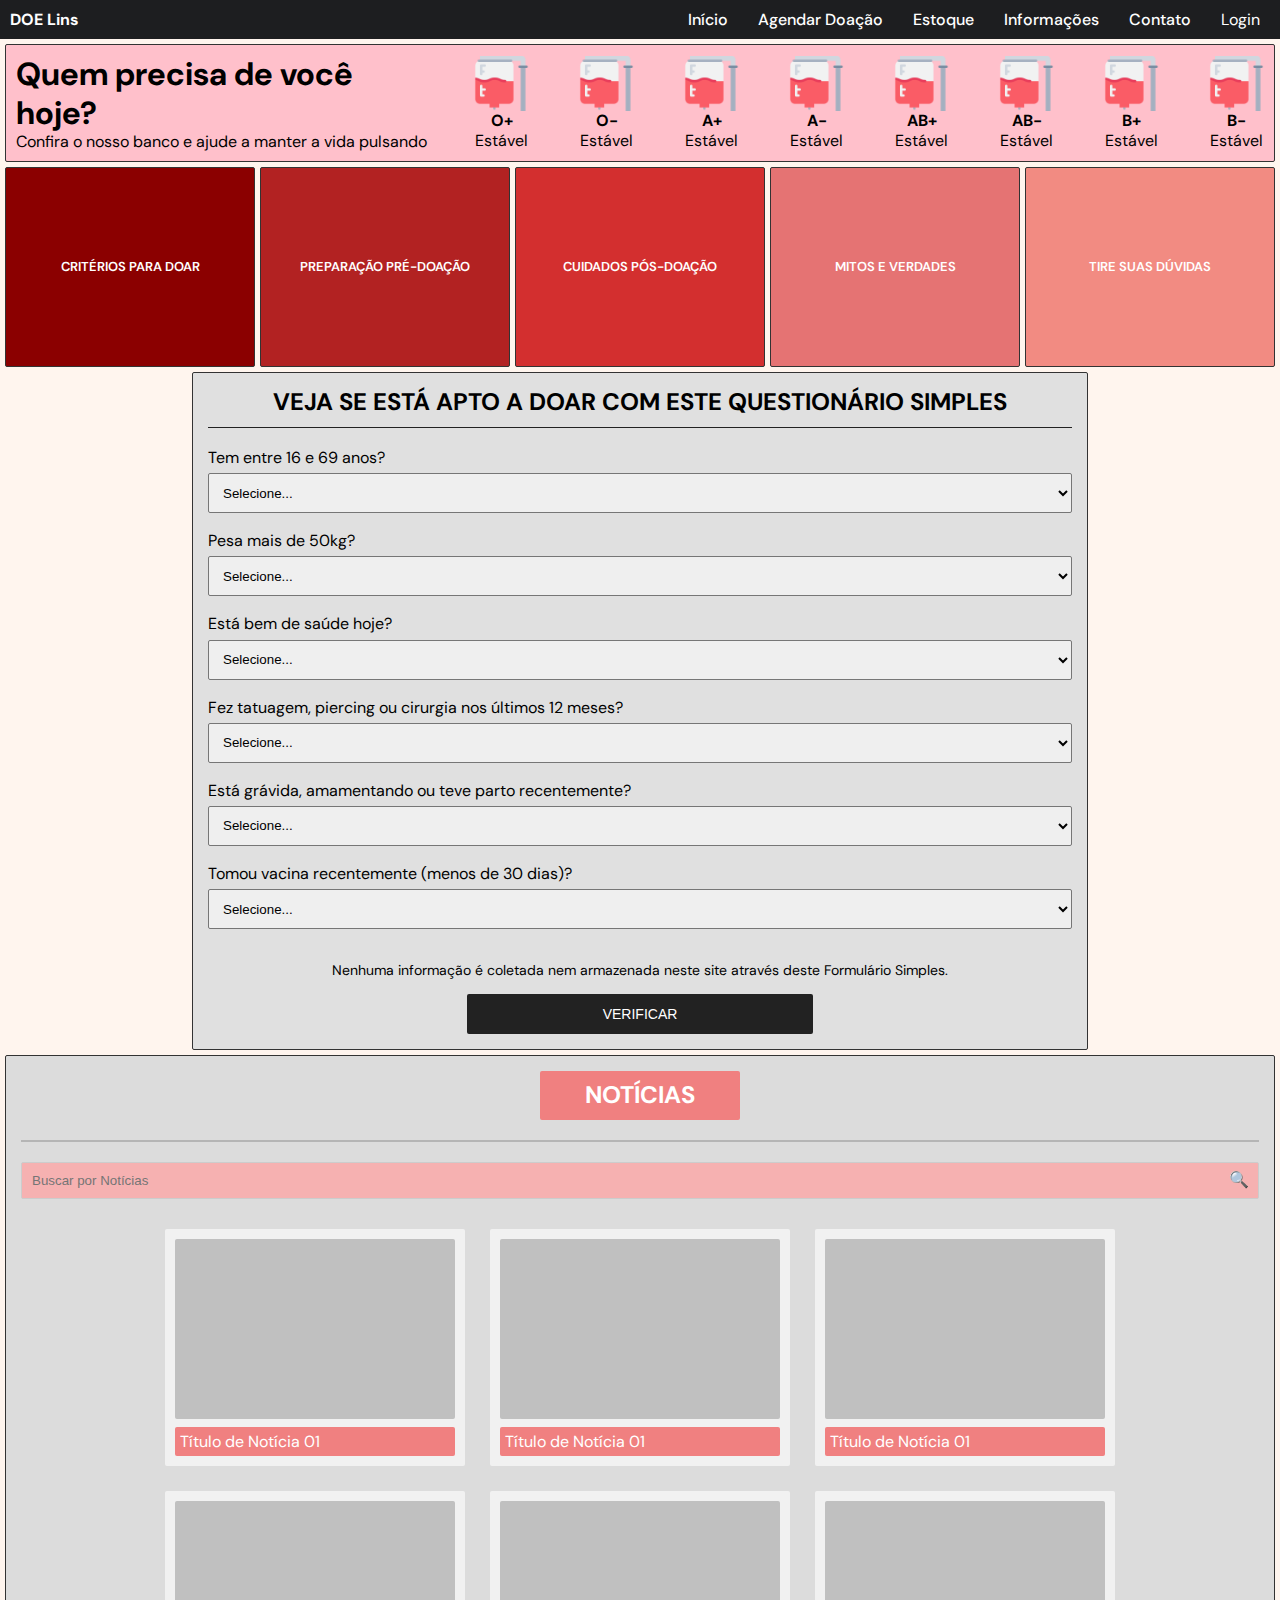
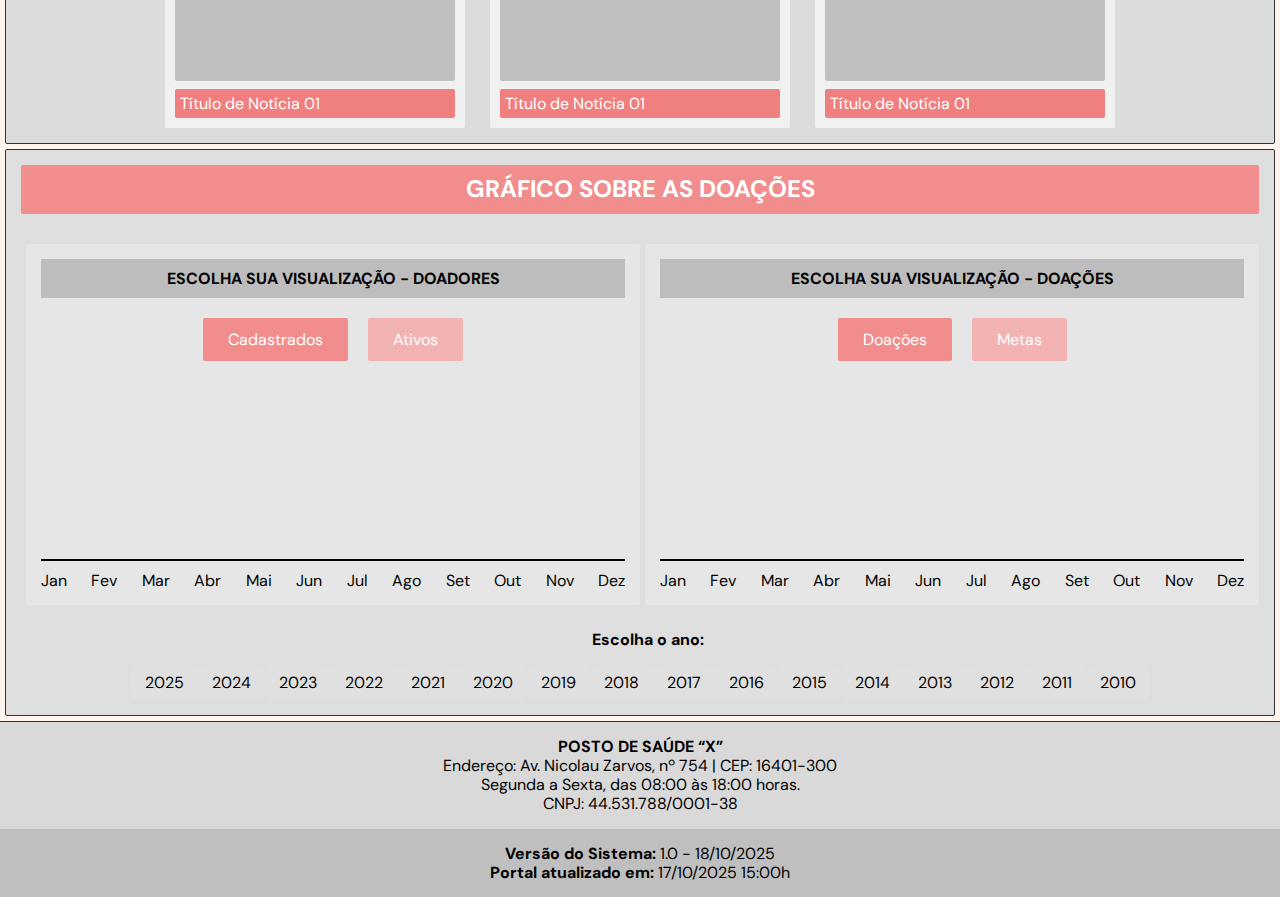
<file: index.html>
<!DOCTYPE html>
<html lang="pt-br">
<head>
    <meta charset="UTF-8">
    <meta name="viewport" content="width=device-width, initial-scale=1.0">
    <title>DOE Lins</title>
    <link rel="stylesheet" href="style.css"/>
    <link rel="preconnect" href="https://fonts.googleapis.com">
    <link rel="preconnect" href="https://fonts.gstatic.com" crossorigin>
    <link href="https://fonts.googleapis.com/css2?family=DM+Sans:ital,opsz,wght@0,9..40,100..1000;1,9..40,100..1000&display=swap" rel="stylesheet">
</head>
<body>
   <header class="header">

    <a href="index.html" class="logo">DOE Lins</a>

    <!-- botão hamburguer -->
    <input type="checkbox" id="menu-toggle" class="menu-toggle">
    <label for="menu-toggle" class="hamburguer">
        <span></span>
        <span></span>
        <span></span>
    </label>

    <nav class="nav">
        <ul class="menu">
            <li><a href="index.html">Início</a></li>
            <li><a href="agendar.html">Agendar Doação</a></li>
            <li><a href="estoque.html">Estoque</a></li>
            <li><a href="informacoes.html">Informações</a></li>
            <li><a href="contato.html">Contato</a></li>

            <!-- Botão de login -->
            <li><label for="login-modal" class="login-btn">Login</label></li>
        </ul>
    </nav>

</header>

<!-- Checkbox que abre modal -->
<input type="checkbox" id="login-modal" class="modal-toggle">

<!-- Checkbox para modo "esqueci a senha" -->
<input type="checkbox" id="recuperar-modal" class="recuperar-toggle">

<div class="modal-login">
    <div class="modal-content">

        <!-- BOTÃO FECHAR -->
        <label for="login-modal" class="fechar-modal">X</label>

        <!-- ================= LOGIN NORMAL ================== -->
        <div class="tela-login">

            <h2>Login</h2>

            <form>

                <label for="tipo-login">Tipo de Acesso:</label>
                <select id="tipo-login" name="tipo-login" class="select-login">
                    <option value="doador">🩸 Doador</option>
                    <option value="recepcionista">🧑‍💼 Recepcionista</option>
                    <option value="enfermeiro">👩‍⚕️ Enfermeiro</option>
                    <option value="admin">🔐 Administrador</option>
                </select>

                <label>Email:</label>
                <input type="email" placeholder="Digite seu email">

                <label>Senha:</label>
                <input type="password" placeholder="Digite sua senha">

            </form>
            <button type="button" class="btn-entrar">
                <a href="doador.html">Entrar</a>
            </button>


            <div class="acoes-extra">
                <label for="recuperar-modal" class="esqueceu">Esqueci minha senha</label>
                <a href="#" class="cadastro">Fazer cadastro</a>
            </div>

        </div>


        <!-- ================= RECUPERAR SENHA ================= -->
        <div class="tela-recuperar">
            <h2>Recuperar Senha</h2>

            <form>
                <label>Digite seu email:</label>
                <input type="email" placeholder="email@exemplo.com">

                <button class="btn-entrar">Enviar código</button>
            </form>

            <label for="recuperar-modal" class="voltar-login">← Voltar ao login</label>
        </div>

    </div>
</div>

<!-- ===== SUB MENU ===== -->

    <div class="sub-menu">
        <div class="area-texto-estoque">
            <h1>Quem precisa de você hoje?</h1>
            <span>Confira o nosso banco e ajude a manter a vida pulsando</span>
        </div>
        <div class="area-icones-estoque-home">
            <div class="icone-estoque">
                <img src="imgs/blood-icon-stock-var1.png" alt="Ícone bolsa de sangue">
                <p>O+</p>
                <span>Estável</span>
            </div>
            <div class="icone-estoque">
                <img src="imgs/blood-icon-stock-var1.png" alt="Ícone bolsa de sangue">
                <p>O-</p>
                <span>Estável</span>
            </div>
            <div class="icone-estoque">
                <img src="imgs/blood-icon-stock-var1.png" alt="Ícone bolsa de sangue">
                <p>A+</p>
                <span>Estável</span>
            </div>
            <div class="icone-estoque">
                <img src="imgs/blood-icon-stock-var1.png" alt="Ícone bolsa de sangue">
                <p>A-</p>
                <span>Estável</span>
            </div>
            <div class="icone-estoque">
                <img src="imgs/blood-icon-stock-var1.png" alt="Ícone bolsa de sangue">
                <p>AB+</p>
                <span>Estável</span>
            </div>
            <div class="icone-estoque">
                <img src="imgs/blood-icon-stock-var1.png" alt="Ícone bolsa de sangue">
                <p>AB-</p>
                <span>Estável</span>
            </div>
            <div class="icone-estoque">
                <img src="imgs/blood-icon-stock-var1.png" alt="Ícone bolsa de sangue">
                <p>B+</p>
                <span>Estável</span>
            </div>
            <div class="icone-estoque">
                <img src="imgs/blood-icon-stock-var1.png" alt="Ícone bolsa de sangue">
                <p>B-</p>
                <span>Estável</span>
            </div>
        </div>
    </div>

    <!-- <br> -->

    <div class="blocos-informativos">

    <a href="criterios.html" class="bloco">CRITÉRIOS PARA DOAR</a>

    <a href="preparacao.html" class="bloco">PREPARAÇÃO PRÉ-DOAÇÃO</a>

    <a href="pos_doacao.html" class="bloco">CUIDADOS PÓS-DOAÇÃO</a>

    <a href="mitos_verdades.html" class="bloco">MITOS E VERDADES</a>

    <a href="tire_duvidas.html" class="bloco">TIRE SUAS DÚVIDAS</a>

</div>


    <!-- <br> -->

<div class="container-simple-form">    
    <div class="formulario-simples">
        <form class="simple-form" action="#" method="post">

            <h2>VEJA SE ESTÁ APTO A DOAR COM ESTE QUESTIONÁRIO SIMPLES</h2>
            <hr>

            <div class="campo">
                <label for="q1">Tem entre 16 e 69 anos?</label>
                <select id="q1" name="q1">
                    <option value="">Selecione...</option>
                    <option value="Sim">Sim</option>
                    <option value="Não">Não</option>
                </select>
            </div>

            <div class="campo">
                <label for="q2">Pesa mais de 50kg?</label>
                <select id="q2" name="q2">
                    <option value="">Selecione...</option>
                    <option value="Sim">Sim</option>
                    <option value="Não">Não</option>
                </select>
            </div>

            <div class="campo">
                <label for="q3">Está bem de saúde hoje?</label>
                <select id="q3" name="q3">
                    <option value="">Selecione...</option>
                    <option value="Sim">Sim</option>
                    <option value="Não">Não</option>
                </select>
            </div>

            <div class="campo">
                <label for="q4">Fez tatuagem, piercing ou cirurgia nos últimos 12 meses?</label>
                <select id="q4" name="q4">
                    <option value="">Selecione...</option>
                    <option value="Sim">Sim</option>
                    <option value="Não">Não</option>
                </select>
            </div>

            <div class="campo">
                <label for="q5">Está grávida, amamentando ou teve parto recentemente?</label>
                <select id="q5" name="q5">
                    <option value="">Selecione...</option>
                    <option value="Sim">Sim</option>
                    <option value="Não">Não</option>
                </select>
            </div>

            <div class="campo">
                <label for="q6">Tomou vacina recentemente (menos de 30 dias)?</label>
                <select id="q6" name="q6">
                    <option value="">Selecione...</option>
                    <option value="Sim">Sim</option>
                    <option value="Não">Não</option>
                </select>
            </div>

            <p class="aviso">Nenhuma informação é coletada nem armazenada neste site através deste Formulário Simples.</p>

            <button type="submit" class="botao-verificar">VERIFICAR</button>

        </form>
    </div>
</div>

<!-- <br> -->

<div class="noticias-container">
    
    <h2 class="titulo-noticias">NOTÍCIAS</h2>
    <hr class="linha-topo">

    <div class="barra-busca">
        <input type="text" placeholder="Buscar por Notícias">
        <span class="icone-busca">🔍</span>
    </div>

    <div class="grid-noticias">

        <div class="card">
            <div class="imagem-fake"></div>
            <div class="titulo-card">Título de Notícia 01</div>
        </div>

        <div class="card">
            <div class="imagem-fake"></div>
            <div class="titulo-card">Título de Notícia 01</div>
        </div>

        <div class="card">
            <div class="imagem-fake"></div>
            <div class="titulo-card">Título de Notícia 01</div>
        </div>

        <div class="card">
            <div class="imagem-fake"></div>
            <div class="titulo-card">Título de Notícia 01</div>
        </div>

        <div class="card">
            <div class="imagem-fake"></div>
            <div class="titulo-card">Título de Notícia 01</div>
        </div>

        <div class="card">
            <div class="imagem-fake"></div>
            <div class="titulo-card">Título de Notícia 01</div>
        </div>

    </div>

</div>

<!-- <br> -->

<div class="grafico-wrapper">

    <!-- Título -->
    <h2 class="titulo-secao">GRÁFICO SOBRE AS DOAÇÕES</h2>
    <hr class="linha-divisoria">

    <!-- BLOCO 1 -->
    <div class="bloco-grafico" id="bloco-grafico1">

        <div class="cabecalho-bloco">ESCOLHA SUA VISUALIZAÇÃO - DOADORES</div>

        <div class="abas">
            <div class="aba ativa">Cadastrados</div>
            <div class="aba">Ativos</div>
        </div>

        <div class="grafico-barras">
            <div class="barra h-75"></div>
            <div class="barra h-45"></div>
            <div class="barra h-65"></div>
            <div class="barra h-20"></div>
            <div class="barra h-40"></div>
            <div class="barra h-55"></div>
            <div class="barra h-70"></div>
            <div class="barra h-80"></div>
            <div class="barra h-60"></div>
            <div class="barra h-72"></div>
        </div>

        <div class="meses">
            <span>Jan</span><span>Fev</span><span>Mar</span><span>Abr</span>
            <span>Mai</span><span>Jun</span><span>Jul</span><span>Ago</span>
            <span>Set</span><span>Out</span><span>Nov</span><span>Dez</span>
        </div>

    </div>

    <!-- BLOCO 2 -->
    <div class="bloco-grafico" id="bloco-grafico2">

        <div class="cabecalho-bloco">ESCOLHA SUA VISUALIZAÇÃO - DOAÇÕES</div>

        <div class="abas">
            <div class="aba ativa">Doações</div>
            <div class="aba">Metas</div>
        </div>

        <div class="grafico-barras">
            <div class="barra h-75"></div>
            <div class="barra h-45"></div>
            <div class="barra h-65"></div>
            <div class="barra h-20"></div>
            <div class="barra h-40"></div>
            <div class="barra h-55"></div>
            <div class="barra h-70"></div>
            <div class="barra h-80"></div>
            <div class="barra h-60"></div>
            <div class="barra h-72"></div>
        </div>

        <div class="meses">
            <span>Jan</span><span>Fev</span><span>Mar</span><span>Abr</span>
            <span>Mai</span><span>Jun</span><span>Jul</span><span>Ago</span>
            <span>Set</span><span>Out</span><span>Nov</span><span>Dez</span>
        </div>

    </div>

    <!-- SELEÇÃO DE ANO -->
    <div class="anos-label">Escolha o ano:</div>

    <div class="anos">
        <span class="ano ativo">2025</span>
        <span class="ano">2024</span>
        <span class="ano">2023</span>
        <span class="ano">2022</span>
        <span class="ano">2021</span>
        <span class="ano">2020</span>
        <span class="ano">2019</span>
        <span class="ano">2018</span>
        <span class="ano">2017</span>
        <span class="ano">2016</span>
        <span class="ano">2015</span>
        <span class="ano">2014</span>
        <span class="ano">2013</span>
        <span class="ano">2012</span>
        <span class="ano">2011</span>
        <span class="ano">2010</span>
    </div>

</div>

<!-- <br> -->

<footer class="rodape">
    <div class="info-posto">
        <strong>POSTO DE SAÚDE “X”</strong><br>
        Endereço: Av. Nicolau Zarvos, nº 754 | CEP: 16401-300<br>
        Segunda a Sexta, das 08:00 às 18:00 horas.<br>
        CNPJ: 44.531.788/0001-38
    </div>

    <div class="info-sistema">
        <strong>Versão do Sistema:</strong> 1.0 - 18/10/2025<br>
        <strong>Portal atualizado em:</strong> 17/10/2025 15:00h
    </div>
</footer>

</body>
</html>
</file>
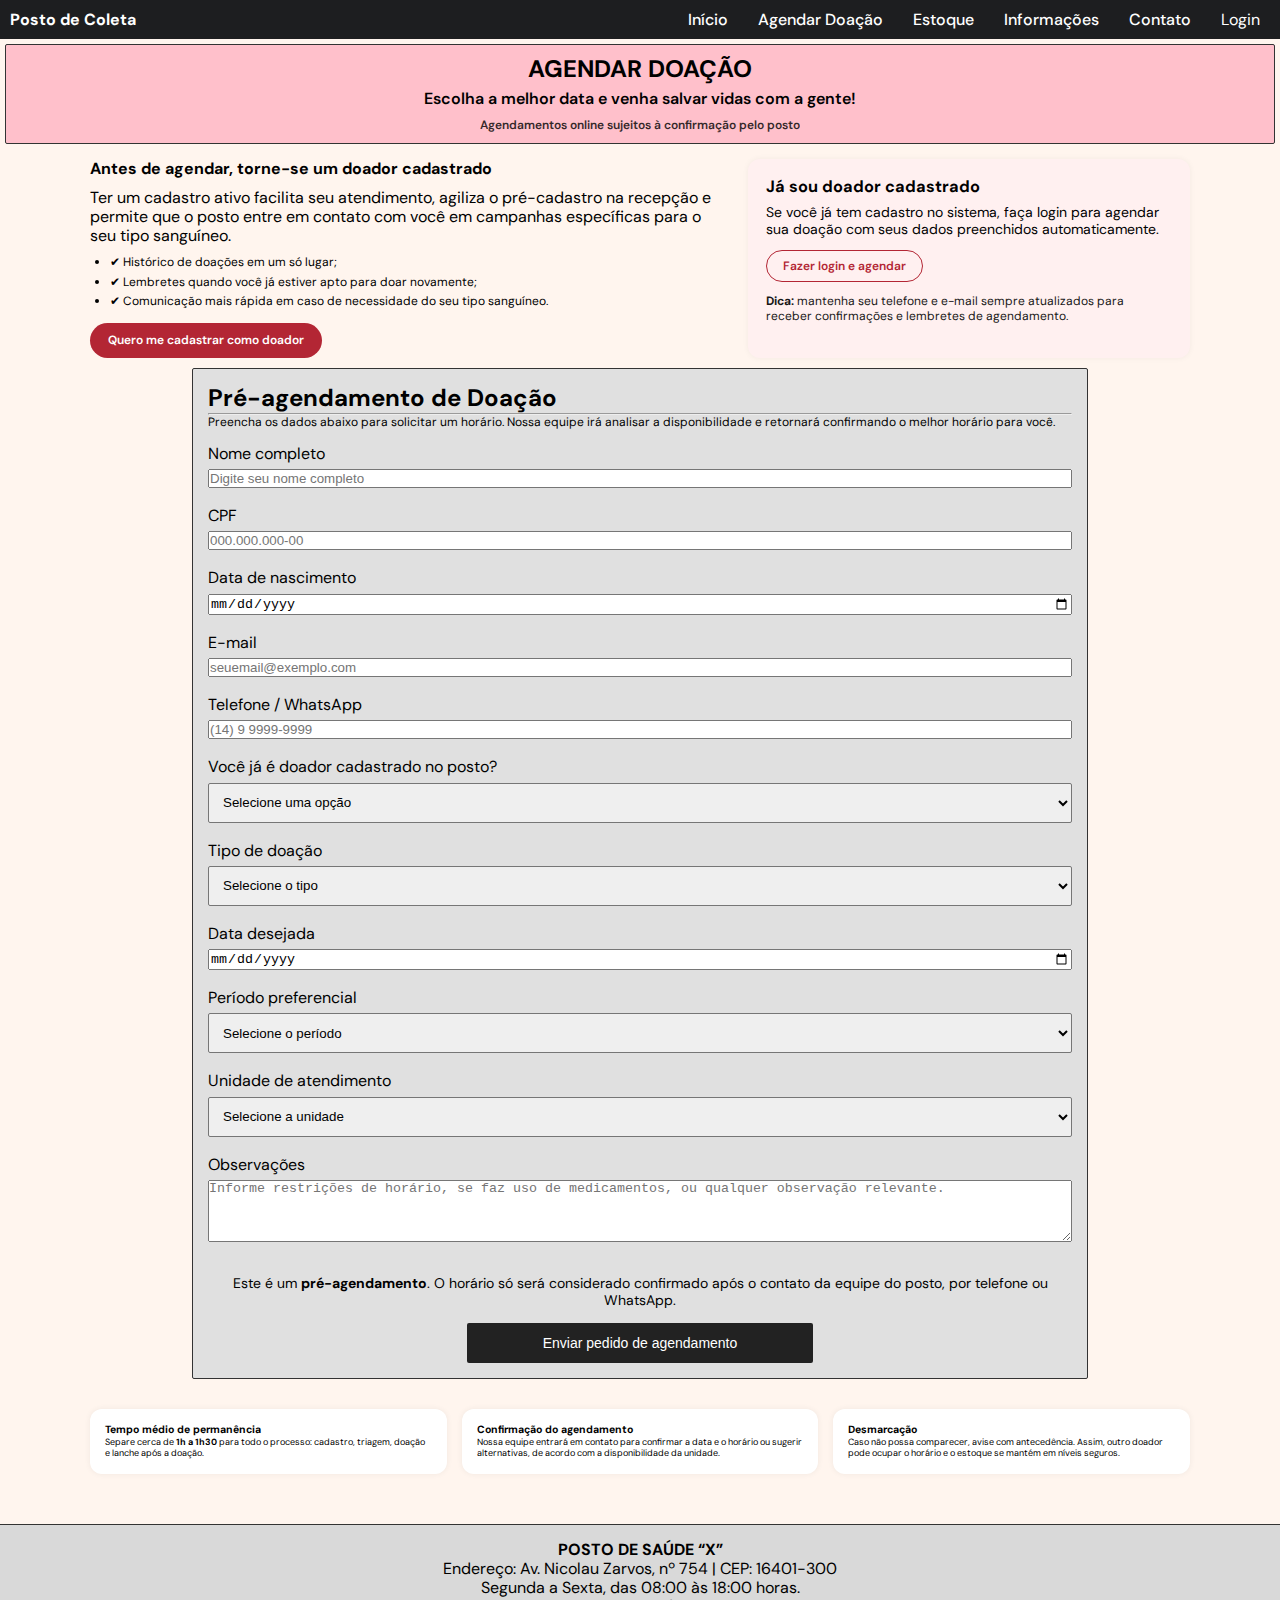
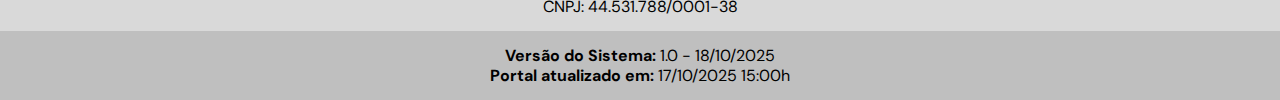
<file: agendar.html>
<!DOCTYPE html>
<html lang="pt-br">
<head>
    <meta charset="UTF-8">
    <meta name="viewport" content="width=device-width, initial-scale=1.0">
    <title>Agendar Doação - DOE Lins</title>

    <link rel="stylesheet" href="style.css"/>
    <link rel="preconnect" href="https://fonts.googleapis.com">
    <link rel="preconnect" href="https://fonts.gstatic.com" crossorigin>
    <link href="https://fonts.googleapis.com/css2?family=DM+Sans:ital,opsz,wght@0,9..40,100..1000;1,9..40,100..1000&display=swap" rel="stylesheet">
</head>
<body>

<!-- CHECKBOXES DO MODAL (LOGIN) -->
<input type="checkbox" id="login-modal" class="modal-toggle">
<input type="checkbox" id="recuperar-modal" class="recuperar-toggle">

<!-- HEADER -->
<header class="header">

    <a href="index.html" class="logo">Posto de Coleta</a>

    <!-- botão hamburguer -->
    <input type="checkbox" id="menu-toggle" class="menu-toggle">
    <label for="menu-toggle" class="hamburguer">
        <span></span>
        <span></span>
        <span></span>
    </label>

    <nav class="nav">
        <ul class="menu">
            <li><a href="index.html">Início</a></li>
            <li><a href="agendar.html" class="ativo">Agendar Doação</a></li>
            <li><a href="estoque.html">Estoque</a></li>
            <li><a href="informacoes.html">Informações</a></li>
            <li><a href="contato.html">Contato</a></li>
            <li><label for="login-modal" class="login-btn">Login</label></li>
        </ul>
    </nav>

</header>

<!-- MODAL LOGIN -->
<div class="modal-login">
    <div class="modal-content">

        <!-- FECHAR -->
        <label for="login-modal" class="fechar-modal">&times;</label>

        <!-- TELA DE LOGIN -->
        <div class="tela-login">
            <h2>Área do Doador</h2>

            <form>
                <label for="tipo-login">Tipo de Acesso:</label>
                <select id="tipo-login" name="tipo-login" class="select-login">
                    <option value="doador">🩸 Doador</option>
                    <option value="recepcionista">🧑‍💼 Recepcionista</option>
                    <option value="enfermeiro">👩‍⚕️ Enfermeiro</option>
                    <option value="admin">🔐 Administrador</option>
                </select>

                <label for="email-login">E-mail:</label>
                <input id="email-login" type="email" placeholder="Digite seu e-mail">

                <label for="senha-login">Senha:</label>
                <input id="senha-login" type="password" placeholder="Digite sua senha">

                <button type="button" class="btn-entrar">Entrar</button>
            </form>

            <div class="acoes-extra">
                <label for="recuperar-modal" class="esqueceu">Esqueci minha senha</label>
                <a href="cadastro.html" class="cadastro">Ainda não tenho cadastro</a>
            </div>
        </div>

        <!-- TELA DE RECUPERAR -->
        <div class="tela-recuperar">
            <h2>Recuperar Senha</h2>
            <form>
                <label for="email-recuperar">Digite seu e-mail cadastrado:</label>
                <input id="email-recuperar" type="email" placeholder="email@exemplo.com">
                <button type="button" class="btn-entrar">Enviar link de recuperação</button>
            </form>

            <label for="recuperar-modal" class="voltar-login">← Voltar ao login</label>
        </div>

    </div>
</div>

<!-- FAIXA SUPERIOR -->
<section class="sub-menu-"> 
    <div class="area-texto-agendar"> <!-- Criei uma nova classe porque estava aplicando o "none" na área-texto-estoque no mobile -->
        <h2>AGENDAR DOAÇÃO</h2> <!--mudei de h1 para h2-->
        <span>Escolha a melhor data e venha salvar vidas com a gente!</span>
        <p class="ultima-atualizacao"> 
            Agendamentos online sujeitos à confirmação pelo posto <!--reduzi o texto para caber melhor no layout mobile-->
        </p>
    </div>
</section>

<main>

    <!-- BLOCO 1 - CHAMADA PARA CADASTRO -->
    <section class="agendar-intro">

        <div class="agendar-texto">
            <h2>Antes de agendar, torne-se um doador cadastrado</h2>
            <p>
                Ter um cadastro ativo facilita seu atendimento, agiliza o pré-cadastro na recepção
                e permite que o posto entre em contato com você em campanhas específicas para o seu tipo sanguíneo.
            </p>

            <ul class="lista-beneficios-cadastro">
                <li>✔ Histórico de doações em um só lugar;</li>
                <li>✔ Lembretes quando você já estiver apto para doar novamente;</li>
                <li>✔ Comunicação mais rápida em caso de necessidade do seu tipo sanguíneo.</li>
            </ul>

            <a href="cadastro.html" class="botao-destaque">
                Quero me cadastrar como doador
            </a>
        </div>

        <div class="agendar-card-login">
            <h3>Já sou doador cadastrado</h3>
            <p>
                Se você já tem cadastro no sistema, faça login para agendar sua doação com seus dados
                preenchidos automaticamente.
            </p>
            <label for="login-modal" class="botao-secundario">
                Fazer login e agendar
            </label>

            <div class="agendar-informacao-extra">
                <strong>Dica:</strong> mantenha seu telefone e e-mail sempre atualizados para receber
                confirmações e lembretes de agendamento.
            </div>
        </div>

    </section>

    <!-- BLOCO 2 - FORMULÁRIO DE PRÉ-AGENDAMENTO -->
    <section class="container-simple-form agendar-form-wrapper">

        <div class="formulario-simples">
            <h2>Pré-agendamento de Doação</h2>
            <hr>

            <p class="texto-explicativo-agendar">
                Preencha os dados abaixo para solicitar um horário. Nossa equipe irá analisar a disponibilidade
                e retornará confirmando o melhor horário para você.
            </p>

            <form class="simple-form">

                <div class="campo">
                    <label for="nome">Nome completo</label>
                    <input type="text" id="nome" name="nome" placeholder="Digite seu nome completo">
                </div>

                <div class="campo">
                    <label for="cpf">CPF</label>
                    <input type="text" id="cpf" name="cpf" placeholder="000.000.000-00">
                </div>

                <div class="campo">
                    <label for="nascimento">Data de nascimento</label>
                    <input type="date" id="nascimento" name="nascimento">
                </div>

                <div class="campo">
                    <label for="email">E-mail</label>
                    <input type="email" id="email" name="email" placeholder="seuemail@exemplo.com">
                </div>

                <div class="campo">
                    <label for="telefone">Telefone / WhatsApp</label>
                    <input type="tel" id="telefone" name="telefone" placeholder="(14) 9 9999-9999">
                </div>

                <div class="campo">
                    <label for="ja-cadastrado">Você já é doador cadastrado no posto?</label>
                    <select id="ja-cadastrado" name="ja-cadastrado">
                        <option value="">Selecione uma opção</option>
                        <option value="sim">Sim, já sou cadastrado</option>
                        <option value="nao">Ainda não, será meu primeiro cadastro</option>
                    </select>
                </div>

                <div class="campo">
                    <label for="tipo-doacao">Tipo de doação</label>
                    <select id="tipo-doacao" name="tipo-doacao">
                        <option value="">Selecione o tipo</option>
                        <option value="sangue-total">Sangue total</option>
                        <option value="plaquetas">Plaquetas</option>
                        <option value="plasma">Plasma</option>
                    </select>
                </div>

                <div class="campo">
                    <label for="data-desejada">Data desejada</label>
                    <input type="date" id="data-desejada" name="data-desejada">
                </div>

                <div class="campo">
                    <label for="periodo">Período preferencial</label>
                    <select id="periodo" name="periodo">
                        <option value="">Selecione o período</option>
                        <option value="manha">Manhã</option>
                        <option value="tarde">Tarde</option>
                    </select>
                </div>

                <div class="campo">
                    <label for="unidade">Unidade de atendimento</label>
                    <select id="unidade" name="unidade">
                        <option value="">Selecione a unidade</option>
                        <option value="central">Posto Central</option>
                        <option value="zona-norte">Unidade Zona Norte</option>
                        <option value="zona-sul">Unidade Zona Sul</option>
                    </select>
                </div>

                <div class="campo">
                    <label for="observacoes">Observações</label>
                    <textarea id="observacoes" name="observacoes" rows="4"
                              placeholder="Informe restrições de horário, se faz uso de medicamentos, ou qualquer observação relevante."></textarea>
                </div>

                <p class="aviso">
                    Este é um <strong>pré-agendamento</strong>. O horário só será considerado confirmado após o contato da equipe
                    do posto, por telefone ou WhatsApp.
                </p>

                <button type="submit" class="botao-verificar">
                    Enviar pedido de agendamento
                </button>

            </form>
        </div>

    </section>

    <!-- BLOCO 3 - INFORMAÇÕES RÁPIDAS -->
    <section class="agendar-info-extra">

        <div class="agendar-card pequeno">
            <h3>Tempo médio de permanência</h3>
            <p>
                Separe cerca de <strong>1h a 1h30</strong> para todo o processo: cadastro, triagem, doação
                e lanche após a doação.
            </p>
        </div>

        <div class="agendar-card pequeno">
            <h3>Confirmação do agendamento</h3>
            <p>
                Nossa equipe entrará em contato para confirmar a data e o horário ou sugerir alternativas,
                de acordo com a disponibilidade da unidade.
            </p>
        </div>

        <div class="agendar-card pequeno">
            <h3>Desmarcação</h3>
            <p>
                Caso não possa comparecer, avise com antecedência. Assim, outro doador pode ocupar o horário
                e o estoque se mantém em níveis seguros.
            </p>
        </div>

    </section>

</main>

<!-- RODAPÉ -->
<footer class="rodape">
    <div class="info-posto">
        <strong>POSTO DE SAÚDE “X”</strong><br>
        Endereço: Av. Nicolau Zarvos, nº 754 | CEP: 16401-300<br>
        Segunda a Sexta, das 08:00 às 18:00 horas.<br>
        CNPJ: 44.531.788/0001-38
    </div>

    <div class="info-sistema">
        <strong>Versão do Sistema:</strong> 1.0 - 18/10/2025<br>
        <strong>Portal atualizado em:</strong> 17/10/2025 15:00h
    </div>
</footer>

</body>
</html>
</file>
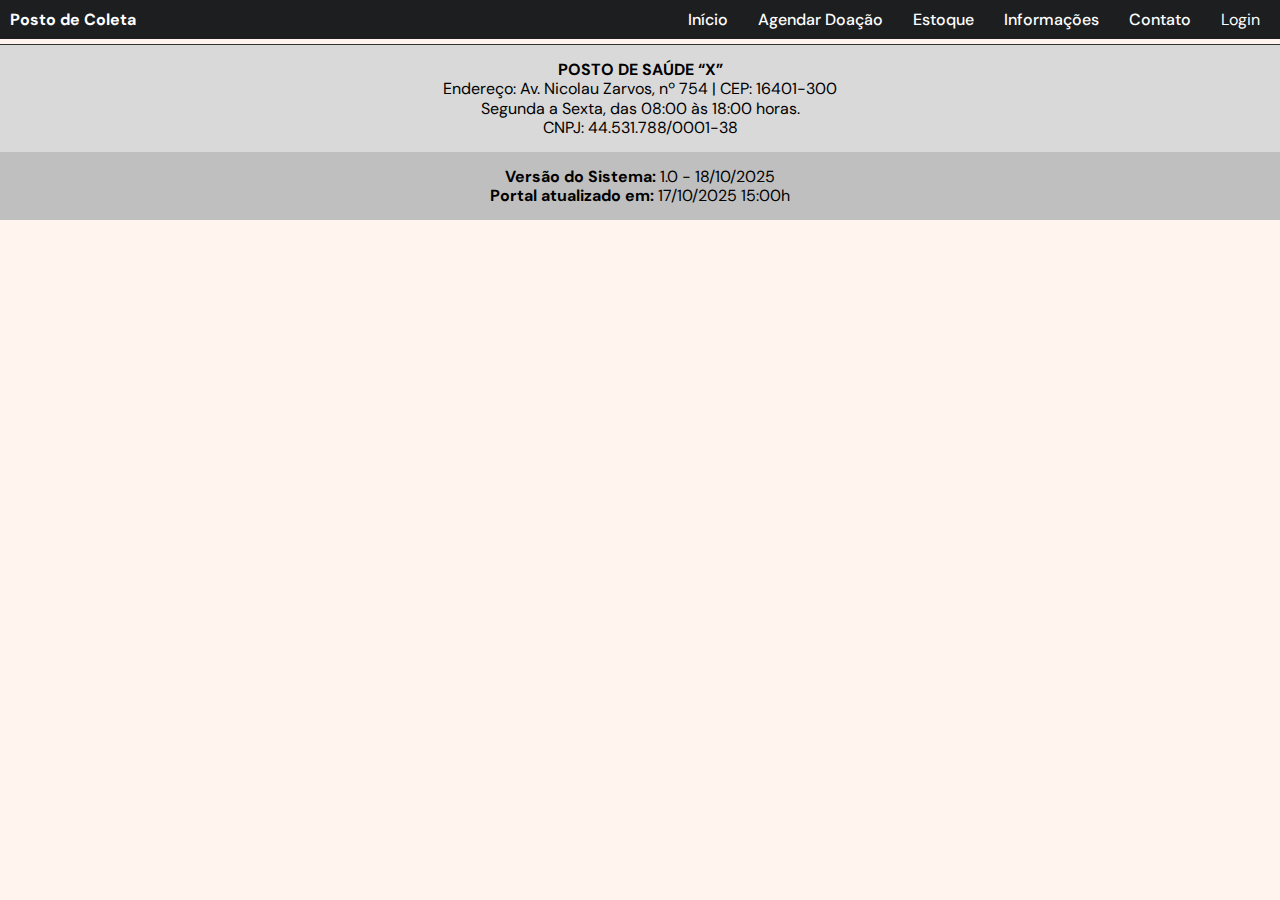
<file: base.html>
<!DOCTYPE html>
<html lang="pt-br">
<head>
    <meta charset="UTF-8">
    <meta name="viewport" content="width=device-width, initial-scale=1.0">
    <title>Document</title>
    <link rel="stylesheet" href="style.css"/>
    <link rel="preconnect" href="https://fonts.googleapis.com">
    <link rel="preconnect" href="https://fonts.gstatic.com" crossorigin>
    <link href="https://fonts.googleapis.com/css2?family=DM+Sans:ital,opsz,wght@0,9..40,100..1000;1,9..40,100..1000&display=swap" rel="stylesheet">
</head>
<body>
   <header class="header">

    <a href="/" class="logo">Posto de Coleta</a>

    <!-- botão hamburguer -->
    <input type="checkbox" id="menu-toggle" class="menu-toggle">
    <label for="menu-toggle" class="hamburguer">
        <span></span>
        <span></span>
        <span></span>
    </label>

    <nav class="nav">
        <ul class="menu">
            <li><a href="/">Início</a></li>
            <li><a href="/">Agendar Doação</a></li>
            <li><a href="/">Estoque</a></li>
            <li><a href="/">Informações</a></li>
            <li><a href="/">Contato</a></li>

            <!-- Botão de login -->
            <li><label for="login-modal" class="login-btn">Login</label></li>
        </ul>
    </nav>

</header>

<!-- Checkbox que abre modal -->
<input type="checkbox" id="login-modal" class="modal-toggle">

<!-- Checkbox para modo "esqueci a senha" -->
<input type="checkbox" id="recuperar-modal" class="recuperar-toggle">

<div class="modal-login">
    <div class="modal-content">

        <!-- BOTÃO FECHAR -->
        <label for="login-modal" class="fechar-modal">X</label>

        <!-- ================= LOGIN NORMAL ================== -->
        <div class="tela-login">

            <h2>Login</h2>

            <form>

                <label for="tipo-login">Tipo de Acesso:</label>
                <select id="tipo-login" name="tipo-login" class="select-login">
                    <option value="doador">🩸 Doador</option>
                    <option value="recepcionista">🧑‍💼 Recepcionista</option>
                    <option value="enfermeiro">👩‍⚕️ Enfermeiro</option>
                    <option value="admin">🔐 Administrador</option>
                </select>

                <label>Email:</label>
                <input type="email" placeholder="Digite seu email">

                <label>Senha:</label>
                <input type="password" placeholder="Digite sua senha">

                <button class="btn-entrar">Entrar</button>
            </form>

            <div class="acoes-extra">
                <label for="recuperar-modal" class="esqueceu">Esqueci minha senha</label>
                <a href="#" class="cadastro">Fazer cadastro</a>
            </div>

        </div>


        <!-- ================= RECUPERAR SENHA ================= -->
        <div class="tela-recuperar">
            <h2>Recuperar Senha</h2>

            <form>
                <label>Digite seu email:</label>
                <input type="email" placeholder="email@exemplo.com">

                <button class="btn-entrar">Enviar código</button>
            </form>

            <label for="recuperar-modal" class="voltar-login">← Voltar ao login</label>
        </div>

    </div>
</div>


    

<footer class="rodape">
    <div class="info-posto">
        <strong>POSTO DE SAÚDE “X”</strong><br>
        Endereço: Av. Nicolau Zarvos, nº 754 | CEP: 16401-300<br>
        Segunda a Sexta, das 08:00 às 18:00 horas.<br>
        CNPJ: 44.531.788/0001-38
    </div>

    <div class="info-sistema">
        <strong>Versão do Sistema:</strong> 1.0 - 18/10/2025<br>
        <strong>Portal atualizado em:</strong> 17/10/2025 15:00h
    </div>
</footer>

</body>
</html>
</file>
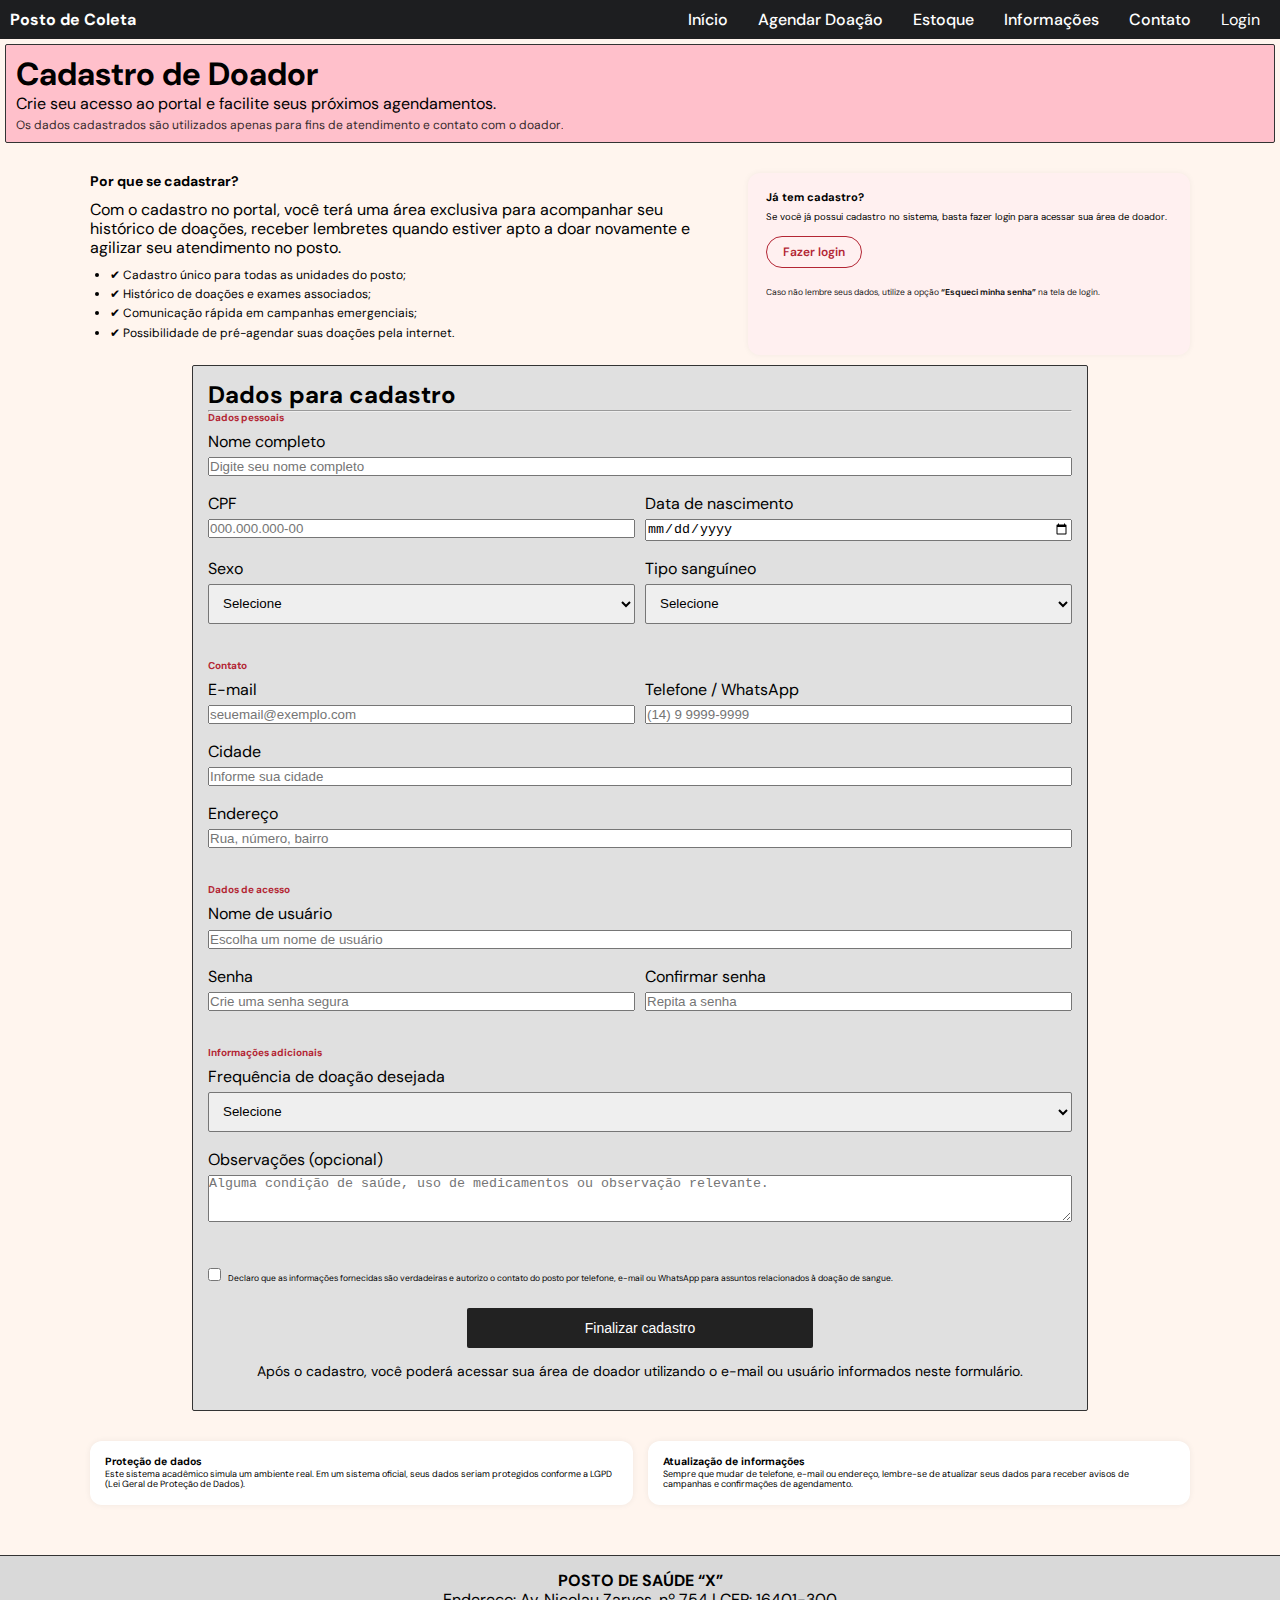
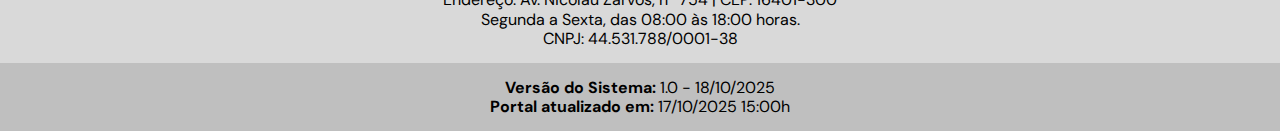
<file: cadastro.html>
<!DOCTYPE html>
<html lang="pt-br">
<head>
    <meta charset="UTF-8">
    <meta name="viewport" content="width=device-width, initial-scale=1.0">
    <title>Cadastro de Doador - DOE Lins</title>

    <link rel="stylesheet" href="style.css"/>
    <link rel="preconnect" href="https://fonts.googleapis.com">
    <link rel="preconnect" href="https://fonts.gstatic.com" crossorigin>
    <link href="https://fonts.googleapis.com/css2?family=DM+Sans:ital,opsz,wght@0,9..40,100..1000;1,9..40,100..1000&display=swap" rel="stylesheet">
</head>
<body>

<!-- CHECKBOXES DO MODAL (LOGIN) -->
<input type="checkbox" id="login-modal" class="modal-toggle">
<input type="checkbox" id="recuperar-modal" class="recuperar-toggle">

<!-- HEADER -->
<header class="header">

    <a href="index.html" class="logo">Posto de Coleta</a>

    <!-- botão hamburguer -->
    <input type="checkbox" id="menu-toggle" class="menu-toggle">
    <label for="menu-toggle" class="hamburguer">
        <span></span>
        <span></span>
        <span></span>
    </label>

    <nav class="nav">
        <ul class="menu">
            <li><a href="index.html">Início</a></li>
            <li><a href="agendar.html">Agendar Doação</a></li>
            <li><a href="estoque.html">Estoque</a></li>
            <li><a href="informacoes.html">Informações</a></li>
            <li><a href="contato.html">Contato</a></li>
            <li><label for="login-modal" class="login-btn">Login</label></li>
        </ul>
    </nav>

</header>

<!-- MODAL LOGIN -->
<div class="modal-login">
    <div class="modal-content">

        <!-- FECHAR -->
        <label for="login-modal" class="fechar-modal">&times;</label>

        <!-- TELA DE LOGIN -->
        <div class="tela-login">
            <h2>Área do Doador</h2>

            <form>
                <label for="tipo-login">Tipo de Acesso:</label>
                <select id="tipo-login" name="tipo-login" class="select-login">
                    <option value="doador">🩸 Doador</option>
                    <option value="recepcionista">🧑‍💼 Recepcionista</option>
                    <option value="enfermeiro">👩‍⚕️ Enfermeiro</option>
                    <option value="admin">🔐 Administrador</option>
                </select>

                <label for="email-login">E-mail:</label>
                <input id="email-login" type="email" placeholder="Digite seu e-mail">

                <label for="senha-login">Senha:</label>
                <input id="senha-login" type="password" placeholder="Digite sua senha">

                <button type="button" class="btn-entrar">Entrar</button>
            </form>

            <div class="acoes-extra">
                <label for="recuperar-modal" class="esqueceu">Esqueci minha senha</label>
                <a href="cadastro.html" class="cadastro">Ainda não tenho cadastro</a>
            </div>
        </div>

        <!-- TELA DE RECUPERAR -->
        <div class="tela-recuperar">
            <h2>Recuperar Senha</h2>
            <form>
                <label for="email-recuperar">Digite seu e-mail cadastrado:</label>
                <input id="email-recuperar" type="email" placeholder="email@exemplo.com">
                <button type="button" class="btn-entrar">Enviar link de recuperação</button>
            </form>

            <label for="recuperar-modal" class="voltar-login">← Voltar ao login</label>
        </div>

    </div>
</div>

<!-- FAIXA SUPERIOR -->
<section class="sub-menu">
    <div class="area-texto-estoque">
        <h1>Cadastro de Doador</h1>
        <span>Crie seu acesso ao portal e facilite seus próximos agendamentos.</span>
        <p class="ultima-atualizacao">
            Os dados cadastrados são utilizados apenas para fins de atendimento e contato com o doador.
        </p>
    </div>
</section>

<main>

    <!-- BLOCO 1 – TEXTO INTRODUÇÃO + VANTAGENS -->
    <section class="cadastro-intro">

        <div class="cadastro-texto">
            <h2>Por que se cadastrar?</h2>
            <p>
                Com o cadastro no portal, você terá uma área exclusiva para acompanhar seu histórico de doações,
                receber lembretes quando estiver apto a doar novamente e agilizar seu atendimento no posto.
            </p>

            <ul class="lista-beneficios-cadastro">
                <li>✔ Cadastro único para todas as unidades do posto;</li>
                <li>✔ Histórico de doações e exames associados;</li>
                <li>✔ Comunicação rápida em campanhas emergenciais;</li>
                <li>✔ Possibilidade de pré-agendar suas doações pela internet.</li>
            </ul>
        </div>

        <div class="cadastro-card-info">
            <h3>Já tem cadastro?</h3>
            <p>
                Se você já possui cadastro no sistema, basta fazer login para acessar sua área de doador.
            </p>
            <label for="login-modal" class="botao-secundario">
                Fazer login
            </label>
            <p class="cadastro-aviso-pequeno">
                Caso não lembre seus dados, utilize a opção
                <strong>“Esqueci minha senha”</strong> na tela de login.
            </p>
        </div>

    </section>

    <!-- BLOCO 2 – FORMULÁRIO DE CADASTRO -->
    <section class="container-simple-form cadastro-form-wrapper">

        <div class="formulario-simples">
            <h2>Dados para cadastro</h2>
            <hr>

            <form class="simple-form">

                <!-- Dados pessoais -->
                <div class="grupo-campos">
                    <h3>Dados pessoais</h3>

                    <div class="campo">
                        <label for="nome-completo">Nome completo</label>
                        <input type="text" id="nome-completo" name="nome-completo" placeholder="Digite seu nome completo">
                    </div>

                    <div class="campo-duplo">
                        <div class="campo">
                            <label for="cpf">CPF</label>
                            <input type="text" id="cpf" name="cpf" placeholder="000.000.000-00">
                        </div>
                        <div class="campo">
                            <label for="nascimento">Data de nascimento</label>
                            <input type="date" id="nascimento" name="nascimento">
                        </div>
                    </div>

                    <div class="campo-duplo">
                        <div class="campo">
                            <label for="sexo">Sexo</label>
                            <select id="sexo" name="sexo">
                                <option value="">Selecione</option>
                                <option value="feminino">Feminino</option>
                                <option value="masculino">Masculino</option>
                                <option value="outro">Outro / Prefiro não informar</option>
                            </select>
                        </div>
                        <div class="campo">
                            <label for="tipo-sanguineo">Tipo sanguíneo</label>
                            <select id="tipo-sanguineo" name="tipo-sanguineo">
                                <option value="">Selecione</option>
                                <option value="O+">O+</option>
                                <option value="O-">O-</option>
                                <option value="A+">A+</option>
                                <option value="A-">A-</option>
                                <option value="B+">B+</option>
                                <option value="B-">B-</option>
                                <option value="AB+">AB+</option>
                                <option value="AB-">AB-</option>
                                <option value="nao-sei">Não sei</option>
                            </select>
                        </div>
                    </div>
                </div>

                <!-- Contato -->
                <div class="grupo-campos">
                    <h3>Contato</h3>

                    <div class="campo-duplo">
                        <div class="campo">
                            <label for="email">E-mail</label>
                            <input type="email" id="email" name="email" placeholder="seuemail@exemplo.com">
                        </div>
                        <div class="campo">
                            <label for="telefone">Telefone / WhatsApp</label>
                            <input type="tel" id="telefone" name="telefone" placeholder="(14) 9 9999-9999">
                        </div>
                    </div>

                    <div class="campo">
                        <label for="cidade">Cidade</label>
                        <input type="text" id="cidade" name="cidade" placeholder="Informe sua cidade">
                    </div>

                    <div class="campo">
                        <label for="endereco">Endereço</label>
                        <input type="text" id="endereco" name="endereco" placeholder="Rua, número, bairro">
                    </div>
                </div>

                <!-- Acesso ao sistema -->
                <div class="grupo-campos">
                    <h3>Dados de acesso</h3>

                    <div class="campo">
                        <label for="usuario">Nome de usuário</label>
                        <input type="text" id="usuario" name="usuario" placeholder="Escolha um nome de usuário">
                    </div>

                    <div class="campo-duplo">
                        <div class="campo">
                            <label for="senha">Senha</label>
                            <input type="password" id="senha" name="senha" placeholder="Crie uma senha segura">
                        </div>
                        <div class="campo">
                            <label for="senha-confirmar">Confirmar senha</label>
                            <input type="password" id="senha-confirmar" name="senha-confirmar" placeholder="Repita a senha">
                        </div>
                    </div>
                </div>

                <!-- Informações adicionais -->
                <div class="grupo-campos">
                    <h3>Informações adicionais</h3>

                    <div class="campo">
                        <label for="frequencia">Frequência de doação desejada</label>
                        <select id="frequencia" name="frequencia">
                            <option value="">Selecione</option>
                            <option value="sempre-que-possivel">Sempre que possível</option>
                            <option value="a-cada-3-meses">A cada 3 meses</option>
                            <option value="campanhas-especiais">Somente em campanhas especiais</option>
                        </select>
                    </div>

                    <div class="campo">
                        <label for="observacoes">Observações (opcional)</label>
                        <textarea id="observacoes" name="observacoes" rows="3"
                                  placeholder="Alguma condição de saúde, uso de medicamentos ou observação relevante."></textarea>
                    </div>
                </div>

                <!-- Termos -->
                <div class="campo termo-uso">
                    <label>
                        <input type="checkbox" name="aceite-termos">
                        Declaro que as informações fornecidas são verdadeiras e autorizo o contato do posto por
                        telefone, e-mail ou WhatsApp para assuntos relacionados à doação de sangue.
                    </label>
                </div>

                <button type="submit" class="botao-verificar">
                    Finalizar cadastro
                </button>

                <p class="aviso">
                    Após o cadastro, você poderá acessar sua área de doador utilizando o e-mail ou usuário
                    informados neste formulário.
                </p>

            </form>
        </div>

    </section>

    <!-- BLOCO 3 – DICAS RÁPIDAS -->
    <section class="cadastro-info-extra">
        <div class="cadastro-card pequeno">
            <h3>Proteção de dados</h3>
            <p>
                Este sistema acadêmico simula um ambiente real. Em um sistema oficial, seus dados
                seriam protegidos conforme a LGPD (Lei Geral de Proteção de Dados).
            </p>
        </div>

        <div class="cadastro-card pequeno">
            <h3>Atualização de informações</h3>
            <p>
                Sempre que mudar de telefone, e-mail ou endereço, lembre-se de atualizar seus dados
                para receber avisos de campanhas e confirmações de agendamento.
            </p>
        </div>
    </section>

</main>

<!-- RODAPÉ -->
<footer class="rodape">
    <div class="info-posto">
        <strong>POSTO DE SAÚDE “X”</strong><br>
        Endereço: Av. Nicolau Zarvos, nº 754 | CEP: 16401-300<br>
        Segunda a Sexta, das 08:00 às 18:00 horas.<br>
        CNPJ: 44.531.788/0001-38
    </div>

    <div class="info-sistema">
        <strong>Versão do Sistema:</strong> 1.0 - 18/10/2025<br>
        <strong>Portal atualizado em:</strong> 17/10/2025 15:00h
    </div>
</footer>

</body>
</html>
</file>
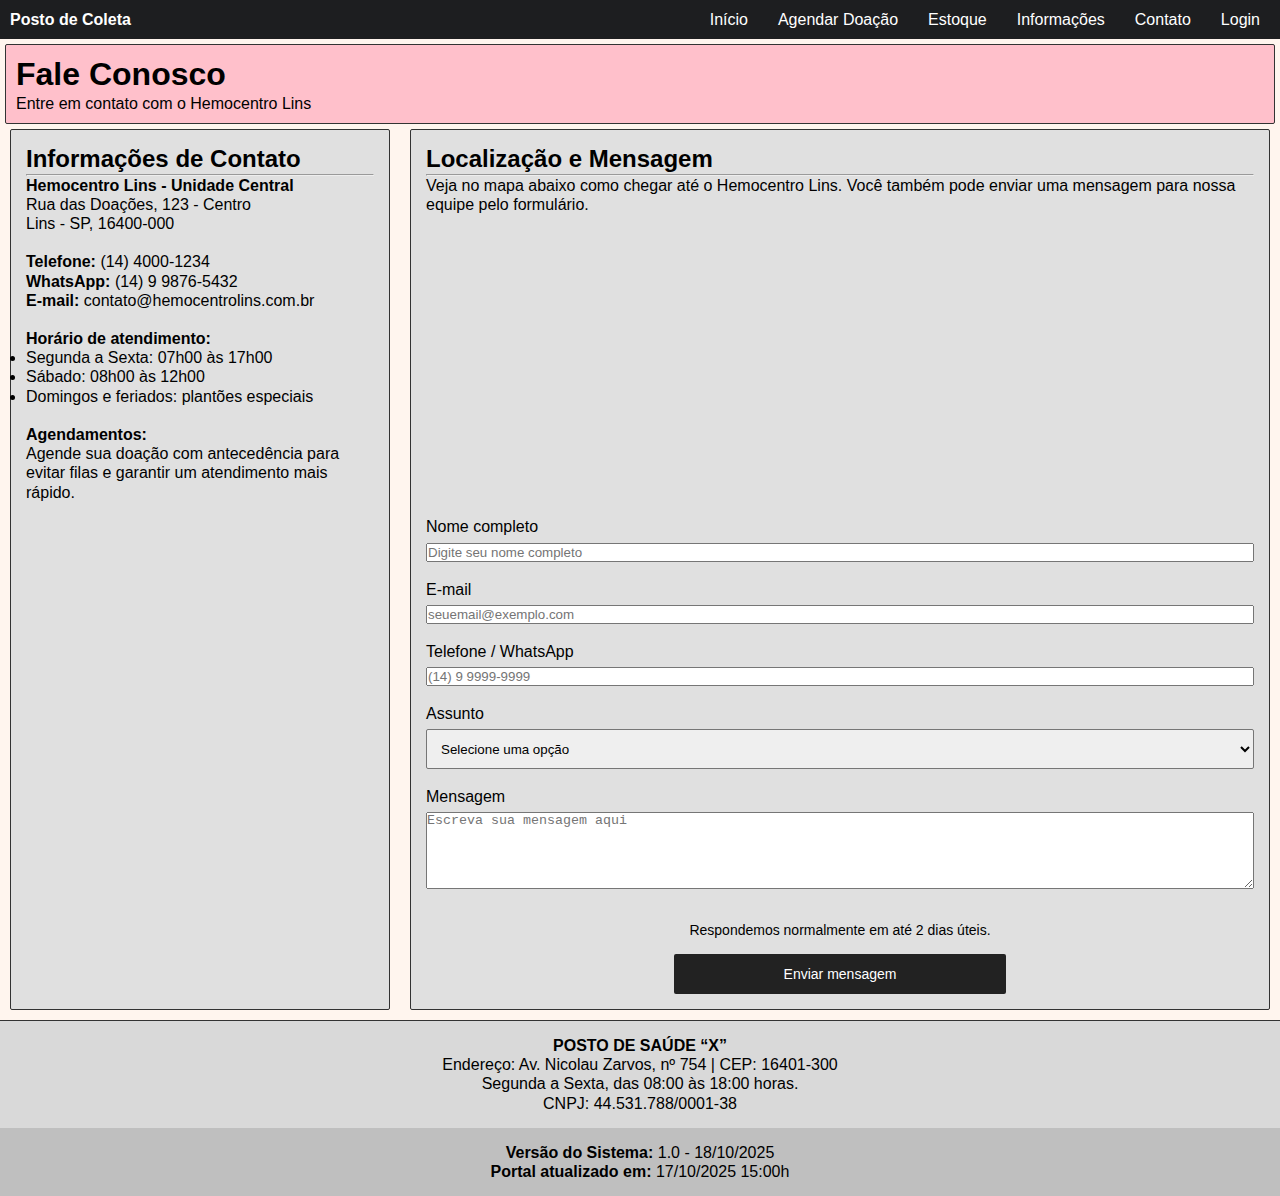
<file: contato.html>
<!DOCTYPE html>
<html lang="pt-BR">
<head>
    <meta charset="UTF-8">
    <title>Contato - Sistema de Doação de Sangue</title>
    <meta name="viewport" content="width=device-width, initial-scale=1.0">
    <!-- mesmo CSS do index -->
    <link rel="stylesheet" href="style.css">
</head>
<body>

<!-- Inputs do modal (precisam ficar antes da .modal-login por causa do CSS) -->
<input type="checkbox" id="modal-toggle" class="modal-toggle">
<input type="checkbox" id="recuperar-toggle" class="recuperar-toggle">

<!-- HEADER -->
<header class="header">

    <a href="index.html" class="logo">Posto de Coleta</a>

    <!-- botão hamburguer -->
    <input type="checkbox" id="menu-toggle" class="menu-toggle">
    <label for="menu-toggle" class="hamburguer">
        <span></span>
        <span></span>
        <span></span>
    </label>

    <nav class="nav">
        <ul class="menu">
            <li><a href="index.html">Início</a></li>
            <li><a href="/">Agendar Doação</a></li>
            <li><a href="/">Estoque</a></li>
            <li><a href="/">Informações</a></li>
            <li><a href="contato.html">Contato</a></li>

            <!-- Botão de login -->
            <li><label for="login-modal" class="login-btn">Login</label></li>
        </ul>
    </nav>

</header>

<!-- Faixa simples no topo da página de contato (reaproveitando a ideia de sub-menu) -->
<section class="sub-menu">
    <div class="area-texto-estoque">
        <h1>Fale Conosco</h1>
        <span>Entre em contato com o Hemocentro Lins</span>
    </div>
</section>

<main>

    <!-- Bloco principal de contato: informações + mapa + formulário -->
    <section class="container-simple-form contato-wrapper">

        <!-- LADO ESQUERDO: Informações de contato -->
        <div class="formulario-simples contato-info">
            <h2>Informações de Contato</h2>
            <hr>

            <p><strong>Hemocentro Lins - Unidade Central</strong></p>
            <p>Rua das Doações, 123 - Centro</p>
            <p>Lins - SP, 16400-000</p>

            <br>

            <p><strong>Telefone:</strong> (14) 4000-1234</p>
            <p><strong>WhatsApp:</strong> (14) 9 9876-5432</p>
            <p><strong>E-mail:</strong> contato@hemocentrolins.com.br</p>

            <br>

            <p><strong>Horário de atendimento:</strong></p>
            <ul>
                <li>Segunda a Sexta: 07h00 às 17h00</li>
                <li>Sábado: 08h00 às 12h00</li>
                <li>Domingos e feriados: plantões especiais</li>
            </ul>

            <br>

            <p><strong>Agendamentos:</strong></p>
            <p>Agende sua doação com antecedência para evitar filas e garantir um atendimento mais rápido.</p>
        </div>

        <!-- LADO DIREITO: mapa + formulário -->
        <div class="formulario-simples contato-mapa">
            <h2>Localização e Mensagem</h2>
            <hr>

            <p>Veja no mapa abaixo como chegar até o Hemocentro Lins. Você também pode enviar uma mensagem para nossa equipe pelo formulário.</p>

            <div class="mapa-embed">
                <!-- Exemplo de iframe de mapa (substitua depois pelo seu) -->
                <!-- Você pode pegar o iframe direto do Google Maps em "Compartilhar" > "Incorporar um mapa" -->
                <iframe
                        src="https://www.google.com/maps/embed?pb=!1m18!1m12!1m3!1d3658.665020212948!2d-46.67529422373696!3d-23.509745759752504!2m3!1f0!2f0!3f0!3m2!1i1024!2i768!4f13.1!3m3!1m2!1s0x94cef80c4e3f2f09%3A0x3a31098af0d9da0!2sHospital%20(Exemplo)!5e0!3m2!1spt-BR!2sbr!4v1700000000000"
                        width="100%"
                        height="280"
                        style="border:0;"
                        allowfullscreen=""
                        loading="lazy"
                        referrerpolicy="no-referrer-when-downgrade">
                </iframe>
            </div>

            <br>

            <!-- Formulário de contato (reaproveitando classes do formulário simples) -->
            <form class="simple-form">
                <div class="campo">
                    <label for="nome">Nome completo</label>
                    <input type="text" id="nome" name="nome" placeholder="Digite seu nome completo">
                </div>

                <div class="campo">
                    <label for="email">E-mail</label>
                    <input type="email" id="email" name="email" placeholder="seuemail@exemplo.com">
                </div>

                <div class="campo">
                    <label for="telefone">Telefone / WhatsApp</label>
                    <input type="tel" id="telefone" name="telefone" placeholder="(14) 9 9999-9999">
                </div>

                <div class="campo">
                    <label for="assunto">Assunto</label>
                    <select id="assunto" name="assunto">
                        <option value="">Selecione uma opção</option>
                        <option value="duvidas">Dúvidas sobre doação</option>
                        <option value="agendamento">Agendamento de doação</option>
                        <option value="parceria">Parcerias e campanhas</option>
                        <option value="reclamacao">Reclamações / Sugestões</option>
                    </select>
                </div>

                <div class="campo">
                    <label for="mensagem">Mensagem</label>
                    <textarea id="mensagem" name="mensagem" rows="5" placeholder="Escreva sua mensagem aqui"></textarea>
                </div>

                <p class="aviso">
                    Respondemos normalmente em até 2 dias úteis.
                </p>

                <button type="submit" class="botao-verificar">
                    Enviar mensagem
                </button>
            </form>

        </div>

    </section>

</main>

<!-- MODAL DE LOGIN (mesma estrutura do index) -->
<div class="modal-login">
    <div class="modal-content">

        <!-- Tela de login -->
        <div class="tela-login">
            <h2>Área Restrita</h2>

            <input type="text" placeholder="Usuário">
            <input type="password" placeholder="Senha">

            <select class="select-login">
                <option value="">Selecione o perfil</option>
                <option value="administrador">Administrador</option>
                <option value="colaborador">Colaborador</option>
                <option value="medico">Médico</option>
            </select>

            <button class="btn-entrar">Entrar</button>

            <div class="acoes-extra">
                <span class="cadastro">Cadastrar</span>
                <label for="recuperar-toggle" class="esqueceu">Esqueci a senha</label>
            </div>
        </div>

        <!-- Tela de recuperação -->
        <div class="tela-recuperar">
            <h2>Recuperar senha</h2>
            <input type="email" placeholder="Digite seu e-mail cadastrado">
            <button class="btn-entrar">Enviar link de recuperação</button>

            <label for="recuperar-toggle" class="voltar-login">Voltar para o login</label>
        </div>

        <!-- Fechar modal -->
        <label for="modal-toggle" class="fechar-modal">&times;</label>
    </div>
</div>

<!-- RODAPÉ -->
<footer class="rodape">
    <div class="info-posto">
        <strong>POSTO DE SAÚDE “X”</strong><br>
        Endereço: Av. Nicolau Zarvos, nº 754 | CEP: 16401-300<br>
        Segunda a Sexta, das 08:00 às 18:00 horas.<br>
        CNPJ: 44.531.788/0001-38
    </div>

    <div class="info-sistema">
        <strong>Versão do Sistema:</strong> 1.0 - 18/10/2025<br>
        <strong>Portal atualizado em:</strong> 17/10/2025 15:00h
    </div>
</footer>

</body>
</html>
</file>
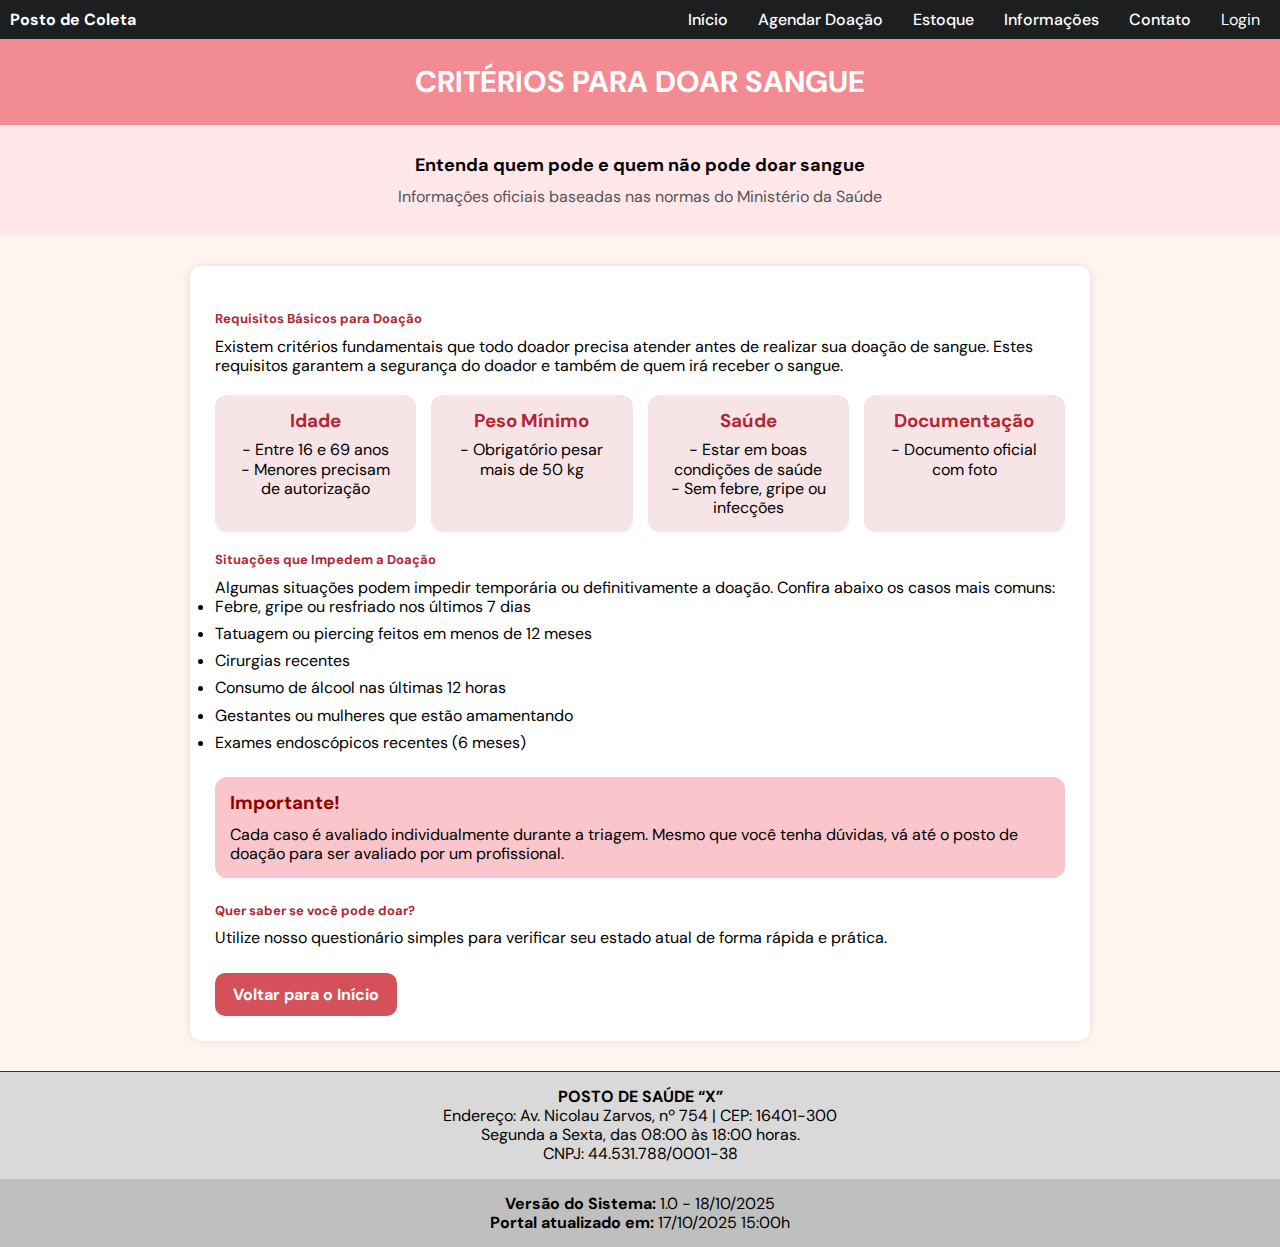
<file: criterios.html>
<!DOCTYPE html>
<html lang="pt-br">
<head>
    <meta charset="UTF-8">
    <meta name="viewport" content="width=device-width, initial-scale=1.0">
    <title>Document</title>
    <link rel="stylesheet" href="style.css"/>
    <link rel="stylesheet" href="blog-unificado.css">
    <link rel="preconnect" href="https://fonts.googleapis.com">
    <link rel="preconnect" href="https://fonts.gstatic.com" crossorigin>
    <link href="https://fonts.googleapis.com/css2?family=DM+Sans:ital,opsz,wght@0,9..40,100..1000;1,9..40,100..1000&display=swap" rel="stylesheet">
</head>
<body>
   <header class="header">

    <a href="index.html" class="logo">Posto de Coleta</a>

    <!-- botão hamburguer -->
    <input type="checkbox" id="menu-toggle" class="menu-toggle">
    <label for="menu-toggle" class="hamburguer">
        <span></span>
        <span></span>
        <span></span>
    </label>

    <nav class="nav">
        <ul class="menu">
            <li><a href="index.html">Início</a></li>
            <li><a href="/">Agendar Doação</a></li>
            <li><a href="/">Estoque</a></li>
            <li><a href="/">Informações</a></li>
            <li><a href="/">Contato</a></li>

            <!-- Botão de login -->
            <li><label for="login-modal" class="login-btn">Login</label></li>
        </ul>
    </nav>

</header>

<!-- Checkbox que abre modal -->
<input type="checkbox" id="login-modal" class="modal-toggle">

<!-- Checkbox para modo "esqueci a senha" -->
<input type="checkbox" id="recuperar-modal" class="recuperar-toggle">

<div class="modal-login">
    <div class="modal-content">

        <!-- BOTÃO FECHAR -->
        <label for="login-modal" class="fechar-modal">X</label>

        <!-- ================= LOGIN NORMAL ================== -->
        <div class="tela-login">

            <h2>Login</h2>

            <form>

                <label for="tipo-login">Tipo de Acesso:</label>
                <select id="tipo-login" name="tipo-login" class="select-login">
                    <option value="doador">🩸 Doador</option>
                    <option value="recepcionista">🧑‍💼 Recepcionista</option>
                    <option value="enfermeiro">👩‍⚕️ Enfermeiro</option>
                    <option value="admin">🔐 Administrador</option>
                </select>

                <label>Email:</label>
                <input type="email" placeholder="Digite seu email">

                <label>Senha:</label>
                <input type="password" placeholder="Digite sua senha">

                <button class="btn-entrar">Entrar</button>
            </form>

            <div class="acoes-extra">
                <label for="recuperar-modal" class="esqueceu">Esqueci minha senha</label>
                <a href="#" class="cadastro">Fazer cadastro</a>
            </div>

        </div>


        <!-- ================= RECUPERAR SENHA ================= -->
        <div class="tela-recuperar">
            <h2>Recuperar Senha</h2>

            <form>
                <label>Digite seu email:</label>
                <input type="email" placeholder="email@exemplo.com">

                <button class="btn-entrar">Enviar código</button>
            </form>

            <label for="recuperar-modal" class="voltar-login">← Voltar ao login</label>
        </div>

    </div>
</div>

<header class="header-criterios">
    <h1>CRITÉRIOS PARA DOAR SANGUE</h1>
</header>

<!-- Banner estilo blog -->
<section class="banner-blog">
    <h2>Entenda quem pode e quem não pode doar sangue</h2>
    <p>Informações oficiais baseadas nas normas do Ministério da Saúde</p>
</section>

<!-- Corpo do conteúdo -->
<main class="conteudo-blog">

    <article class="artigo">

        <h2 class="titulo-artigo">Requisitos Básicos para Doação</h2>
        <p>
            Existem critérios fundamentais que todo doador precisa atender
            antes de realizar sua doação de sangue. Estes requisitos garantem
            a segurança do doador e também de quem irá receber o sangue.
        </p>

        <!-- Cards de critérios -->
        <div class="cards-criterios">

            <div class="card">
                <h3>Idade</h3>
                <p>- Entre 16 e 69 anos<br>
                   - Menores precisam de autorização</p>
            </div>

            <div class="card">
                <h3>Peso Mínimo</h3>
                <p>- Obrigatório pesar mais de 50 kg</p>
            </div>

            <div class="card">
                <h3>Saúde</h3>
                <p>- Estar em boas condições de saúde<br>
                   - Sem febre, gripe ou infecções</p>
            </div>

            <div class="card">
                <h3>Documentação</h3>
                <p>- Documento oficial com foto</p>
            </div>

        </div>

        <!-- Seção explicativa -->
        <h2 class="titulo-artigo">Situações que Impedem a Doação</h2>
        <p>
            Algumas situações podem impedir temporária ou definitivamente
            a doação. Confira abaixo os casos mais comuns:
        </p>

        <ul class="lista-impedimentos">
            <li>Febre, gripe ou resfriado nos últimos 7 dias</li>
            <li>Tatuagem ou piercing feitos em menos de 12 meses</li>
            <li>Cirurgias recentes</li>
            <li>Consumo de álcool nas últimas 12 horas</li>
            <li>Gestantes ou mulheres que estão amamentando</li>
            <li>Exames endoscópicos recentes (6 meses)</li>
        </ul>

        <!-- Box de destaque -->
        <div class="box-destaque">
            <h3>Importante!</h3>
            <p>
                Cada caso é avaliado individualmente durante a triagem.
                Mesmo que você tenha dúvidas, vá até o posto de doação
                para ser avaliado por um profissional.
            </p>
        </div>

        <!-- Conclusão -->
        <h2 class="titulo-artigo">Quer saber se você pode doar?</h2>
        <p>
            Utilize nosso questionário simples para verificar seu
            estado atual de forma rápida e prática.
        </p>

        <a href="index.html" class="btn-voltar">Voltar para o Início</a>
    </article>
</main>
    

<footer class="rodape">
    <div class="info-posto">
        <strong>POSTO DE SAÚDE “X”</strong><br>
        Endereço: Av. Nicolau Zarvos, nº 754 | CEP: 16401-300<br>
        Segunda a Sexta, das 08:00 às 18:00 horas.<br>
        CNPJ: 44.531.788/0001-38
    </div>

    <div class="info-sistema">
        <strong>Versão do Sistema:</strong> 1.0 - 18/10/2025<br>
        <strong>Portal atualizado em:</strong> 17/10/2025 15:00h
    </div>
</footer>

</body>
</html>
</file>
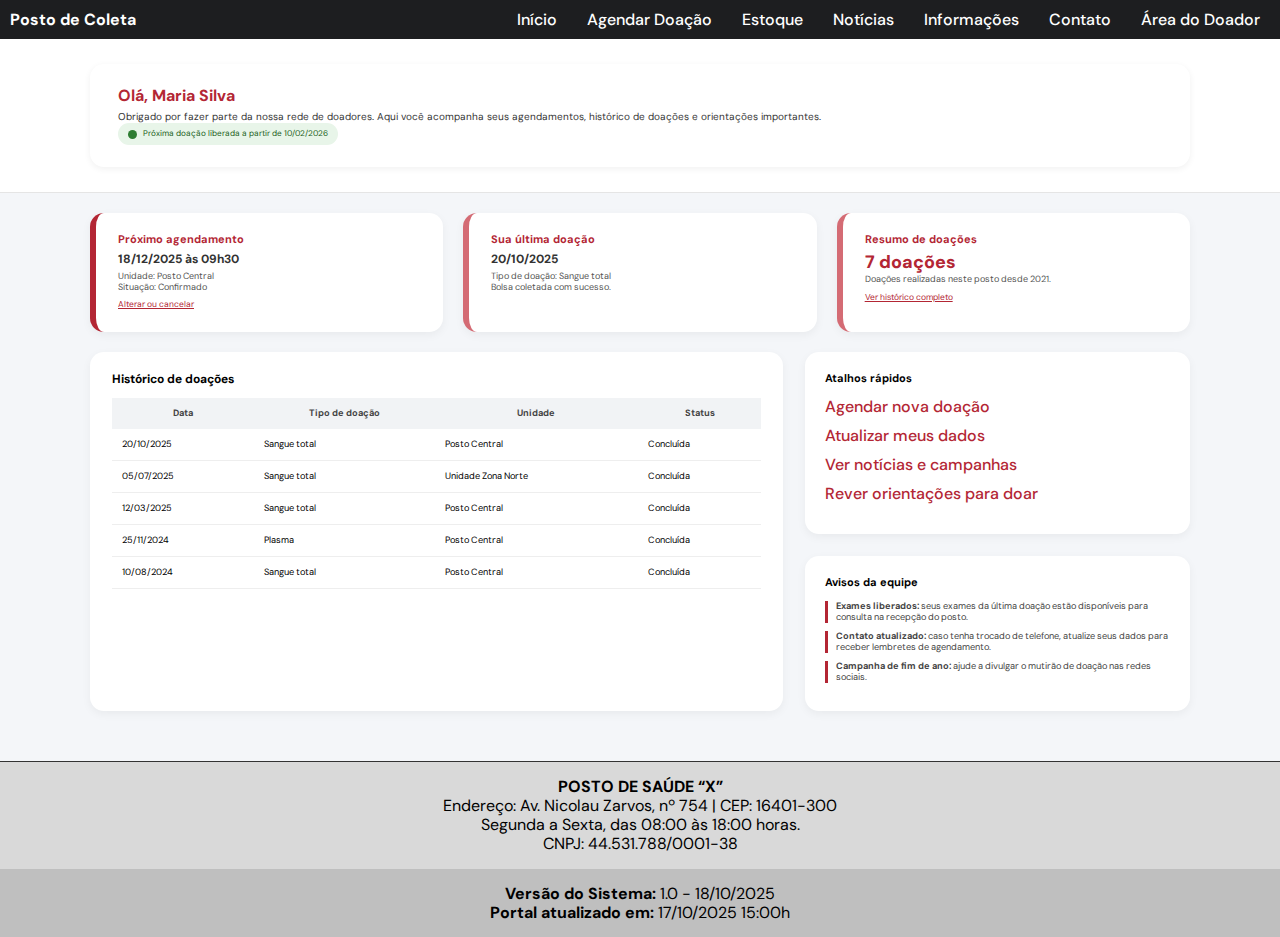
<file: doador.html>
<!DOCTYPE html>
<html lang="pt-br">
<head>
    <meta charset="UTF-8">
    <meta name="viewport" content="width=device-width, initial-scale=1.0">
    <title>Área do Doador - DOE Lins</title>

    <!-- CSS GERAL DO SITE -->
    <link rel="stylesheet" href="style.css">

    <!-- CSS ESPECÍFICO DA ÁREA DO DOADOR -->
    <link rel="stylesheet" href="doador.css">

    <link rel="preconnect" href="https://fonts.googleapis.com">
    <link rel="preconnect" href="https://fonts.gstatic.com" crossorigin>
    <link href="https://fonts.googleapis.com/css2?family=DM+Sans:ital,opsz,wght@0,9..40,100..1000;1,9..40,100..1000&display=swap" rel="stylesheet">
</head>

<body class="area-doador">

<!-- CHECKBOXES DO MODAL -->
<input type="checkbox" id="login-modal" class="modal-toggle">
<input type="checkbox" id="recuperar-modal" class="recuperar-toggle">

<!-- HEADER -->
<header class="header">
    <a href="index.html" class="logo">Posto de Coleta</a>

    <input type="checkbox" id="menu-toggle" class="menu-toggle">
    <label for="menu-toggle" class="hamburguer">
        <span></span><span></span><span></span>
    </label>

    <nav class="nav">
        <ul class="menu">
            <li><a href="index.html">Início</a></li>
            <li><a href="agendar.html">Agendar Doação</a></li>
            <li><a href="estoque.html">Estoque</a></li>
            <li><a href="noticias.html">Notícias</a></li>
            <li><a href="informacoes.html">Informações</a></li>
            <li><a href="contato.html">Contato</a></li>
            <li><a href="doador.html" class="ativo">Área do Doador</a></li>
        </ul>
    </nav>
</header>

<!-- MODAL LOGIN (caso queira reaproveitar mesmo padrão) -->
<div class="modal-login">
    <div class="modal-content">

        <label for="login-modal" class="fechar-modal">&times;</label>

        <div class="tela-login">
            <h2>Área do Doador</h2>

            <input type="email" placeholder="E-mail">
            <input type="password" placeholder="Senha">
            <button class="btn-entrar">Entrar</button>

            <div class="acoes-extra">
                <label for="recuperar-modal" class="esqueceu">Esqueci minha senha</label>
                <a href="cadastro.html" class="cadastro">Ainda não tenho cadastro</a>
            </div>
        </div>

        <div class="tela-recuperar">
            <h2>Recuperar Senha</h2>
            <input type="email" placeholder="Digite seu e-mail cadastrado">
            <button class="btn-entrar">Enviar link de recuperação</button>
            <label for="recuperar-modal" class="voltar-login">← Voltar ao login</label>
        </div>
    </div>
</div>

<!-- BANNER / CABEÇALHO DA ÁREA DO DOADOR -->
<section class="banner-doador">
    <div class="banner-doador-conteudo">
        <h1>Olá, Maria Silva</h1>
        <p>
            Obrigado por fazer parte da nossa rede de doadores. Aqui você acompanha seus agendamentos,
            histórico de doações e orientações importantes.
        </p>
        <div class="badge-status">
            <span class="pontinho"></span>
            <span>Próxima doação liberada a partir de 10/02/2026</span>
        </div>
    </div>
</section>

<main>

    <!-- DASHBOARD – CARDS PRINCIPAIS -->
    <section class="dashboard-doador">
        <div class="dashboard-cards">

            <div class="card-doador destaque">
                <h2>Próximo agendamento</h2>
                <p class="data-hora">18/12/2025 às 09h30</p>
                <p class="info-extra">Unidade: Posto Central</p>
                <p class="info-extra">Situação: Confirmado</p>
                <a href="agendar.html" class="link-acao">Alterar ou cancelar</a>
            </div>

            <div class="card-doador">
                <h2>Sua última doação</h2>
                <p class="data-hora">20/10/2025</p>
                <p class="info-extra">Tipo de doação: Sangue total</p>
                <p class="info-extra">Bolsa coletada com sucesso.</p>
            </div>

            <div class="card-doador">
                <h2>Resumo de doações</h2>
                <p class="numero-destaque">7 doações</p>
                <p class="info-extra">Doações realizadas neste posto desde 2021.</p>
                <a href="#historico" class="link-acao">Ver histórico completo</a>
            </div>

        </div>
    </section>

    <!-- HISTÓRICO + ATALHOS / AVISOS -->
    <section class="doador-grid-secundario">

        <!-- HISTÓRICO -->
        <div class="historico-doador-wrapper" id="historico">
            <h2>Histórico de doações</h2>

            <div class="tabela-scroll">
                <table class="tabela-historico-doador">
                    <thead>
                    <tr>
                        <th>Data</th>
                        <th>Tipo de doação</th>
                        <th>Unidade</th>
                        <th>Status</th>
                    </tr>
                    </thead>
                    <tbody>
                    <tr>
                        <td>20/10/2025</td>
                        <td>Sangue total</td>
                        <td>Posto Central</td>
                        <td>Concluída</td>
                    </tr>
                    <tr>
                        <td>05/07/2025</td>
                        <td>Sangue total</td>
                        <td>Unidade Zona Norte</td>
                        <td>Concluída</td>
                    </tr>
                    <tr>
                        <td>12/03/2025</td>
                        <td>Sangue total</td>
                        <td>Posto Central</td>
                        <td>Concluída</td>
                    </tr>
                    <tr>
                        <td>25/11/2024</td>
                        <td>Plasma</td>
                        <td>Posto Central</td>
                        <td>Concluída</td>
                    </tr>
                    <tr>
                        <td>10/08/2024</td>
                        <td>Sangue total</td>
                        <td>Posto Central</td>
                        <td>Concluída</td>
                    </tr>
                    </tbody>
                </table>
            </div>
        </div>

        <!-- LADO DIREITO: ATALHOS E AVISOS -->
        <div class="painel-lateral-doador">

            <div class="atalhos-doador">
                <h2>Atalhos rápidos</h2>
                <ul>
                    <li><a href="agendar.html">Agendar nova doação</a></li>
                    <li><a href="cadastro.html">Atualizar meus dados</a></li>
                    <li><a href="noticias.html">Ver notícias e campanhas</a></li>
                    <li><a href="informacoes.html">Rever orientações para doar</a></li>
                </ul>
            </div>

            <div class="avisos-doador">
                <h2>Avisos da equipe</h2>
                <ul>
                    <li>
                        <strong>Exames liberados:</strong> seus exames da última doação estão disponíveis
                        para consulta na recepção do posto.
                    </li>
                    <li>
                        <strong>Contato atualizado:</strong> caso tenha trocado de telefone, atualize seus dados
                        para receber lembretes de agendamento.
                    </li>
                    <li>
                        <strong>Campanha de fim de ano:</strong> ajude a divulgar o mutirão de doação nas redes sociais.
                    </li>
                </ul>
            </div>

        </div>

    </section>

</main>

<!-- RODAPÉ -->
<footer class="rodape">
    <div class="info-posto">
        <strong>POSTO DE SAÚDE “X”</strong><br>
        Endereço: Av. Nicolau Zarvos, nº 754 | CEP: 16401-300<br>
        Segunda a Sexta, das 08:00 às 18:00 horas.<br>
        CNPJ: 44.531.788/0001-38
    </div>

    <div class="info-sistema">
        <strong>Versão do Sistema:</strong> 1.0 - 18/10/2025<br>
        <strong>Portal atualizado em:</strong> 17/10/2025 15:00h
    </div>
</footer>

</body>
</html>
</file>
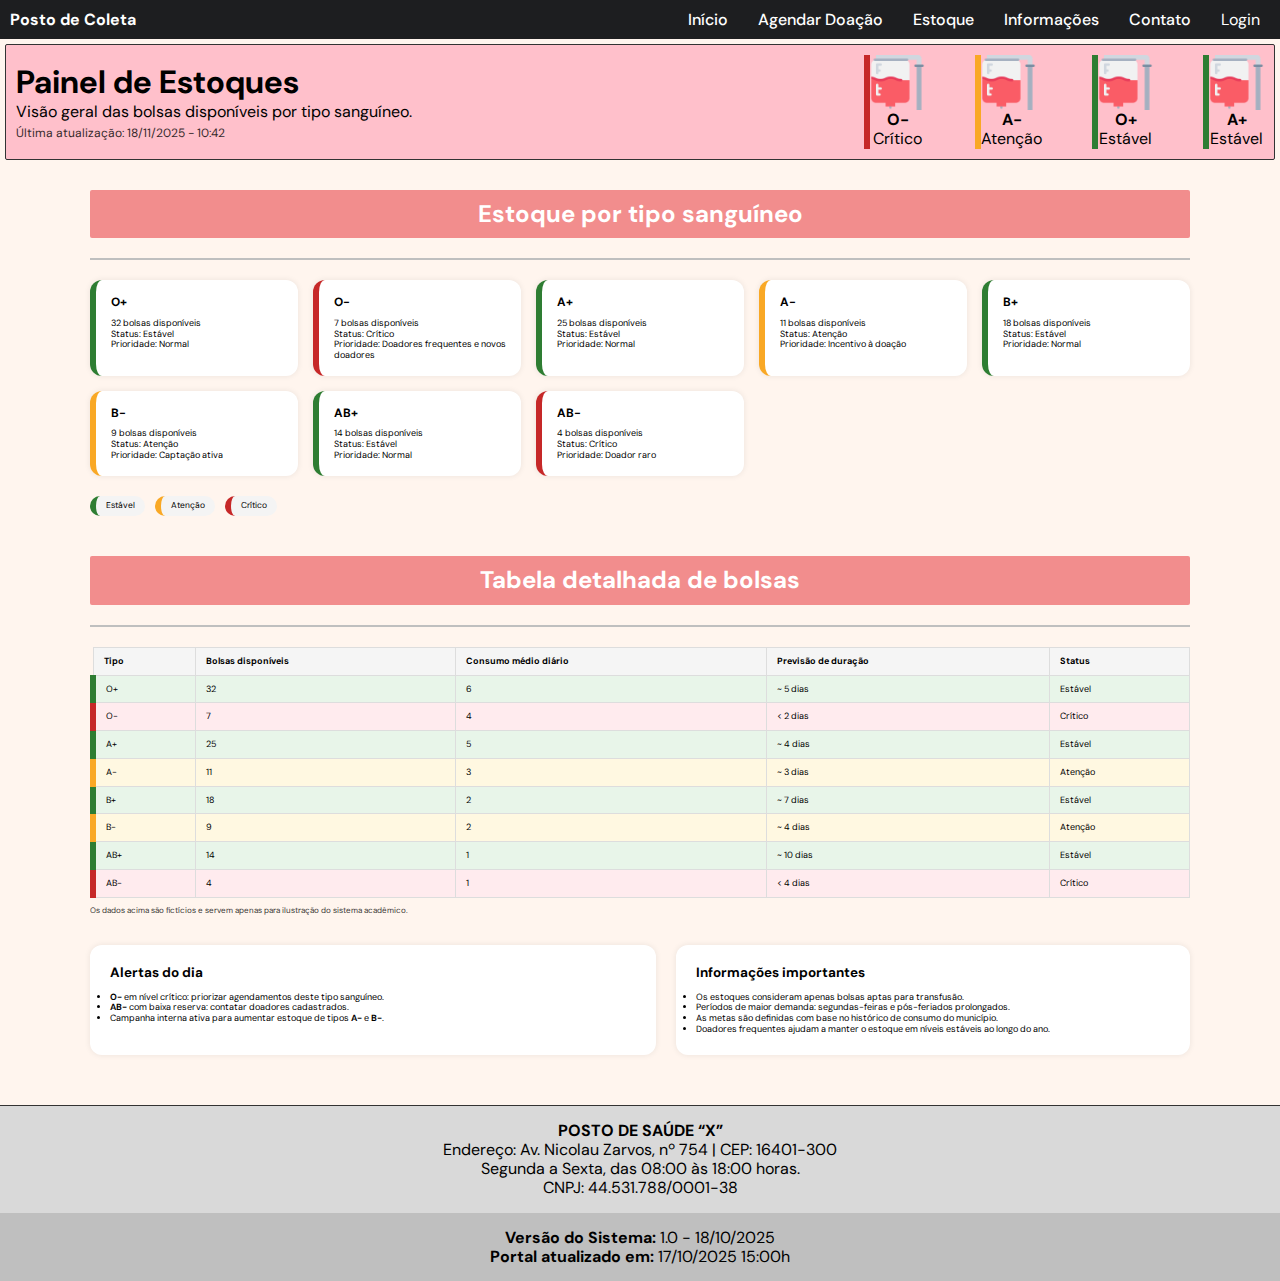
<file: estoque.html>
<!DOCTYPE html>
<html lang="pt-br">
<head>
    <meta charset="UTF-8">
    <meta name="viewport" content="width=device-width, initial-scale=1.0">
    <title>Estoque de Sangue - DOE Lins</title>
    <link rel="stylesheet" href="style.css"/>
    <link rel="preconnect" href="https://fonts.googleapis.com">
    <link rel="preconnect" href="https://fonts.gstatic.com" crossorigin>
    <link href="https://fonts.googleapis.com/css2?family=DM+Sans:ital,opsz,wght@0,9..40,100..1000;1,9..40,100..1000&display=swap" rel="stylesheet">
</head>
<body>

<!-- HEADER igual ao index -->
<header class="header">

    <a href="index.html" class="logo">Posto de Coleta</a>

    <!-- botão hamburguer -->
    <input type="checkbox" id="menu-toggle" class="menu-toggle">
    <label for="menu-toggle" class="hamburguer">
        <span></span>
        <span></span>
        <span></span>
    </label>

    <nav class="nav">
        <ul class="menu">
            <li><a href="index.html">Início</a></li>
            <li><a href="#">Agendar Doação</a></li>
            <li><a href="estoque.html" class="ativo">Estoque</a></li>
            <li><a href="#">Informações</a></li>
            <li><a href="contato.html">Contato</a></li>

            <!-- Botão de login abre o modal -->
            <li><label for="login-modal" class="login-btn">Login</label></li>
        </ul>
    </nav>

</header>

<!-- Checkbox que abre modal -->
<input type="checkbox" id="login-modal" class="modal-toggle">

<!-- Checkbox para modo "esqueci a senha" -->
<input type="checkbox" id="recuperar-modal" class="recuperar-toggle">

<!-- MODAL LOGIN (mesma estrutura do index) -->
<div class="modal-login">
    <div class="modal-content">

        <!-- BOTÃO FECHAR -->
        <label for="login-modal" class="fechar-modal">X</label>

        <!-- LOGIN -->
        <div class="tela-login">

            <h2>Login</h2>

            <form>

                <label for="tipo-login">Tipo de Acesso:</label>
                <select id="tipo-login" name="tipo-login" class="select-login">
                    <option value="doador">🩸 Doador</option>
                    <option value="recepcionista">🧑‍💼 Recepcionista</option>
                    <option value="enfermeiro">👩‍⚕️ Enfermeiro</option>
                    <option value="admin">🔐 Administrador</option>
                </select>

                <label>Email:</label>
                <input type="email" placeholder="Digite seu email">

                <label>Senha:</label>
                <input type="password" placeholder="Digite sua senha">

                <button class="btn-entrar">Entrar</button>
            </form>

            <div class="acoes-extra">
                <label for="recuperar-modal" class="esqueceu">Esqueci minha senha</label>
                <a href="#" class="cadastro">Fazer cadastro</a>
            </div>

        </div>

        <!-- RECUPERAR SENHA -->
        <div class="tela-recuperar">
            <h2>Recuperar Senha</h2>

            <form>
                <label>Digite seu email:</label>
                <input type="email" placeholder="email@exemplo.com">

                <button class="btn-entrar">Enviar código</button>
            </form>

            <label for="recuperar-modal" class="voltar-login">← Voltar ao login</label>
        </div>

    </div>
</div>

<!-- FAIXA SUPERIOR (aproveitando a ideia da sub-menu do index) -->
<section class="sub-menu">
    <div class="area-texto-estoque">
        <h1>Painel de Estoques</h1>
        <span>Visão geral das bolsas disponíveis por tipo sanguíneo.</span>
        <p class="ultima-atualizacao">Última atualização: 18/11/2025 - 10:42</p>
    </div>

    <div class="area-icones-estoque-home">
        <!-- Resumo rápido dos tipos mais críticos/estáveis -->
        <div class="icone-estoque critico">
            <img src="imgs/blood-icon-stock-var1.png" alt="Ícone bolsa de sangue">
            <p>O-</p>
            <span>Crítico</span>
        </div>
        <div class="icone-estoque atencao">
            <img src="imgs/blood-icon-stock-var1.png" alt="Ícone bolsa de sangue">
            <p>A-</p>
            <span>Atenção</span>
        </div>
        <div class="icone-estoque estavel">
            <img src="imgs/blood-icon-stock-var1.png" alt="Ícone bolsa de sangue">
            <p>O+</p>
            <span>Estável</span>
        </div>
        <div class="icone-estoque estavel">
            <img src="imgs/blood-icon-stock-var1.png" alt="Ícone bolsa de sangue">
            <p>A+</p>
            <span>Estável</span>
        </div>
    </div>
</section>

<main>

    <!-- BLOCO 1 – Cards de estoque por tipo -->
    <section class="painel-estoque">

        <h2 class="titulo-secao">Estoque por tipo sanguíneo</h2>
        <hr class="linha-divisoria">

        <div class="grid-estoque-tipos">

            <!-- O+ -->
            <div class="card-estoque estavel">
                <h3>O+</h3>
                <p class="qtd-bolsas">32 bolsas disponíveis</p>
                <p class="status">Status: Estável</p>
                <p class="prioridade">Prioridade: Normal</p>
            </div>

            <!-- O- -->
            <div class="card-estoque critico">
                <h3>O-</h3>
                <p class="qtd-bolsas">7 bolsas disponíveis</p>
                <p class="status">Status: Crítico</p>
                <p class="prioridade">Prioridade: Doadores frequentes e novos doadores</p>
            </div>

            <!-- A+ -->
            <div class="card-estoque estavel">
                <h3>A+</h3>
                <p class="qtd-bolsas">25 bolsas disponíveis</p>
                <p class="status">Status: Estável</p>
                <p class="prioridade">Prioridade: Normal</p>
            </div>

            <!-- A- -->
            <div class="card-estoque atencao">
                <h3>A-</h3>
                <p class="qtd-bolsas">11 bolsas disponíveis</p>
                <p class="status">Status: Atenção</p>
                <p class="prioridade">Prioridade: Incentivo à doação</p>
            </div>

            <!-- B+ -->
            <div class="card-estoque estavel">
                <h3>B+</h3>
                <p class="qtd-bolsas">18 bolsas disponíveis</p>
                <p class="status">Status: Estável</p>
                <p class="prioridade">Prioridade: Normal</p>
            </div>

            <!-- B- -->
            <div class="card-estoque atencao">
                <h3>B-</h3>
                <p class="qtd-bolsas">9 bolsas disponíveis</p>
                <p class="status">Status: Atenção</p>
                <p class="prioridade">Prioridade: Captação ativa</p>
            </div>

            <!-- AB+ -->
            <div class="card-estoque estavel">
                <h3>AB+</h3>
                <p class="qtd-bolsas">14 bolsas disponíveis</p>
                <p class="status">Status: Estável</p>
                <p class="prioridade">Prioridade: Normal</p>
            </div>

            <!-- AB- -->
            <div class="card-estoque critico">
                <h3>AB-</h3>
                <p class="qtd-bolsas">4 bolsas disponíveis</p>
                <p class="status">Status: Crítico</p>
                <p class="prioridade">Prioridade: Doador raro</p>
            </div>

        </div>

        <!-- Legenda de status -->
        <div class="legenda-estoque">
            <span class="legenda-item estavel">Estável</span>
            <span class="legenda-item atencao">Atenção</span>
            <span class="legenda-item critico">Crítico</span>
        </div>
    </section>

    <!-- BLOCO 2 – Tabela detalhada -->
    <section class="tabela-estoque-wrapper">

        <h2 class="titulo-secao">Tabela detalhada de bolsas</h2>
        <hr class="linha-divisoria">

        <div class="tabela-scroll">
            <table class="tabela-estoque">
                <thead>
                <tr>
                    <th>Tipo</th>
                    <th>Bolsas disponíveis</th>
                    <th>Consumo médio diário</th>
                    <th>Previsão de duração</th>
                    <th>Status</th>
                </tr>
                </thead>
                <tbody>
                <tr class="estavel">
                    <td>O+</td>
                    <td>32</td>
                    <td>6</td>
                    <td>~ 5 dias</td>
                    <td>Estável</td>
                </tr>
                <tr class="critico">
                    <td>O-</td>
                    <td>7</td>
                    <td>4</td>
                    <td>&lt; 2 dias</td>
                    <td>Crítico</td>
                </tr>
                <tr class="estavel">
                    <td>A+</td>
                    <td>25</td>
                    <td>5</td>
                    <td>~ 4 dias</td>
                    <td>Estável</td>
                </tr>
                <tr class="atencao">
                    <td>A-</td>
                    <td>11</td>
                    <td>3</td>
                    <td>~ 3 dias</td>
                    <td>Atenção</td>
                </tr>
                <tr class="estavel">
                    <td>B+</td>
                    <td>18</td>
                    <td>2</td>
                    <td>~ 7 dias</td>
                    <td>Estável</td>
                </tr>
                <tr class="atencao">
                    <td>B-</td>
                    <td>9</td>
                    <td>2</td>
                    <td>~ 4 dias</td>
                    <td>Atenção</td>
                </tr>
                <tr class="estavel">
                    <td>AB+</td>
                    <td>14</td>
                    <td>1</td>
                    <td>~ 10 dias</td>
                    <td>Estável</td>
                </tr>
                <tr class="critico">
                    <td>AB-</td>
                    <td>4</td>
                    <td>1</td>
                    <td>&lt; 4 dias</td>
                    <td>Crítico</td>
                </tr>
                </tbody>
            </table>
        </div>

        <p class="aviso-tabela">
            Os dados acima são fictícios e servem apenas para ilustração do sistema acadêmico.
        </p>

    </section>

    <!-- BLOCO 3 – Alertas e informações adicionais -->
    <section class="alertas-estoque-wrapper">

        <div class="alertas-estoque">
            <h2>Alertas do dia</h2>
            <ul>
                <li><strong>O-</strong> em nível crítico: priorizar agendamentos deste tipo sanguíneo.</li>
                <li><strong>AB-</strong> com baixa reserva: contatar doadores cadastrados.</li>
                <li>Campanha interna ativa para aumentar estoque de tipos <strong>A-</strong> e <strong>B-</strong>.</li>
            </ul>
        </div>

        <div class="info-estoque-extra">
            <h2>Informações importantes</h2>
            <ul>
                <li>Os estoques consideram apenas bolsas aptas para transfusão.</li>
                <li>Períodos de maior demanda: segundas-feiras e pós-feriados prolongados.</li>
                <li>As metas são definidas com base no histórico de consumo do município.</li>
                <li>Doadores frequentes ajudam a manter o estoque em níveis estáveis ao longo do ano.</li>
            </ul>
        </div>

    </section>

</main>

<!-- RODAPÉ igual ao index -->
<footer class="rodape">
    <div class="info-posto">
        <strong>POSTO DE SAÚDE “X”</strong><br>
        Endereço: Av. Nicolau Zarvos, nº 754 | CEP: 16401-300<br>
        Segunda a Sexta, das 08:00 às 18:00 horas.<br>
        CNPJ: 44.531.788/0001-38
    </div>

    <div class="info-sistema">
        <strong>Versão do Sistema:</strong> 1.0 - 18/10/2025<br>
        <strong>Portal atualizado em:</strong> 17/10/2025 15:00h
    </div>
</footer>

</body>
</html>
</file>
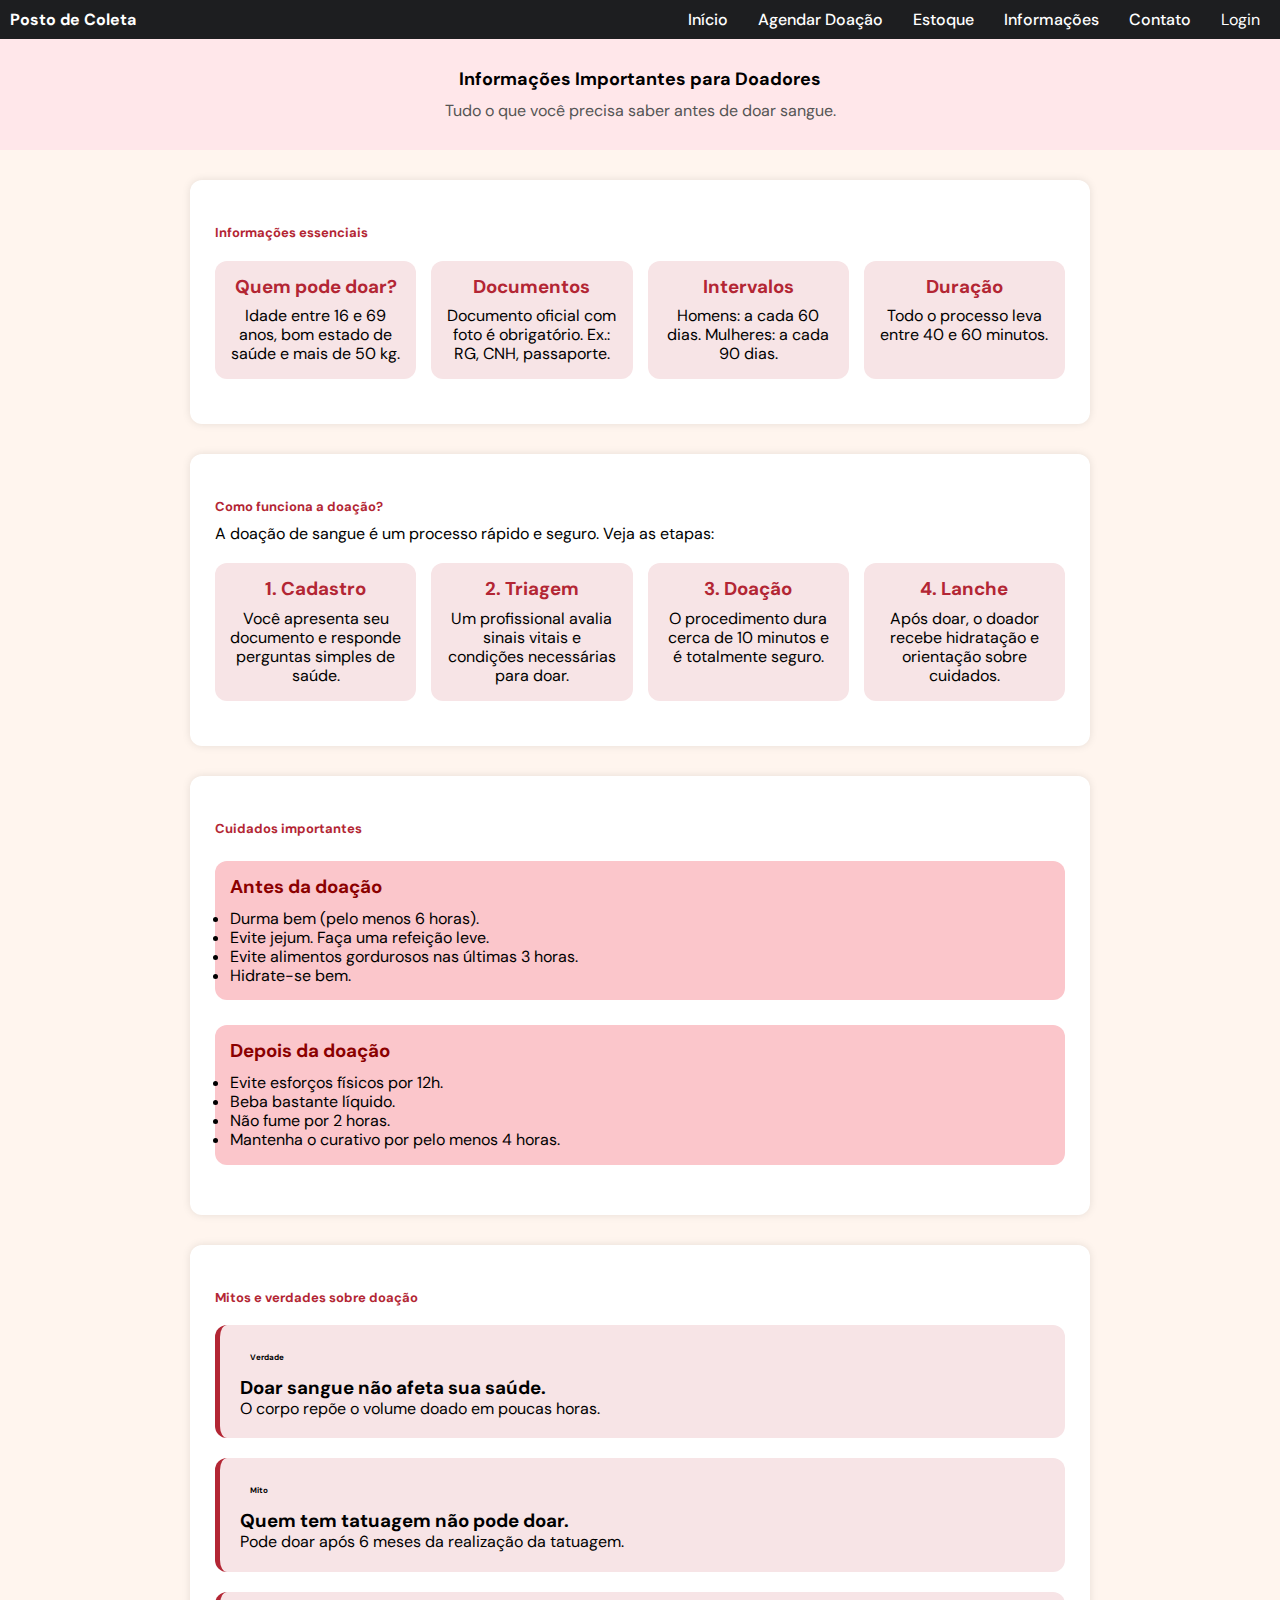
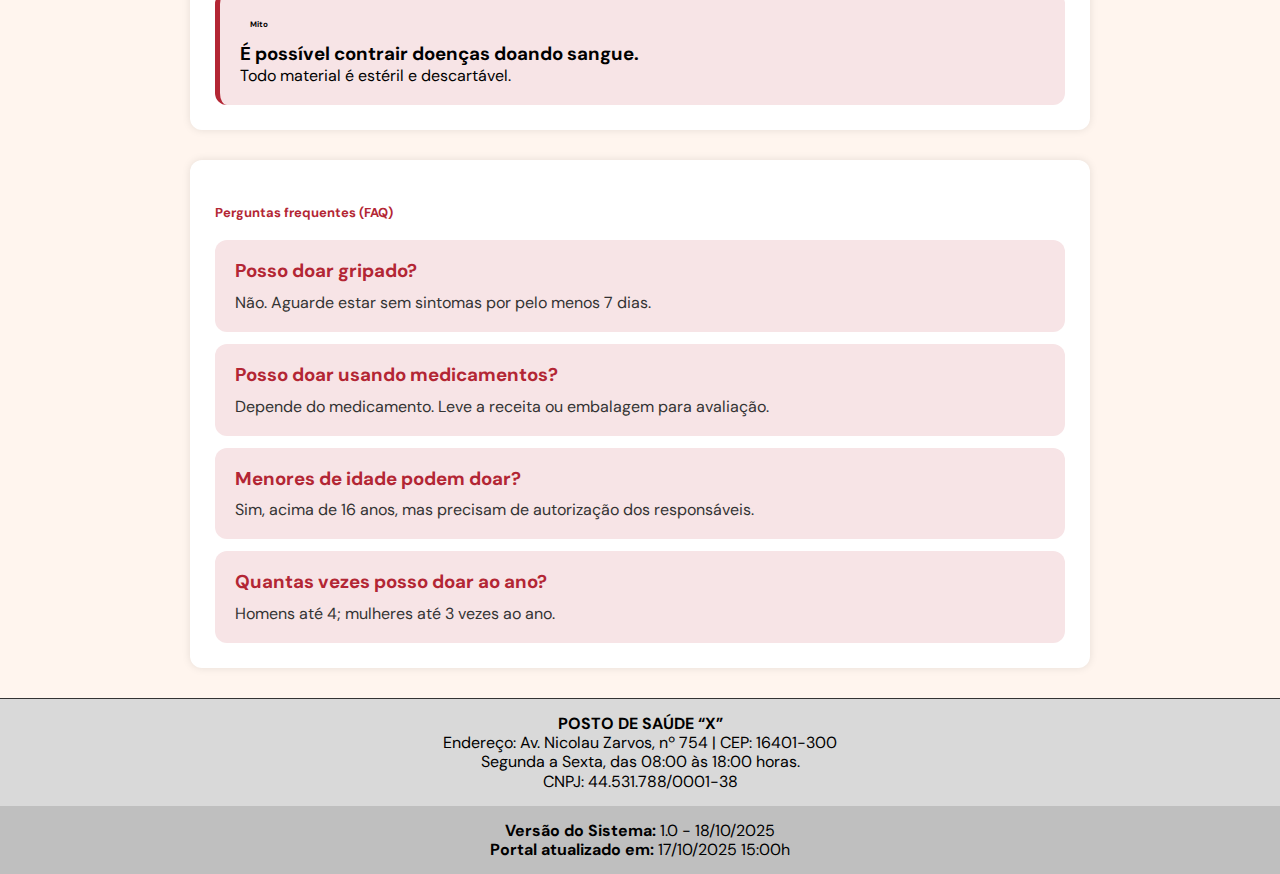
<file: informacoes.html>
<!DOCTYPE html>
<html lang="pt-br">
<head>
    <meta charset="UTF-8">
    <meta name="viewport" content="width=device-width, initial-scale=1.0">
    <title>Informações - DOE Lins</title>

    <link rel="stylesheet" href="style.css">
    <link rel="stylesheet" href="blog-unificado.css">
    <link rel="preconnect" href="https://fonts.googleapis.com">
    <link rel="preconnect" href="https://fonts.gstatic.com" crossorigin>
    <link href="https://fonts.googleapis.com/css2?family=DM+Sans:wght@100;400;600;700&display=swap" rel="stylesheet">
</head>
<body>

<!-- CHECKBOXES DO MODAL -->
<input type="checkbox" id="login-modal" class="modal-toggle">
<input type="checkbox" id="recuperar-modal" class="recuperar-toggle">

<!-- HEADER -->
<header class="header">
    <a href="index.html" class="logo">Posto de Coleta</a>

    <input type="checkbox" id="menu-toggle" class="menu-toggle">
    <label for="menu-toggle" class="hamburguer">
        <span></span><span></span><span></span>
    </label>

    <nav class="nav">
        <ul class="menu">
            <li><a href="index.html">Início</a></li>
            <li><a href="agendar.html">Agendar Doação</a></li>
            <li><a href="estoque.html">Estoque</a></li>
            <li><a href="informacoes.html" class="ativo">Informações</a></li>
            <li><a href="contato.html">Contato</a></li>
            <li><label for="login-modal" class="login-btn">Login</label></li>
        </ul>
    </nav>
</header>

<!-- MODAL DE LOGIN -->
<div class="modal-login">
    <div class="modal-content">
        <label for="login-modal" class="fechar-modal">&times;</label>

        <div class="tela-login">
            <h2>Área do Doador</h2>
            <input type="email" placeholder="E-mail">
            <input type="password" placeholder="Senha">
            <button class="btn-entrar">Entrar</button>

            <div class="acoes-extra">
                <label for="recuperar-modal" class="esqueceu">Esqueci minha senha</label>
                <a href="cadastro.html" class="cadastro">Ainda não tenho cadastro</a>
            </div>
        </div>

        <div class="tela-recuperar">
            <h2>Recuperar Senha</h2>
            <input type="email" placeholder="Digite seu e-mail cadastrado">
            <button class="btn-entrar">Enviar link de recuperação</button>
            <label for="recuperar-modal" class="voltar-login">← Voltar ao login</label>
        </div>
    </div>
</div>

<!-- BANNER -->
<section class="banner-blog">
    <h2>Informações Importantes para Doadores</h2>
    <p>Tudo o que você precisa saber antes de doar sangue.</p>
</section>

<main>

    <!-- BLOCO 1 – CARDS DE INFORMAÇÕES GERAIS -->
    <section class="conteudo-blog">
        <article class="artigo">

            <h2 class="titulo-artigo">Informações essenciais</h2>

            <div class="cards-criterios">

                <div class="card">
                    <h3>Quem pode doar?</h3>
                    <p>Idade entre 16 e 69 anos, bom estado de saúde e mais de 50 kg.</p>
                </div>

                <div class="card">
                    <h3>Documentos</h3>
                    <p>Documento oficial com foto é obrigatório. Ex.: RG, CNH, passaporte.</p>
                </div>

                <div class="card">
                    <h3>Intervalos</h3>
                    <p>Homens: a cada 60 dias. Mulheres: a cada 90 dias.</p>
                </div>

                <div class="card">
                    <h3>Duração</h3>
                    <p>Todo o processo leva entre 40 e 60 minutos.</p>
                </div>
            </div>

        </article>
    </section>

    <!-- BLOCO 2 – COMO FUNCIONA A DOAÇÃO -->
    <section class="conteudo-blog">
        <article class="artigo">

            <h2 class="titulo-artigo">Como funciona a doação?</h2>

            <p>A doação de sangue é um processo rápido e seguro. Veja as etapas:</p>

            <div class="cards-preparacao">

                <div class="card">
                    <h3>1. Cadastro</h3>
                    <p>Você apresenta seu documento e responde perguntas simples de saúde.</p>
                </div>

                <div class="card">
                    <h3>2. Triagem</h3>
                    <p>Um profissional avalia sinais vitais e condições necessárias para doar.</p>
                </div>

                <div class="card">
                    <h3>3. Doação</h3>
                    <p>O procedimento dura cerca de 10 minutos e é totalmente seguro.</p>
                </div>

                <div class="card">
                    <h3>4. Lanche</h3>
                    <p>Após doar, o doador recebe hidratação e orientação sobre cuidados.</p>
                </div>

            </div>

        </article>
    </section>

    <!-- BLOCO 3 – CUIDADOS PRÉ E PÓS DOAÇÃO -->
    <section class="conteudo-blog">
        <article class="artigo">

            <h2 class="titulo-artigo">Cuidados importantes</h2>

            <div class="box-destaque">
                <h3>Antes da doação</h3>
                <ul>
                    <li>Durma bem (pelo menos 6 horas).</li>
                    <li>Evite jejum. Faça uma refeição leve.</li>
                    <li>Evite alimentos gordurosos nas últimas 3 horas.</li>
                    <li>Hidrate-se bem.</li>
                </ul>
            </div>

            <div class="box-destaque">
                <h3>Depois da doação</h3>
                <ul>
                    <li>Evite esforços físicos por 12h.</li>
                    <li>Beba bastante líquido.</li>
                    <li>Não fume por 2 horas.</li>
                    <li>Mantenha o curativo por pelo menos 4 horas.</li>
                </ul>
            </div>

        </article>
    </section>

    <!-- BLOCO 4 – MITOS E VERDADES CURTOS -->
    <section class="conteudo-blog">
        <article class="artigo">

            <h2 class="titulo-artigo">Mitos e verdades sobre doação</h2>

            <div class="lista-mitos-container">
                <div class="mito-card">
                    <span class="tag veredito.verdadeiro">Verdade</span>
                    <h3>Doar sangue não afeta sua saúde.</h3>
                    <p>O corpo repõe o volume doado em poucas horas.</p>
                </div>

                <div class="mito-card">
                    <span class="tag veredito.falso">Mito</span>
                    <h3>Quem tem tatuagem não pode doar.</h3>
                    <p>Pode doar após 6 meses da realização da tatuagem.</p>
                </div>

                <div class="mito-card">
                    <span class="tag veredito.falso">Mito</span>
                    <h3>É possível contrair doenças doando sangue.</h3>
                    <p>Todo material é estéril e descartável.</p>
                </div>
            </div>

        </article>
    </section>

    <!-- BLOCO 5 – PERGUNTAS FREQUENTES -->
    <section class="conteudo-blog">
        <article class="artigo">

            <h2 class="titulo-artigo">Perguntas frequentes (FAQ)</h2>

            <div class="faq-container">

                <div class="faq-card">
                    <h3>Posso doar gripado?</h3>
                    <p>Não. Aguarde estar sem sintomas por pelo menos 7 dias.</p>
                </div>

                <div class="faq-card">
                    <h3>Posso doar usando medicamentos?</h3>
                    <p>Depende do medicamento. Leve a receita ou embalagem para avaliação.</p>
                </div>

                <div class="faq-card">
                    <h3>Menores de idade podem doar?</h3>
                    <p>Sim, acima de 16 anos, mas precisam de autorização dos responsáveis.</p>
                </div>

                <div class="faq-card">
                    <h3>Quantas vezes posso doar ao ano?</h3>
                    <p>Homens até 4; mulheres até 3 vezes ao ano.</p>
                </div>

            </div>

        </article>
    </section>

</main>

<!-- RODAPÉ -->
<footer class="rodape">
    <div class="info-posto">
        <strong>POSTO DE SAÚDE “X”</strong><br>
        Endereço: Av. Nicolau Zarvos, nº 754 | CEP: 16401-300<br>
        Segunda a Sexta, das 08:00 às 18:00 horas.<br>
        CNPJ: 44.531.788/0001-38
    </div>

    <div class="info-sistema">
        <strong>Versão do Sistema:</strong> 1.0 - 18/10/2025<br>
        <strong>Portal atualizado em:</strong> 17/10/2025 15:00h
    </div>
</footer>

</body>
</html>
</file>
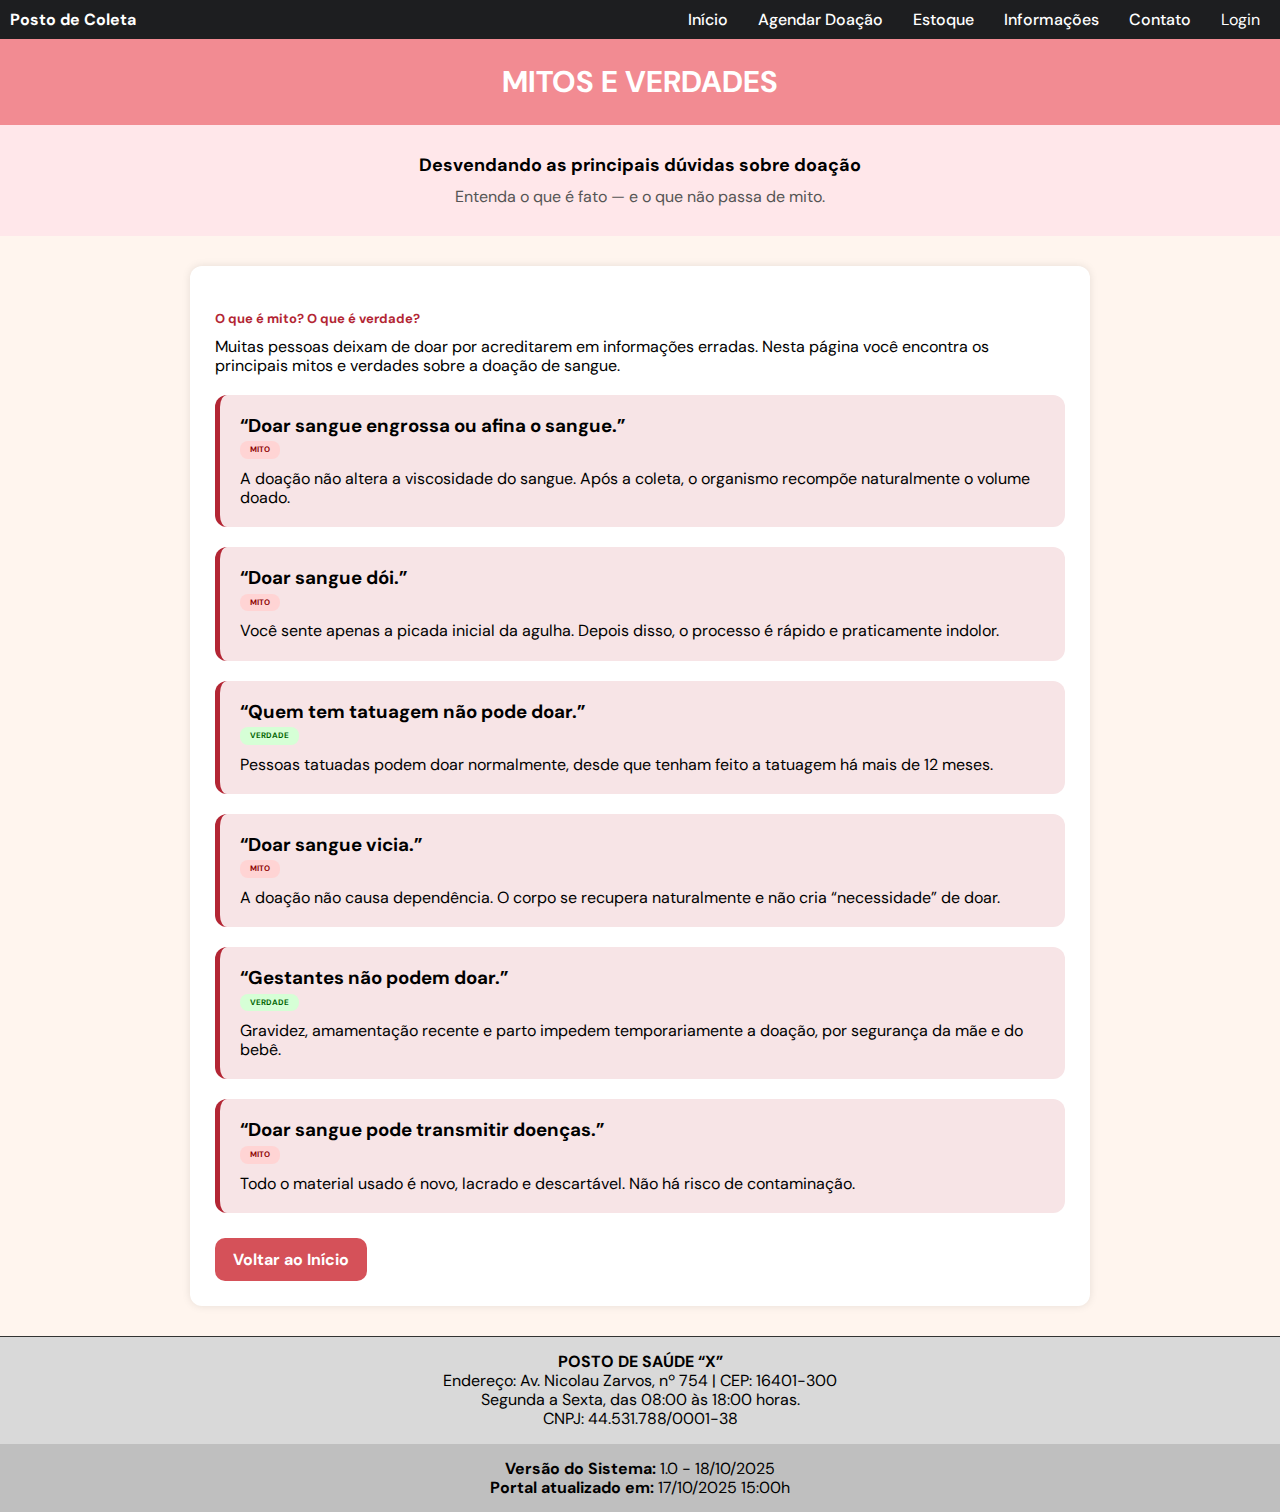
<file: mitos_verdades.html>
<!DOCTYPE html>
<html lang="pt-br">
<head>
    <meta charset="UTF-8">
    <meta name="viewport" content="width=device-width, initial-scale=1.0">
    <title>Document</title>
    <link rel="stylesheet" href="style.css"/>
    <link rel="stylesheet" href="blog-unificado.css">
    <link rel="preconnect" href="https://fonts.googleapis.com">
    <link rel="preconnect" href="https://fonts.gstatic.com" crossorigin>
    <link href="https://fonts.googleapis.com/css2?family=DM+Sans:ital,opsz,wght@0,9..40,100..1000;1,9..40,100..1000&display=swap" rel="stylesheet">
</head>
<body>
   <header class="header">

    <a href="index.html" class="logo">Posto de Coleta</a>

    <!-- botão hamburguer -->
    <input type="checkbox" id="menu-toggle" class="menu-toggle">
    <label for="menu-toggle" class="hamburguer">
        <span></span>
        <span></span>
        <span></span>
    </label>

    <nav class="nav">
        <ul class="menu">
            <li><a href="index.html">Início</a></li>
            <li><a href="/">Agendar Doação</a></li>
            <li><a href="/">Estoque</a></li>
            <li><a href="/">Informações</a></li>
            <li><a href="/">Contato</a></li>

            <!-- Botão de login -->
            <li><label for="login-modal" class="login-btn">Login</label></li>
        </ul>
    </nav>

</header>

<!-- Checkbox que abre modal -->
<input type="checkbox" id="login-modal" class="modal-toggle">

<!-- Checkbox para modo "esqueci a senha" -->
<input type="checkbox" id="recuperar-modal" class="recuperar-toggle">

<div class="modal-login">
    <div class="modal-content">

        <!-- BOTÃO FECHAR -->
        <label for="login-modal" class="fechar-modal">X</label>

        <!-- ================= LOGIN NORMAL ================== -->
        <div class="tela-login">

            <h2>Login</h2>

            <form>

                <label for="tipo-login">Tipo de Acesso:</label>
                <select id="tipo-login" name="tipo-login" class="select-login">
                    <option value="doador">🩸 Doador</option>
                    <option value="recepcionista">🧑‍💼 Recepcionista</option>
                    <option value="enfermeiro">👩‍⚕️ Enfermeiro</option>
                    <option value="admin">🔐 Administrador</option>
                </select>

                <label>Email:</label>
                <input type="email" placeholder="Digite seu email">

                <label>Senha:</label>
                <input type="password" placeholder="Digite sua senha">

                <button class="btn-entrar">Entrar</button>
            </form>

            <div class="acoes-extra">
                <label for="recuperar-modal" class="esqueceu">Esqueci minha senha</label>
                <a href="#" class="cadastro">Fazer cadastro</a>
            </div>

        </div>


        <!-- ================= RECUPERAR SENHA ================= -->
        <div class="tela-recuperar">
            <h2>Recuperar Senha</h2>

            <form>
                <label>Digite seu email:</label>
                <input type="email" placeholder="email@exemplo.com">

                <button class="btn-entrar">Enviar código</button>
            </form>

            <label for="recuperar-modal" class="voltar-login">← Voltar ao login</label>
        </div>

    </div>
</div>

<header class="header-mitos">
    <h1>MITOS E VERDADES</h1>
</header>

<section class="banner-mitos">
    <h2>Desvendando as principais dúvidas sobre doação</h2>
    <p>Entenda o que é fato — e o que não passa de mito.</p>
</section>

<main class="conteudo-blog-mitos">

    <article class="artigo-mitos">

        <h2 class="titulo-artigo-mitos">O que é mito? O que é verdade?</h2>

        <p>
            Muitas pessoas deixam de doar por acreditarem em informações erradas.
            Nesta página você encontra os principais mitos e verdades sobre a doação de sangue.
        </p>

        <div class="lista-mitos-container">

            <!-- Card -->
            <div class="mito-card">
                <h3>“Doar sangue engrossa ou afina o sangue.”</h3>
                <span class="tag veredito falso">MITO</span>
                <p>
                    A doação não altera a viscosidade do sangue.
                    Após a coleta, o organismo recompõe naturalmente o volume doado.
                </p>
            </div>

            <!-- Card -->
            <div class="mito-card">
                <h3>“Doar sangue dói.”</h3>
                <span class="tag veredito falso">MITO</span>
                <p>
                    Você sente apenas a picada inicial da agulha. 
                    Depois disso, o processo é rápido e praticamente indolor.
                </p>
            </div>

            <!-- Card -->
            <div class="mito-card">
                <h3>“Quem tem tatuagem não pode doar.”</h3>
                <span class="tag veredito verdadeiro">VERDADE</span>
                <p>
                    Pessoas tatuadas podem doar normalmente, desde que tenham
                    feito a tatuagem há mais de 12 meses.
                </p>
            </div>

            <!-- Card -->
            <div class="mito-card">
                <h3>“Doar sangue vicia.”</h3>
                <span class="tag veredito falso">MITO</span>
                <p>
                    A doação não causa dependência.
                    O corpo se recupera naturalmente e não cria “necessidade” de doar.
                </p>
            </div>

            <!-- Card -->
            <div class="mito-card">
                <h3>“Gestantes não podem doar.”</h3>
                <span class="tag veredito verdadeiro">VERDADE</span>
                <p>
                    Gravidez, amamentação recente e parto impedem temporariamente a doação,
                    por segurança da mãe e do bebê.
                </p>
            </div>

            <!-- Card -->
            <div class="mito-card">
                <h3>“Doar sangue pode transmitir doenças.”</h3>
                <span class="tag veredito falso">MITO</span>
                <p>
                    Todo o material usado é novo, lacrado e descartável.
                    Não há risco de contaminação.
                </p>
            </div>

        </div>

        <a href="index.html" class="btn-voltar-mitos">Voltar ao Início</a>
    </article>

</main>
    
<footer class="rodape">
    <div class="info-posto">
        <strong>POSTO DE SAÚDE “X”</strong><br>
        Endereço: Av. Nicolau Zarvos, nº 754 | CEP: 16401-300<br>
        Segunda a Sexta, das 08:00 às 18:00 horas.<br>
        CNPJ: 44.531.788/0001-38
    </div>

    <div class="info-sistema">
        <strong>Versão do Sistema:</strong> 1.0 - 18/10/2025<br>
        <strong>Portal atualizado em:</strong> 17/10/2025 15:00h
    </div>
</footer>

</body>
</html>
</file>
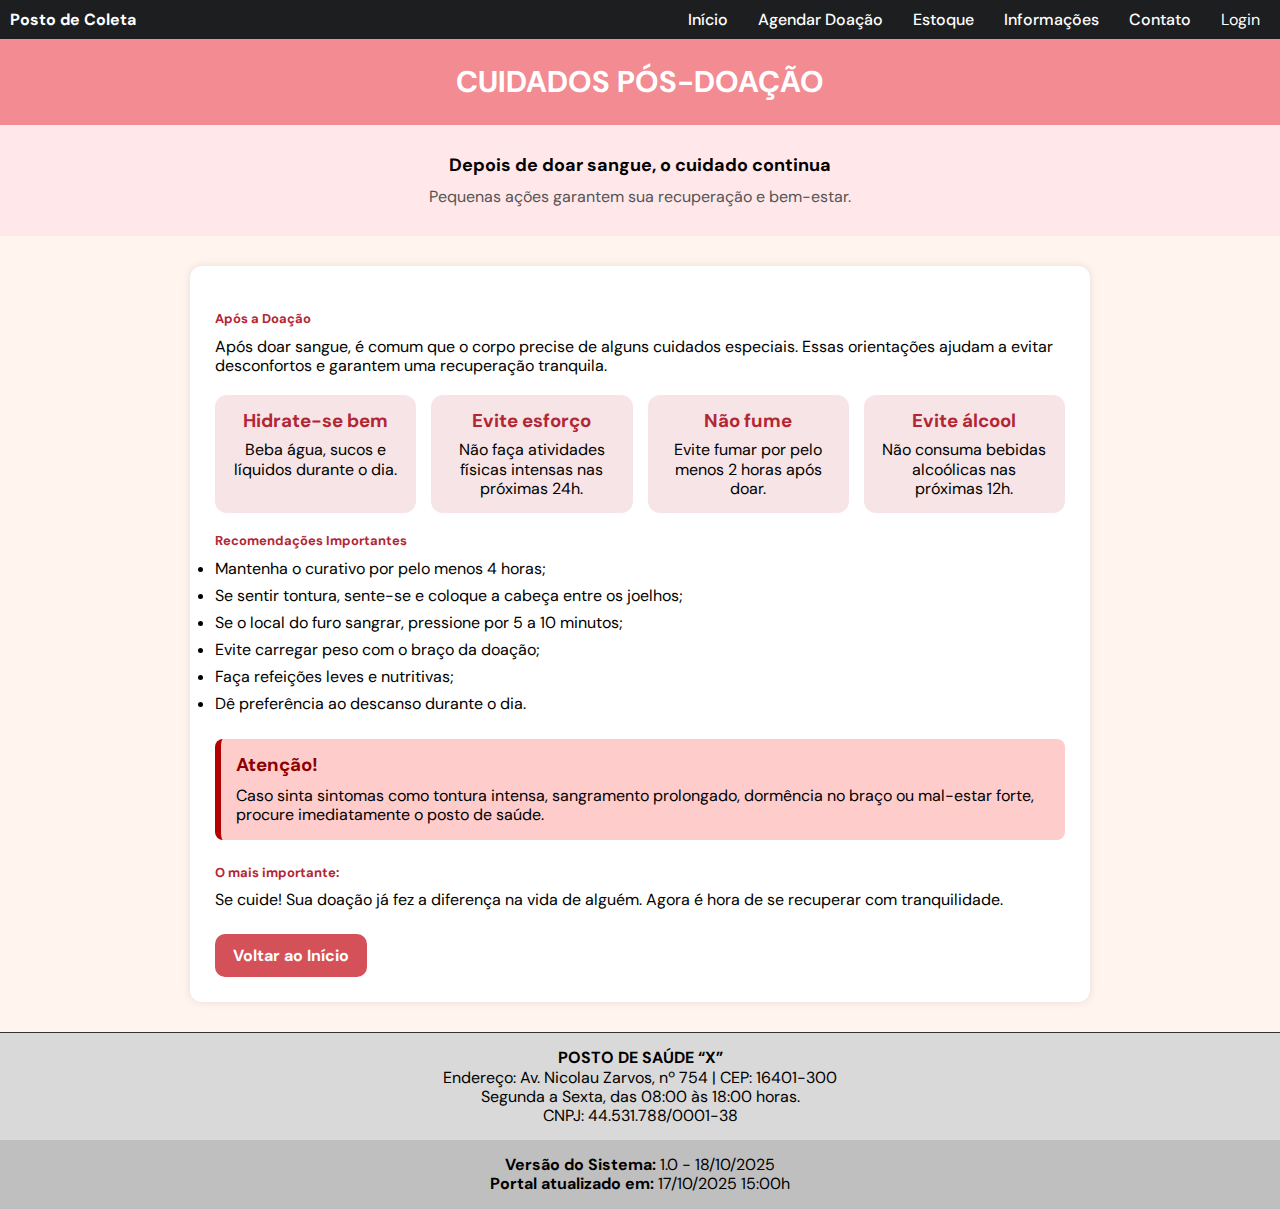
<file: pos_doacao.html>
<!DOCTYPE html>
<html lang="pt-br">
<head>
    <meta charset="UTF-8">
    <meta name="viewport" content="width=device-width, initial-scale=1.0">
    <title>Document</title>
    <link rel="stylesheet" href="style.css"/>
    <link rel="stylesheet" href="blog-unificado.css">
    <link rel="preconnect" href="https://fonts.googleapis.com">
    <link rel="preconnect" href="https://fonts.gstatic.com" crossorigin>
    <link href="https://fonts.googleapis.com/css2?family=DM+Sans:ital,opsz,wght@0,9..40,100..1000;1,9..40,100..1000&display=swap" rel="stylesheet">
</head>
<body>
   <header class="header">

    <a href="index.html" class="logo">Posto de Coleta</a>

    <!-- botão hamburguer -->
    <input type="checkbox" id="menu-toggle" class="menu-toggle">
    <label for="menu-toggle" class="hamburguer">
        <span></span>
        <span></span>
        <span></span>
    </label>

    <nav class="nav">
        <ul class="menu">
            <li><a href="index.html">Início</a></li>
            <li><a href="/">Agendar Doação</a></li>
            <li><a href="/">Estoque</a></li>
            <li><a href="/">Informações</a></li>
            <li><a href="/">Contato</a></li>

            <!-- Botão de login -->
            <li><label for="login-modal" class="login-btn">Login</label></li>
        </ul>
    </nav>

</header>

<!-- Checkbox que abre modal -->
<input type="checkbox" id="login-modal" class="modal-toggle">

<!-- Checkbox para modo "esqueci a senha" -->
<input type="checkbox" id="recuperar-modal" class="recuperar-toggle">

<div class="modal-login">
    <div class="modal-content">

        <!-- BOTÃO FECHAR -->
        <label for="login-modal" class="fechar-modal">X</label>

        <!-- ================= LOGIN NORMAL ================== -->
        <div class="tela-login">

            <h2>Login</h2>

            <form>

                <label for="tipo-login">Tipo de Acesso:</label>
                <select id="tipo-login" name="tipo-login" class="select-login">
                    <option value="doador">🩸 Doador</option>
                    <option value="recepcionista">🧑‍💼 Recepcionista</option>
                    <option value="enfermeiro">👩‍⚕️ Enfermeiro</option>
                    <option value="admin">🔐 Administrador</option>
                </select>

                <label>Email:</label>
                <input type="email" placeholder="Digite seu email">

                <label>Senha:</label>
                <input type="password" placeholder="Digite sua senha">

                <button class="btn-entrar">Entrar</button>
            </form>

            <div class="acoes-extra">
                <label for="recuperar-modal" class="esqueceu">Esqueci minha senha</label>
                <a href="#" class="cadastro">Fazer cadastro</a>
            </div>

        </div>


        <!-- ================= RECUPERAR SENHA ================= -->
        <div class="tela-recuperar">
            <h2>Recuperar Senha</h2>

            <form>
                <label>Digite seu email:</label>
                <input type="email" placeholder="email@exemplo.com">

                <button class="btn-entrar">Enviar código</button>
            </form>

            <label for="recuperar-modal" class="voltar-login">← Voltar ao login</label>
        </div>

    </div>
</div>

<header class="header-pos">
    <h1>CUIDADOS PÓS-DOAÇÃO</h1>
</header>

<section class="banner-pos">
    <h2>Depois de doar sangue, o cuidado continua</h2>
    <p>Pequenas ações garantem sua recuperação e bem-estar.</p>
</section>

<main class="conteudo-blog">

    <article class="artigo-blog">

        <!-- INTRODUÇÃO -->
        <h2 class="titulo-artigo-blog">Após a Doação</h2>
        <p>
            Após doar sangue, é comum que o corpo precise de alguns cuidados especiais.
            Essas orientações ajudam a evitar desconfortos e garantem uma recuperação tranquila.
        </p>

        <!-- CARDS DE CUIDADOS -->
        <div class="cards-cuidado">

            <div class="card-pos">
                <h3>Hidrate-se bem</h3>
                <p>Beba água, sucos e líquidos durante o dia.</p>
            </div>

            <div class="card-pos">
                <h3>Evite esforço</h3>
                <p>Não faça atividades físicas intensas nas próximas 24h.</p>
            </div>

            <div class="card-pos">
                <h3>Não fume</h3>
                <p>Evite fumar por pelo menos 2 horas após doar.</p>
            </div>

            <div class="card-pos">
                <h3>Evite álcool</h3>
                <p>Não consuma bebidas alcoólicas nas próximas 12h.</p>
            </div>

        </div>

        <!-- LISTA DE RECOMENDAÇÕES -->
        <h2 class="titulo-artigo-blog">Recomendações Importantes</h2>

        <ul class="lista-recomendacoes-pos">
            <li>Mantenha o curativo por pelo menos 4 horas;</li>
            <li>Se sentir tontura, sente-se e coloque a cabeça entre os joelhos;</li>
            <li>Se o local do furo sangrar, pressione por 5 a 10 minutos;</li>
            <li>Evite carregar peso com o braço da doação;</li>
            <li>Faça refeições leves e nutritivas;</li>
            <li>Dê preferência ao descanso durante o dia.</li>
        </ul>

        <!-- BOX DE ALERTA -->
        <div class="box-alerta-pos">
            <h3>Atenção!</h3>
            <p>
                Caso sinta sintomas como tontura intensa, sangramento prolongado,
                dormência no braço ou mal-estar forte, procure imediatamente o posto de saúde.
            </p>
        </div>

        <!-- SEÇÃO FINAL -->
        <h2 class="titulo-artigo-blog">O mais importante:</h2>
        <p>
            Se cuide! Sua doação já fez a diferença na vida de alguém.  
            Agora é hora de se recuperar com tranquilidade.
        </p>

        <a href="index.html" class="btn-voltar-blog">Voltar ao Início</a>
    </article>

</main>
    
<footer class="rodape">
    <div class="info-posto">
        <strong>POSTO DE SAÚDE “X”</strong><br>
        Endereço: Av. Nicolau Zarvos, nº 754 | CEP: 16401-300<br>
        Segunda a Sexta, das 08:00 às 18:00 horas.<br>
        CNPJ: 44.531.788/0001-38
    </div>

    <div class="info-sistema">
        <strong>Versão do Sistema:</strong> 1.0 - 18/10/2025<br>
        <strong>Portal atualizado em:</strong> 17/10/2025 15:00h
    </div>
</footer>

</body>
</html>
</file>
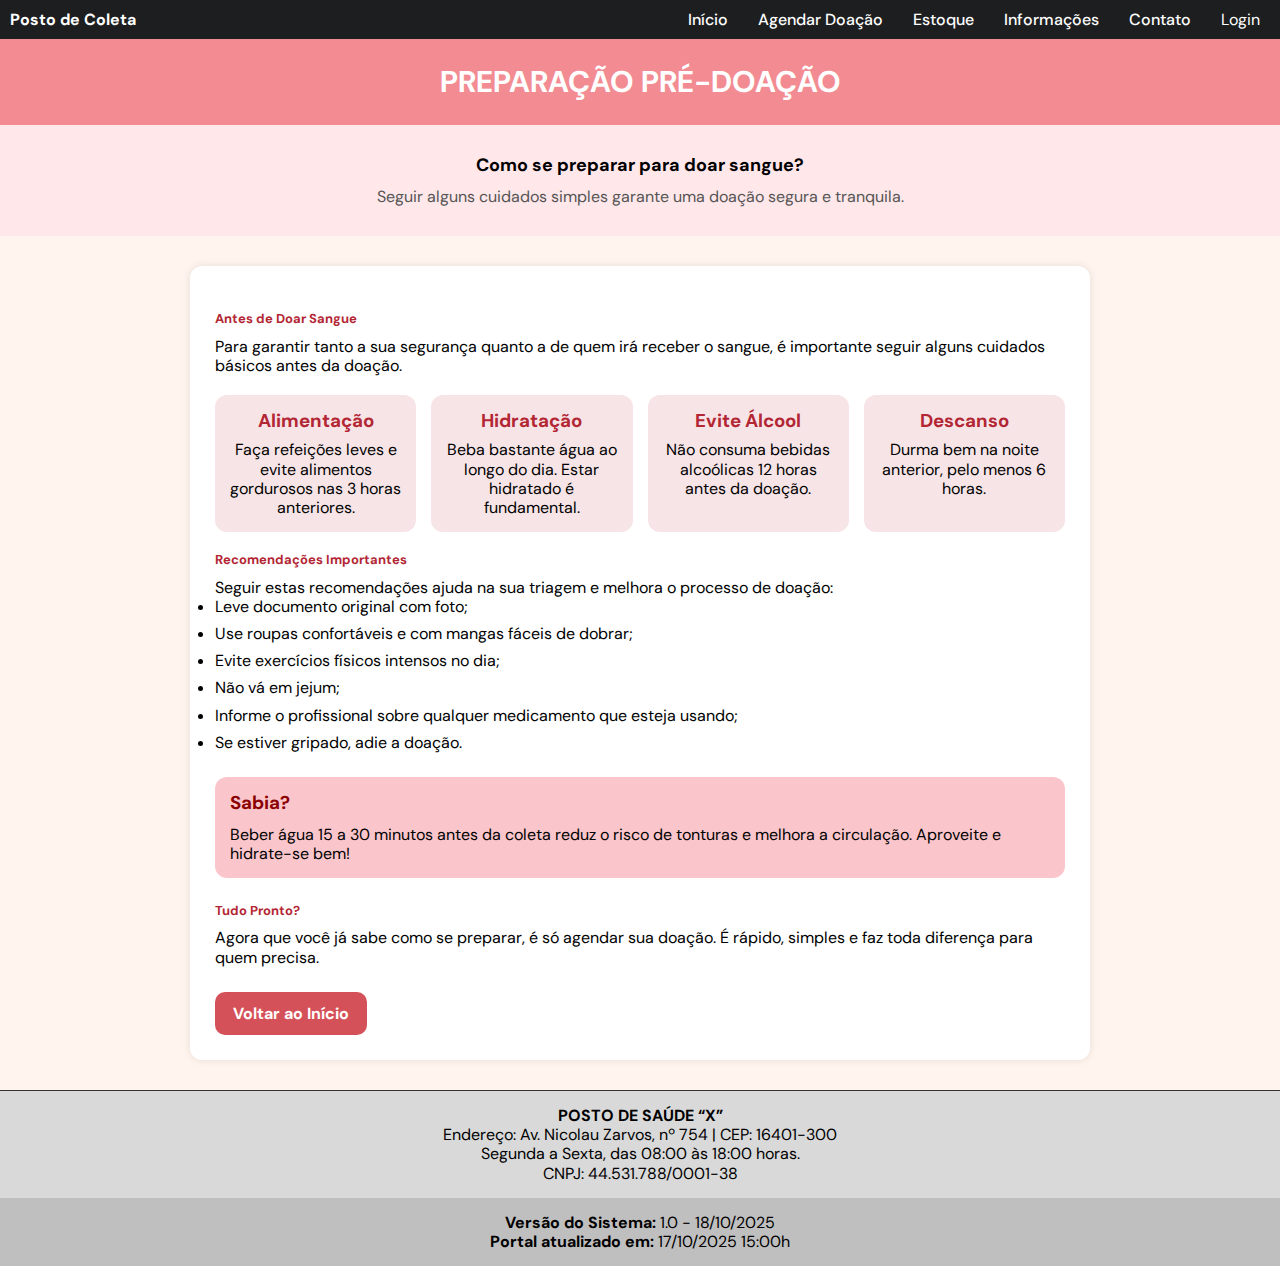
<file: preparacao.html>
<!DOCTYPE html>
<html lang="pt-br">
<head>
    <meta charset="UTF-8">
    <meta name="viewport" content="width=device-width, initial-scale=1.0">
    <title>Document</title>
    <link rel="stylesheet" href="style.css"/>
    <link rel="stylesheet" href="blog-unificado.css">
    <link rel="preconnect" href="https://fonts.googleapis.com">
    <link rel="preconnect" href="https://fonts.gstatic.com" crossorigin>
    <link href="https://fonts.googleapis.com/css2?family=DM+Sans:ital,opsz,wght@0,9..40,100..1000;1,9..40,100..1000&display=swap" rel="stylesheet">
</head>
<body>
   <header class="header">

    <a href="index.html" class="logo">Posto de Coleta</a>

    <!-- botão hamburguer -->
    <input type="checkbox" id="menu-toggle" class="menu-toggle">
    <label for="menu-toggle" class="hamburguer">
        <span></span>
        <span></span>
        <span></span>
    </label>

    <nav class="nav">
        <ul class="menu">
            <li><a href="index.html">Início</a></li>
            <li><a href="/">Agendar Doação</a></li>
            <li><a href="/">Estoque</a></li>
            <li><a href="/">Informações</a></li>
            <li><a href="/">Contato</a></li>

            <!-- Botão de login -->
            <li><label for="login-modal" class="login-btn">Login</label></li>
        </ul>
    </nav>

</header>

<!-- Checkbox que abre modal -->
<input type="checkbox" id="login-modal" class="modal-toggle">

<!-- Checkbox para modo "esqueci a senha" -->
<input type="checkbox" id="recuperar-modal" class="recuperar-toggle">

<div class="modal-login">
    <div class="modal-content">

        <!-- BOTÃO FECHAR -->
        <label for="login-modal" class="fechar-modal">X</label>

        <!-- ================= LOGIN NORMAL ================== -->
        <div class="tela-login">

            <h2>Login</h2>

            <form>

                <label for="tipo-login">Tipo de Acesso:</label>
                <select id="tipo-login" name="tipo-login" class="select-login">
                    <option value="doador">🩸 Doador</option>
                    <option value="recepcionista">🧑‍💼 Recepcionista</option>
                    <option value="enfermeiro">👩‍⚕️ Enfermeiro</option>
                    <option value="admin">🔐 Administrador</option>
                </select>

                <label>Email:</label>
                <input type="email" placeholder="Digite seu email">

                <label>Senha:</label>
                <input type="password" placeholder="Digite sua senha">

                <button class="btn-entrar">Entrar</button>
            </form>

            <div class="acoes-extra">
                <label for="recuperar-modal" class="esqueceu">Esqueci minha senha</label>
                <a href="#" class="cadastro">Fazer cadastro</a>
            </div>

        </div>


        <!-- ================= RECUPERAR SENHA ================= -->
        <div class="tela-recuperar">
            <h2>Recuperar Senha</h2>

            <form>
                <label>Digite seu email:</label>
                <input type="email" placeholder="email@exemplo.com">

                <button class="btn-entrar">Enviar código</button>
            </form>

            <label for="recuperar-modal" class="voltar-login">← Voltar ao login</label>
        </div>

    </div>
</div>

<header class="header-preparacao">
    <h1>PREPARAÇÃO PRÉ-DOAÇÃO</h1>
</header>

<section class="banner-blog">
    <h2>Como se preparar para doar sangue?</h2>
    <p>Seguir alguns cuidados simples garante uma doação segura e tranquila.</p>
</section>

<main class="conteudo-blog">

    <article class="artigo">

        <!-- SEÇÃO INTRODUÇÃO -->
        <h2 class="titulo-artigo">Antes de Doar Sangue</h2>
        <p>
            Para garantir tanto a sua segurança quanto a de quem irá receber o sangue,
            é importante seguir alguns cuidados básicos antes da doação. 
        </p>

        <!-- CARDS DE PREPARAÇÃO -->
        <div class="cards-preparacao">

            <div class="card">
                <h3>Alimentação</h3>
                <p>Faça refeições leves e evite alimentos gordurosos nas 3 horas anteriores.</p>
            </div>

            <div class="card">
                <h3>Hidratação</h3>
                <p>Beba bastante água ao longo do dia. Estar hidratado é fundamental.</p>
            </div>

            <div class="card">
                <h3>Evite Álcool</h3>
                <p>Não consuma bebidas alcoólicas 12 horas antes da doação.</p>
            </div>

            <div class="card">
                <h3>Descanso</h3>
                <p>Durma bem na noite anterior, pelo menos 6 horas.</p>
            </div>

        </div>

        <!-- LISTA DE RECOMENDAÇÕES -->
        <h2 class="titulo-artigo">Recomendações Importantes</h2>
        <p>
            Seguir estas recomendações ajuda na sua triagem e melhora o processo de doação:
        </p>

        <ul class="lista-recomendacoes">
            <li>Leve documento original com foto;</li>
            <li>Use roupas confortáveis e com mangas fáceis de dobrar;</li>
            <li>Evite exercícios físicos intensos no dia;</li>
            <li>Não vá em jejum;</li>
            <li>Informe o profissional sobre qualquer medicamento que esteja usando;</li>
            <li>Se estiver gripado, adie a doação.</li>
        </ul>

        <!-- BOX DE DESTAQUE -->
        <div class="box-destaque">
            <h3>Sabia?</h3>
            <p>
                Beber água 15 a 30 minutos antes da coleta reduz o risco de tonturas
                e melhora a circulação. Aproveite e hidrate-se bem!
            </p>
        </div>

        <!-- SEÇÃO FINAL -->
        <h2 class="titulo-artigo">Tudo Pronto?</h2>
        <p>
            Agora que você já sabe como se preparar, é só agendar sua doação.
            É rápido, simples e faz toda diferença para quem precisa.
        </p>

        <a href="index.html" class="btn-voltar">Voltar ao Início</a>
    </article>

</main>
    
<footer class="rodape">
    <div class="info-posto">
        <strong>POSTO DE SAÚDE “X”</strong><br>
        Endereço: Av. Nicolau Zarvos, nº 754 | CEP: 16401-300<br>
        Segunda a Sexta, das 08:00 às 18:00 horas.<br>
        CNPJ: 44.531.788/0001-38
    </div>

    <div class="info-sistema">
        <strong>Versão do Sistema:</strong> 1.0 - 18/10/2025<br>
        <strong>Portal atualizado em:</strong> 17/10/2025 15:00h
    </div>
</footer>

</body>
</html>
</file>
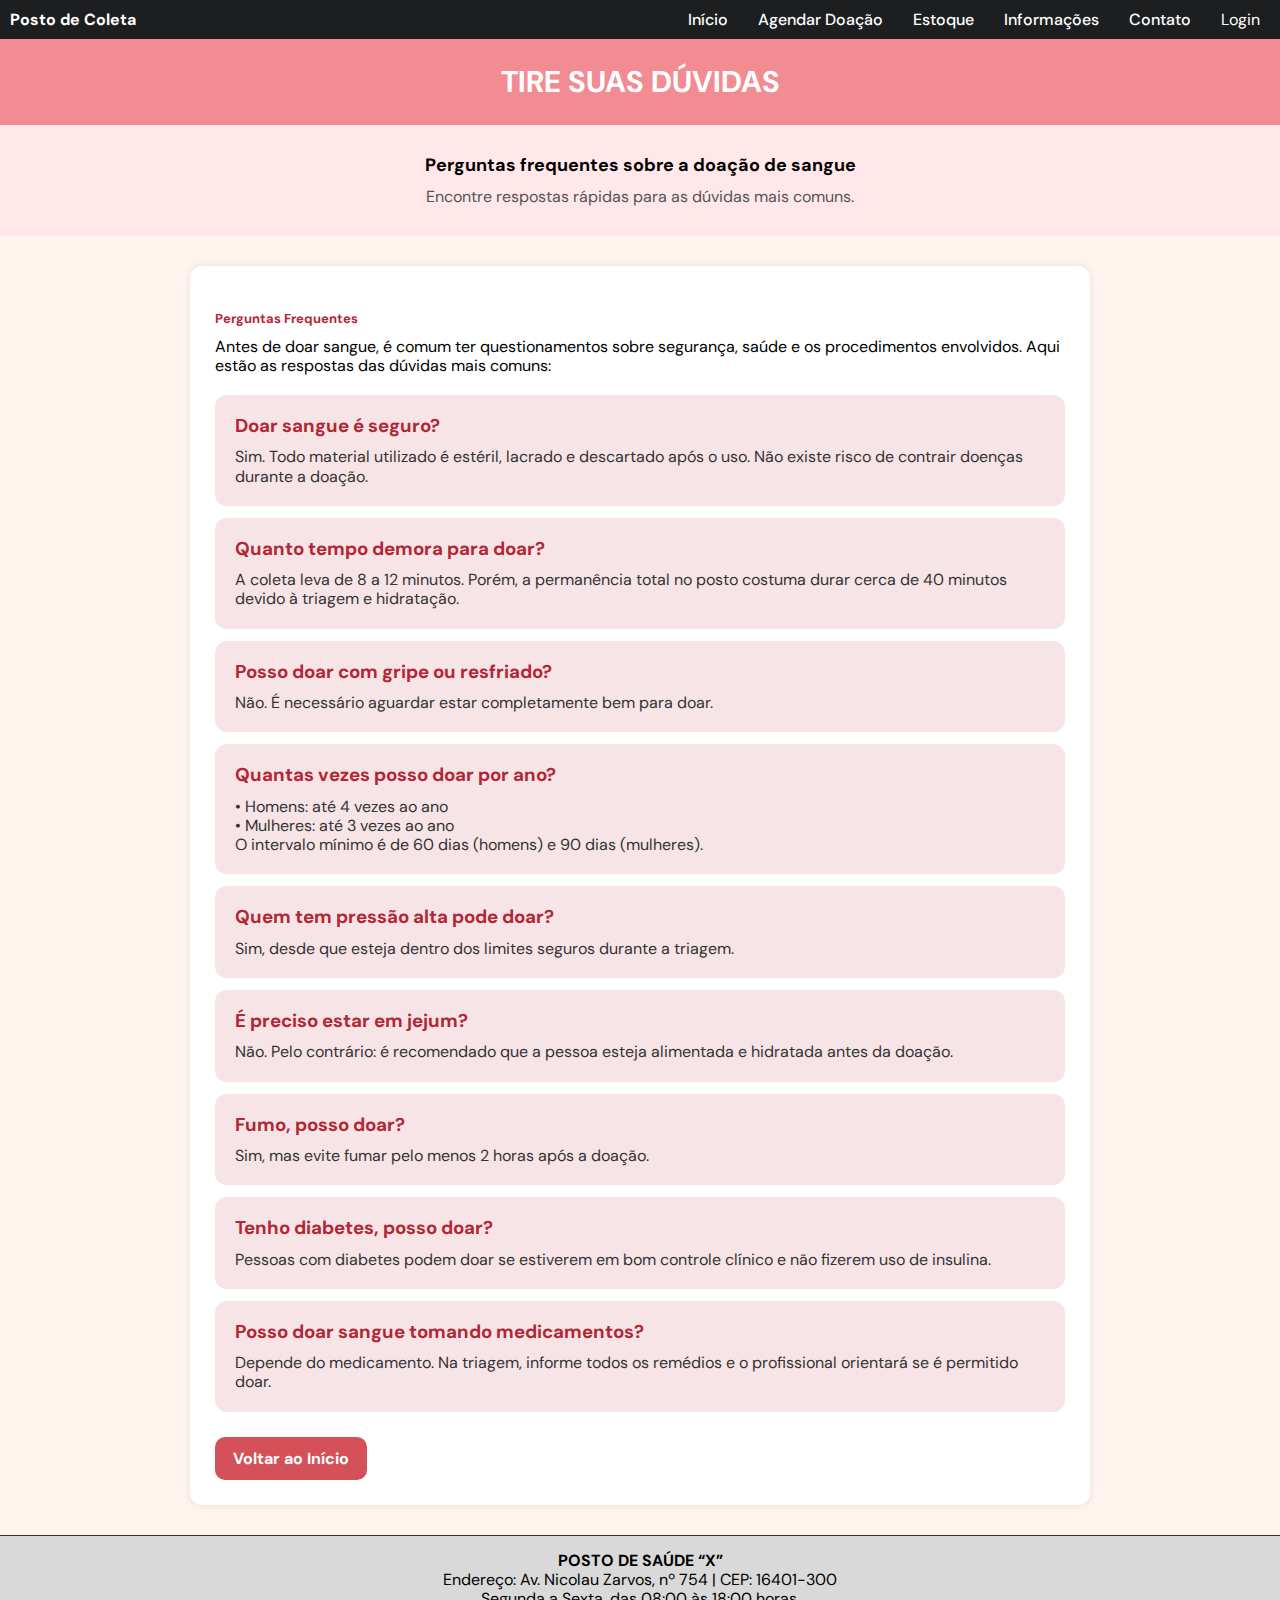
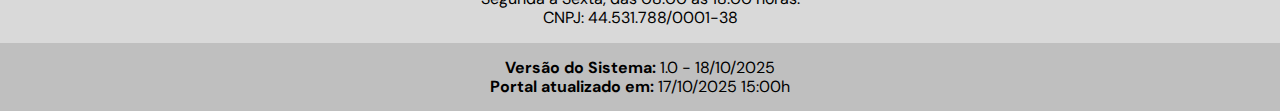
<file: tire_duvidas.html>
<!DOCTYPE html>
<html lang="pt-br">
<head>
    <meta charset="UTF-8">
    <meta name="viewport" content="width=device-width, initial-scale=1.0">
    <title>Document</title>
    <link rel="stylesheet" href="style.css"/> <!--Css base-->
    <link rel="stylesheet" href="blog-unificado.css">
    <link rel="preconnect" href="https://fonts.googleapis.com">
    <link rel="preconnect" href="https://fonts.gstatic.com" crossorigin>
    <link href="https://fonts.googleapis.com/css2?family=DM+Sans:ital,opsz,wght@0,9..40,100..1000;1,9..40,100..1000&display=swap" rel="stylesheet">
</head>
<body>
   <header class="header">

    <a href="index.html" class="logo">Posto de Coleta</a>

    <!-- botão hamburguer -->
    <input type="checkbox" id="menu-toggle" class="menu-toggle">
    <label for="menu-toggle" class="hamburguer">
        <span></span>
        <span></span>
        <span></span>
    </label>

    <nav class="nav">
        <ul class="menu">
            <li><a href="index.html">Início</a></li>
            <li><a href="/">Agendar Doação</a></li>
            <li><a href="/">Estoque</a></li>
            <li><a href="/">Informações</a></li>
            <li><a href="/">Contato</a></li>

            <!-- Botão de login -->
            <li><label for="login-modal" class="login-btn">Login</label></li>
        </ul>
    </nav>

</header>

<!-- Checkbox que abre modal -->
<input type="checkbox" id="login-modal" class="modal-toggle">

<!-- Checkbox para modo "esqueci a senha" -->
<input type="checkbox" id="recuperar-modal" class="recuperar-toggle">

<div class="modal-login">
    <div class="modal-content">

        <!-- BOTÃO FECHAR -->
        <label for="login-modal" class="fechar-modal">X</label>

        <!-- ================= LOGIN NORMAL ================== -->
        <div class="tela-login">

            <h2>Login</h2>

            <form>

                <label for="tipo-login">Tipo de Acesso:</label>
                <select id="tipo-login" name="tipo-login" class="select-login">
                    <option value="doador">🩸 Doador</option>
                    <option value="recepcionista">🧑‍💼 Recepcionista</option>
                    <option value="enfermeiro">👩‍⚕️ Enfermeiro</option>
                    <option value="admin">🔐 Administrador</option>
                </select>

                <label>Email:</label>
                <input type="email" placeholder="Digite seu email">

                <label>Senha:</label>
                <input type="password" placeholder="Digite sua senha">

                <button class="btn-entrar">Entrar</button>
            </form>

            <div class="acoes-extra">
                <label for="recuperar-modal" class="esqueceu">Esqueci minha senha</label>
                <a href="#" class="cadastro">Fazer cadastro</a>
            </div>

        </div>


        <!-- ================= RECUPERAR SENHA ================= -->
        <div class="tela-recuperar">
            <h2>Recuperar Senha</h2>

            <form>
                <label>Digite seu email:</label>
                <input type="email" placeholder="email@exemplo.com">

                <button class="btn-entrar">Enviar código</button>
            </form>

            <label for="recuperar-modal" class="voltar-login">← Voltar ao login</label>
        </div>

    </div>
</div>

<header class="header-duvidas">
    <h1>TIRE SUAS DÚVIDAS</h1>
</header>

<section class="banner-duvidas">
    <h2>Perguntas frequentes sobre a doação de sangue</h2>
    <p>Encontre respostas rápidas para as dúvidas mais comuns.</p>
</section>

<main class="conteudo-blog-duvidas">

    <article class="artigo-duvidas">

        <h2 class="titulo-artigo-duvidas">Perguntas Frequentes</h2>
        <p>
            Antes de doar sangue, é comum ter questionamentos sobre segurança, saúde 
            e os procedimentos envolvidos. Aqui estão as respostas das dúvidas mais comuns:
        </p>

        <!-- CONTAINER DAS PERGUNTAS -->
        <div class="faq-container">

            <div class="faq-card">
                <h3>Doar sangue é seguro?</h3>
                <p>
                    Sim. Todo material utilizado é estéril, lacrado e descartado após o uso.
                    Não existe risco de contrair doenças durante a doação.
                </p>
            </div>

            <div class="faq-card">
                <h3>Quanto tempo demora para doar?</h3>
                <p>
                    A coleta leva de 8 a 12 minutos. Porém, a permanência total no posto 
                    costuma durar cerca de 40 minutos devido à triagem e hidratação.
                </p>
            </div>

            <div class="faq-card">
                <h3>Posso doar com gripe ou resfriado?</h3>
                <p>
                    Não. É necessário aguardar estar completamente bem para doar.
                </p>
            </div>

            <div class="faq-card">
                <h3>Quantas vezes posso doar por ano?</h3>
                <p>
                    • Homens: até 4 vezes ao ano<br>
                    • Mulheres: até 3 vezes ao ano<br>
                    O intervalo mínimo é de 60 dias (homens) e 90 dias (mulheres).
                </p>
            </div>

            <div class="faq-card">
                <h3>Quem tem pressão alta pode doar?</h3>
                <p>
                    Sim, desde que esteja dentro dos limites seguros durante a triagem.
                </p>
            </div>

            <div class="faq-card">
                <h3>É preciso estar em jejum?</h3>
                <p>
                    Não. Pelo contrário: é recomendado que a pessoa esteja alimentada 
                    e hidratada antes da doação.
                </p>
            </div>

            <div class="faq-card">
                <h3>Fumo, posso doar?</h3>
                <p>
                    Sim, mas evite fumar pelo menos 2 horas após a doação.
                </p>
            </div>

            <div class="faq-card">
                <h3>Tenho diabetes, posso doar?</h3>
                <p>
                    Pessoas com diabetes podem doar se estiverem em bom controle clínico 
                    e não fizerem uso de insulina.
                </p>
            </div>

            <div class="faq-card">
                <h3>Posso doar sangue tomando medicamentos?</h3>
                <p>
                    Depende do medicamento. Na triagem, informe todos os remédios e 
                    o profissional orientará se é permitido doar.
                </p>
            </div>

        </div>

        <a href="index.html" class="btn-voltar-duvidas">Voltar ao Início</a>
    </article>

</main>

    

<footer class="rodape">
    <div class="info-posto">
        <strong>POSTO DE SAÚDE “X”</strong><br>
        Endereço: Av. Nicolau Zarvos, nº 754 | CEP: 16401-300<br>
        Segunda a Sexta, das 08:00 às 18:00 horas.<br>
        CNPJ: 44.531.788/0001-38
    </div>

    <div class="info-sistema">
        <strong>Versão do Sistema:</strong> 1.0 - 18/10/2025<br>
        <strong>Portal atualizado em:</strong> 17/10/2025 15:00h
    </div>
</footer>

</body>
</html>
</file>
<file: blog-unificado.css>
/* ============================================================
   ESTILOS GERAIS (VÁLIDOS PARA TODAS AS PÁGINAS)
   ============================================================ */

/* Containers principais */
.conteudo-blog,
.conteudo-blog-mitos,
.conteudo-blog-duvidas {
    width: 90%;
    max-width: 900px;
    margin: 30px auto;
}

/* Artigos padrão */
.artigo,
.artigo-blog,
.artigo-mitos,
.artigo-duvidas {
    background: #ffffff;
    padding: 25px;
    border-radius: 12px;
    box-shadow: 0px 0px 8px rgba(0,0,0,0.1);
}

/* Títulos padrão */
.titulo-artigo,
.titulo-artigo-blog,
.titulo-artigo-mitos,
.titulo-artigo-duvidas {
    margin-top: 20px;
    margin-bottom: 10px;
    color: #b32634;
    font-size: 1.3rem;
}

/* Banner genérico */
.banner-blog,
.banner-mitos,
.banner-pos,
.banner-duvidas {
    background: #ffe7ea;
    padding: 30px 20px;
    text-align: center;
}

.banner-blog h2,
.banner-mitos h2,
.banner-pos h2,
.banner-duvidas h2 {
    font-size: 1.4rem;
    margin-bottom: 10px;
}

.banner-blog p,
.banner-mitos p,
.banner-pos p,
.banner-duvidas p {
    color: #555;
}

/* Botões padrão */
.btn-voltar,
.btn-voltar-mitos,
.btn-voltar-blog,
.btn-voltar-duvidas {
    display: inline-block;
    background: #d55159;
    color: white;
    padding: 12px 18px;
    border-radius: 10px;
    margin-top: 25px;
    font-weight: bold;
    text-align: center;
}

/* Cards globais */
.card,
.card-pos {
    flex: 1;
    min-width: 180px;
    background: #f7e4e6;
    padding: 15px;
    border-radius: 12px;
    text-align: center;
}

.card h3,
.card-pos h3 {
    margin-bottom: 8px;
    color: #b32634;
}

/* Listas genéricas */
.lista-impedimentos li,
.lista-recomendacoes li,
.lista-recomendacoes-pos li {
    margin-bottom: 8px;
}


/* ============================================================
   CABEÇALHOS ESPECÍFICOS
   ============================================================ */

.header-criterios,
.header-mitos,
.header-pos,
.header-preparacao,
.header-duvidas {
    background: #f28b92;
    text-align: center;
    padding: 25px;
    color: white;
    font-size: 1.5rem;
    font-weight: bold;
}


/* ============================================================
   CRITÉRIOS PARA DOAR
   ============================================================ */

.cards-criterios {
    display: flex;
    flex-wrap: wrap;
    gap: 15px;
    margin: 20px 0;
}

.box-destaque {
    background: #fbc6cb;
    padding: 15px;
    border-radius: 12px;
    margin: 25px 0;
}

.box-destaque h3 {
    margin-bottom: 10px;
    color: #8b0000;
}


/* ============================================================
   MITOS E VERDADES
   ============================================================ */

.lista-mitos-container {
    margin-top: 20px;
    display: flex;
    flex-direction: column;
    gap: 20px;
}

.mito-card {
    background: #f7e4e6;
    padding: 20px;
    border-radius: 12px;
}

.tag {
    display: inline-block;
    padding: 4px 10px;
    border-radius: 8px;
    font-size: 0.8rem;
    font-weight: bold;
    margin-bottom: 10px;
}

.veredito.falso {
    background: #ffb5b5;
    color: #8b0000;
}

.veredito.verdadeiro {
    background: #c4ffc4;
    color: #006400;
}


/* ============================================================
   PREPARAÇÃO
   ============================================================ */

.cards-preparacao {
    display: flex;
    flex-wrap: wrap;
    gap: 15px;
    margin: 20px 0;
}


/* ============================================================
   PÓS-DOAÇÃO
   ============================================================ */

.cards-cuidado {
    display: flex;
    flex-wrap: wrap;
    gap: 15px;
    margin: 20px 0;
}

.box-alerta-pos {
    background: #ffcccc;
    padding: 15px;
    border-left: 6px solid #b30000;
    border-radius: 8px;
    margin: 25px 0;
}

.box-alerta-pos h3 {
    margin-bottom: 10px;
    color: #8b0000;
}


/* ============================================================
   FAQ – TIRE SUAS DÚVIDAS
   ============================================================ */

.faq-container {
    margin-top: 20px;
    display: flex;
    flex-direction: column;
    gap: 20px;
}

.faq-card {
    background: #f7e4e6;
    padding: 20px;
    border-radius: 12px;
}

.faq-card h3 {
    margin-bottom: 10px;
    color: #b32634;
}

.faq-card p {
    color: #333;
}


/* ============================================================
   RESPONSIVIDADE
   ============================================================ */

@media (min-width: 800px) {

    .banner-blog h2,
    .banner-mitos h2,
    .banner-pos h2,
    .banner-duvidas h2 {
        font-size: 1.8rem;
    }

    .card,
    .card-pos {
        min-width: 200px;
    }
}

.lista-mitos-container .mito-card {
    border-left: 5px solid #b32634;
}

.tag.verdadeiro {
    background: #d6ffd6;
    color: #006400;
}

.tag.falso {
    background: #ffd4d4;
    color: #8b0000;
}

.faq-container {
    display: grid;
    gap: 12px;
}
</file>
<file: doador.css>
/* ===========================
   ÁREA DO DOADOR – VISUAL NOVO
   =========================== */

/* Fundo geral */
body.area-doador {
    background: #f4f6f9; /* diferenciado das demais páginas */
}

/* Banner do topo */
.banner-doador {
    background: #fff;
    border-bottom: 1px solid #e5e5e5;
    padding: 25px 0;
}

.banner-doador-conteudo {
    width: 90%;
    max-width: 1100px;
    margin: auto;
    background: #ffffff;
    padding: 22px 28px;
    border-radius: 14px;
    box-shadow: 0px 2px 7px rgba(0,0,0,0.06);
}

.banner-doador-conteudo h1 {
    font-size: 1.6rem;
    margin-bottom: 6px;
    color: #b32634;
}

.banner-doador-conteudo p {
    font-size: 1rem;
    color: #333;
}

.badge-status {
    display: inline-flex;
    align-items: center;
    gap: 6px;
    padding: 6px 10px;
    background: #e8f5e9;
    color: #1b5e20;
    border-radius: 30px;
    font-size: 0.82rem;
}

.badge-status .pontinho {
    width: 9px;
    height: 9px;
    border-radius: 50%;
    background: #2e7d32;
}

/* ------------------------------
   CARDS DO DASHBOARD
--------------------------------*/

.dashboard-doador {
    width: 90%;
    max-width: 1100px;
    margin: 20px auto 0;
}

.dashboard-cards {
    display: grid;
    gap: 20px;
    grid-template-columns: repeat(auto-fit, minmax(280px, 1fr));
}

.card-doador {
    background: #ffffff;
    padding: 20px 22px;
    border-radius: 14px;
    box-shadow: 0px 3px 10px rgba(0,0,0,0.05);
    border-left: 6px solid #d46b74;
}

.card-doador h2 {
    margin-bottom: 6px;
    font-size: 1.1rem;
    color: #b32634;
}

.card-doador .data-hora {
    font-size: 1.2rem;
    margin-bottom: 4px;
    font-weight: bold;
    color: #333;
}

.card-doador .info-extra {
    color: #555;
    font-size: 0.9rem;
}

.card-doador .numero-destaque {
    font-size: 1.8rem;
    font-weight: 800;
    color: #b32634;
}

.card-doador .link-acao {
    margin-top: 8px;
    display: inline-block;
    font-size: 0.85rem;
    color: #b32634;
    text-decoration: underline;
}

/* Card especial */
.card-doador.destaque {
    border-left-color: #b32634;
}

/* ------------------------------
   SEÇÃO SECUNDÁRIA (GRID)
--------------------------------*/

.doador-grid-secundario {
    width: 90%;
    max-width: 1100px;
    margin: 20px auto 50px;
    display: grid;
    grid-template-columns: minmax(0, 1.8fr) minmax(0, 1fr);
    gap: 22px;
}

/* ------------------------------
   HISTÓRICO DE DOAÇÕES
--------------------------------*/

.historico-doador-wrapper {
    background: #fff;
    padding: 20px 22px;
    border-radius: 14px;
    box-shadow: 0px 3px 10px rgba(0,0,0,0.05);
}

.historico-doador-wrapper h2 {
    font-size: 1.2rem;
    margin-bottom: 12px;
}

.tabela-scroll {
    overflow-x: auto;
}

.tabela-historico-doador {
    width: 100%;
    border-collapse: collapse;
    font-size: 0.92rem;
}

.tabela-historico-doador th {
    background: #f1f3f5;
    padding: 10px;
    font-weight: bold;
    color: #444;
}

.tabela-historico-doador td {
    padding: 10px;
    border-bottom: 1px solid #eee;
}

.tabela-historico-doador tr:hover td {
    background: #f9f9f9;
}

/* ------------------------------
   PAINEL LATERAL (ATALHOS + AVISOS)
--------------------------------*/

.painel-lateral-doador {
    display: flex;
    flex-direction: column;
    gap: 22px;
}

.atalhos-doador,
.avisos-doador {
    background: #ffffff;
    padding: 20px;
    border-radius: 14px;
    box-shadow: 0px 3px 10px rgba(0,0,0,0.05);
}

.atalhos-doador h2,
.avisos-doador h2 {
    font-size: 1.1rem;
    margin-bottom: 12px;
}

.atalhos-doador ul,
.avisos-doador ul {
    list-style: none;
    padding: 0;
    margin: 0;
}

.atalhos-doador ul li {
    margin-bottom: 10px;
}

.atalhos-doador a {
    color: #b32634;
    text-decoration: none;
    font-weight: 500;
}

.atalhos-doador a:hover {
    text-decoration: underline;
}

.avisos-doador li {
    margin-bottom: 8px;
    border-left: 3px solid #b32634;
    padding-left: 8px;
    color: #444;
    font-size: 0.92rem;
}

/* ------------------------------
   RESPONSIVIDADE
--------------------------------*/

@media (max-width: 900px) {
    .doador-grid-secundario {
        grid-template-columns: 1fr;
    }
}

@media (max-width: 600px) {
    .banner-doador-conteudo {
        padding: 16px;
    }

    .banner-doador-conteudo h1 {
        font-size: 1.3rem;
    }
}
</file>
<file: style.css>
/* RESET E PADRÕES ---------------------------------------------- */

* {
    margin: 0;
    padding: 0;
    box-sizing: border-box;
}

/* body, html {
    font-family: Arial, sans-serif;
    background: seashell;
} */
  
html {
    /* font-size:10px */
    font-size: 62.5%;
}

body {
    font-family: "DM Sans", sans-serif;
    font-size: 1.6rem;
    line-height: 1.2;
    background: seashell;
}

/* LINKS */
a {
    text-decoration: none;
    color: white;
}

/* IMAGENS */
img {
    /* max-width: 100%; */
    display: block;

}

/* HEADER -------------------------------------------------------- */

.header {
    background: #1d1e20;
    display: flex;
    justify-content: space-between;
    align-items: center;
    padding: 10px;
    position: relative;
}

.logo {
    font-size: 1.6rem;
    color: #fff;
    font-weight: bold;
}

/* menu desktop */
.nav {
    display: flex;
}

.menu {
    display: flex;
    gap: 10px;
    list-style: none;
}

.menu li a {
    padding: 10px;
    color: white;
    font-weight: 500;
}


/* botão de login no menu */
.login-btn {
    cursor: pointer;
    padding: 10px;
    color: #fff;
}


/* HAMBÚRGUER / MOBILE */

.menu-toggle {
    display: none;
}

.hamburguer {
    display: none;
    flex-direction: column;
    gap: 5px;
    cursor: pointer;
}

.hamburguer span {
    display: block;
    width: 28px;
    height: 3px;
    background: white;
    transition: 0.3s;
}

/* SUB-MENU – ESTOQUE -------------------------------------------- */

.sub-menu {
    background: pink;
    width: auto; 
    /* mudei o width para auto porque em 100% estava bugando a margin */
    padding: 10px;
    margin: 5px 5px 0px 5px;
    display: flex;
    justify-content: space-between;
    align-items: center;
    flex-wrap: wrap;
    border: 1px solid #333;
    border-radius: 2px;
}

.area-texto-estoque {
    /* flex-basis: 30%;  */
    flex: 1 1 30%;
}

.area-icones-estoque-home {
    display: flex;
    flex-wrap: wrap;
    flex-grow: 1;
    margin-left: 10px;
    gap: 50px;
    /* aumentei o gap pra diminuir o espaço sobrando no submenu */
    justify-content: flex-end;
}

.area-texto-estoque h1 {
    margin-bottom: 5px;
}

/* Corrigido */
.area-texto-estoque h1,
.area-texto-estoque span {
    margin: 0;

}

.icone-estoque {
    text-align: center;
}

.icone-estoque img {
    display: block;
    width: 55px;
    height: 55px;
    /* diminuí o tamanho da imagem */
    object-fit: contain;
     /*adicionei object-fit: contain pra corrigir o problema dos ícones não aparecerem*/
}

.icone-estoque p {
    font-weight: bold;
}

/* BLOCOS INFORMATIVOS ------------------------------------------- */

.blocos-informativos {
    height: 200px;
    margin: 5px 0;
    display: flex;
    justify-content: space-evenly;
    flex-wrap: wrap;
    gap: 5px;
    padding: 0px 5px 0px 5px;
}

.bloco {
    /* height: 165px;
    width: 180px; */
    flex: 150px 1;
    border-radius: 2px;
    display: flex;
    justify-content: center;
    align-items: center;
    text-align: center;
    color: #ffffff;
    font-size: 1.3rem;
    font-weight: 600;
    transition: transform 0.3s ease;
    border: 1px solid #333;
}

/* Efeito Hover para o bloco */
.bloco:hover {
    transform: scale(1.02);
    box-shadow: 0 4px 15px rgba(0, 0, 0, 0.2); 
    filter: brightness(1.1);
    cursor: pointer;
}

.bloco:nth-child(1) { background: #8B0000; }
.bloco:nth-child(2) { background: #B22222; }
.bloco:nth-child(3) { background: #D32F2F; }
.bloco:nth-child(4) { background: #E57373; }
.bloco:nth-child(5) { background: #F28B82; }

/* FORMULÁRIO SIMPLES -------------------------------------------- */

.container-simple-form {
    display: flex;
    /* flex-wrap: wrap; */
    align-items: stretch;
    justify-content: space-evenly;
    width: auto;
    
}

.formulario-simples {
    background: #e0e0e0;
    width: 70%;
    /* max-width: 1000px; */
    border-radius: 2px;
    border: 1px solid #333;
    padding: 15px;
    margin: 0 5px 5px 5px;
}


.simple-form {
    display: flex;
    flex-direction: column;
    width: 100%;
}

.simple-form h2 {
    text-align: center;
    margin-bottom: 10px;
}

.simple-form hr {
    border: none;
    border-top: 1px solid #222;
    margin-bottom: 20px;
}

.campo {
    display: flex;
    flex-direction: column;
    margin-bottom: 18px;
}

.campo label {
    margin-bottom: 6px;
}

.campo select {
    height: 40px;
    border-radius: 2px;
    padding-left: 10px;
}

.aviso {
    text-align: center;
    font-size: 1.4rem;
    margin: 15px 0;
}

.botao-verificar {
    width: 40%;
    align-self: center;
    padding: 12px;
    border: none;
    background: #222;
    color: #fff;
    border-radius: 2px;
    font-size: 1.4rem;
}


/* NOTÍCIAS ------------------------------------------------------- */

.noticias-container {
    width: auto;
    margin: 0 5px 5px 5px;
    background: #dcdcdc;
    padding: 15px;
    border-radius: 2px;
    border: 1px solid #333;
}

.titulo-noticias {
    text-align: center;
    background: #f08080;
    color: white;
    width: 200px;
    margin: 0 auto;
    padding: 10px;
    border-radius: 2px;
}

.linha-topo {    border: 1px solid #333;

    border: none;
    border-top: 2px solid #b5b5b5;
    margin: 20px 0;
}

.barra-busca {
    position: relative;
    margin-bottom: 30px;
}

.barra-busca input {
    width: 100%;
    padding: 10px 40px 10px 10px;
    background: #f6b1b1;
    border-radius: 2px;
    border: 1px solid #ccc;
}

.icone-busca {
    position: absolute;
    right: 10px;
    top: 8px;
}

/* FLEX NO LUGAR DO GRID */

.grid-noticias {
    display: flex;
    flex-wrap: wrap;
    gap: 25px;
    justify-content: center;
}

.card {
    background: #f1f1f1;
    border-radius: 2px;
    padding: 10px;
    width: 300px;
}

.imagem-fake {
    background: #c0c0c0;
    height: 180px;
    border-radius: 2px;
}

.titulo-card {
    background: #f08080;
    color: white;
    padding: 5px;
    margin-top: 8px;
    border-radius: 2px;
}

/* GRÁFICOS ------------------------------------------------------ */

.grafico-wrapper {
    display: flex;
    flex-wrap: wrap;
    justify-content: space-between;
    width: auto;
    margin: 5px;
    background: #dedede;
    border-radius: 2px;
    padding: 15px;
    border: 1px solid #333;
    gap: 5px;
}

.titulo-secao {
    width: 100%;
    margin: 0 auto;
    text-align: center;
    background: #f28d8d;
    padding: 10px;
    border-radius: 2px;
    color: white;
}

.linha-divisoria {
    border: none;
    border-top: 2px solid #bfbfbf;
    margin: 20px 0;
}

.bloco-grafico {   
    flex: 1;
    margin-top: 25px;
    background: #e6e6e6;
    border-radius: 2px;
    padding: 15px;
}

.cabecalho-bloco {
    text-align: center;
    background: #bdbdbd;
    padding: 10px;
    font-weight: bold;
}

.abas {
    display: flex;
    gap: 20px;
    margin: 20px 0;
    justify-content: center;

}

.aba {
    background: #f3b3b3;
    padding: 12px 25px;
    border-radius: 2px;
    color: white;
}

.aba.ativa {
    background: #f28d8d;
}

.grafico-barras {
    display: flex;
    justify-content: space-between;
    align-items: flex-end;
    height: 180px;
    padding-bottom: 10px;
    border-bottom: 2px solid black;
}

.barra {
    width: 20px;
    background: #d3d3d3;
    border-radius: 5px;
}

.meses {
    margin-top: 10px;
    display: flex;
    justify-content: space-between;
}

.anos-label{
    width: 100%;
    padding-left: 15px;
    margin-top: 20px;
    text-align: center;
    font-weight: bold;
}

.anos {
    width: 100%;
    display: flex;
    flex-wrap: wrap;
    margin-top: 10px;
    justify-content: center;
}

.ano {
    background: #e0e0e0;
    padding: 8px 14px;
    border-radius: 6px;
}

/* RODAPÉ -------------------------------------------------------- */

.rodape {
    margin-top: 5px;
    border-top: 1px solid #333;

}

.info-posto {
    background: #d9d9d9;
    text-align: center;
    padding: 15px;
}

.info-sistema {
    background: #bfbfbf;
    text-align: center;
    padding: 15px;
}

/* ============ MODAL DE LOGIN ================================ */

.modal-toggle,
.recuperar-toggle {
    display: none;
}

.modal-login {
    position: fixed;
    inset: 0;
    background: rgba(0,0,0,0.7);
    display: none;
    justify-content: center;
    align-items: center;
    z-index: 999;
}

/* aqui estava o erro: era +, agora é ~ */
.modal-toggle:checked ~ .modal-login {
    display: flex;
}

.modal-content {
    background: #fff;
    width: 350px;
    padding: 25px;
    border-radius: 12px;
    position: relative;
    display: flex;
    flex-direction: column;
    gap: 15px;
}

.modal-content h2 {
    text-align: center;
}

.modal-content input,
.select-login {
    width: 100%;
    padding: 10px;
    border-radius: 8px;
    border: 2px solid #aaa;
    margin-bottom: 10px;
    font-size: 1rem;
}

.select-login {
    background: #fff;
}

.btn-entrar {
    width: 100%;
    padding: 12px;
    background: #f08080;
    color: white;
    border: none;
    border-radius: 8px;
    margin-top: 5px;
    cursor: pointer;
}

.fechar-modal {
    position: absolute;
    top: 8px;
    right: 12px;
    font-size: 22px;
    cursor: pointer;
    color: #444;
}

/* telas do modal */
.tela-recuperar {
    display: none;
}

.recuperar-toggle:checked ~ .modal-login .modal-content .tela-login {
    display: none;
}

.recuperar-toggle:checked ~ .modal-login .modal-content .tela-recuperar {
    display: block;
}

.voltar-login {
    display: block;
    margin-top: 15px;
    text-align: center;
    cursor: pointer;
}

/* ações extras: cadastro e esqueci senha */
.acoes-extra {
    display: flex;
    justify-content: space-between;
    margin-top: 10px;
    font-size: 0.9rem;
}

.cadastro,
.esqueceu {
    cursor: pointer;
    color: #f08080;
}

/* RESPONSIVIDADE ------------------------------------------------ */

/* @media (max-width: 900px) {
    .blocos-informativos {
        gap: 20px;
    }

    .grid-noticias {
        justify-content: center;
    }

    .grafico-barras {
        gap: 8px;
    }
} */



/* --- AJUSTE PARA NOTEBOOKS E TELAS MÉDIAS (Entre 769px e 1200px) ---------------------------------------------------------------- */


@media (max-width: 1200px) {
    
    .sub-menu {
        flex-wrap: nowrap; /* OBRIGA ficarem lado a lado */
        gap: 10px; /* Espaço pequeno entre texto e ícones */        
    }

    .area-icones-estoque-home {
    flex-wrap: nowrap;
    justify-content: space-between;
    margin-left: 0;
    text-align: center;
    width: 100%;
    gap: 5px;        
    overflow-x: hidden;
    font-size: 1.2rem;
    padding: 0 5px;
    }

    /* 3. Ícones levemente menores para garantir */
   

    
    /* .icone-estoque img{
        width: 45px; 
        height: 45px;
    } */

    .area-texto-estoque h1{
        font-size: 2rem;
    }

    .area-texto-estoque span{
        font-size: 1.2rem;
    }
}


/* HEADER RESPONSIVO + MODAL RESPONSIVO */
@media (max-width: 768px) {

    .nav {
        position: absolute;
        top: 70px;
        right: 0;
        width: 100%;
        background: #1d1e20;
        display: none;
        flex-direction: column;
        padding: 20px 0;
    }

    .menu {
        flex-direction: column;
        gap: 15px;
        text-align: center;
    }

    .hamburguer {
        display: flex;
    }

    .menu-toggle:checked ~ .hamburguer span:nth-child(1) {
        transform: rotate(45deg) translate(6px, 6px);
    }

    .menu-toggle:checked ~ .hamburguer span:nth-child(2) {
        opacity: 0;
    }

    .menu-toggle:checked ~ .hamburguer span:nth-child(3) {
        transform: rotate(-45deg) translate(6px, -6px);
    }

    .menu-toggle:checked ~ .nav {
        display: flex;
    }

    .sub-menu {
        flex-direction: column;
        text-align: center;        
        padding: 2px;
    }

    .area-texto-estoque {
        /* Garante que o texto fique centralizado e ocupe o topo */
        flex-basis: 100%;
        margin-bottom: 5px;
        padding: 0 5px; /* Adiciona padding lateral para o texto respirar, já que o .sub-menu perdeu o padding maior. */        
    }

    .area-texto-estoque h1{
        font-size: 2rem;
        padding: 0;
        
    }

    .area-texto-estoque span{
        font-size: 1.5rem;
        padding: 2px;
    }

    .area-icones-estoque-home {
        flex-wrap: nowrap;
        justify-content: space-between;
        margin-left: 0;
        text-align: center;
        width: 100%;
        gap: 5px;        
        overflow-x: hidden;
        font-size: 1.2rem;
        padding: 0 5px;
    }

    .icone-estoque {
        text-align: center;
        /* ALTERAÇÃO CRUCIAL: Faz os 8 elementos dividirem o espaço igualmente */
        flex: 1 1 0%; 
        /* min-width: 0; /* O padrão é 0, mas garante que não há largura mínima */ 
        /* max-width evita que o ícone fique gigante se a tela for maior que 600px mas ainda cair nesta media query */
        max-width: 12.5%;
    }

    .icone-estoque img {
       /* ALTERAÇÃO CRUCIAL: O tamanho da imagem agora é relativo à largura do seu pai (icone-estoque) */
        /* max-width: 80% garante que ela não ultrapasse o espaço do texto */
        width: 80%;
        height: auto;
        max-width: 55px; 
        max-height: 55px;
        margin: 0 auto;
    }


    .blocos-informativos {
        /* Permite que o contêiner ajuste sua altura conforme os itens */
        height: auto; 
        /* Ajusta o espaçamento entre os blocos (os vermelhos) */
        gap: 5px;
    }

    .bloco {
        width: 140px;
        height: 100px;
        font-size: 1.2rem;
    }



    .formulario-simples {
    width: 80%;
    }

    .simple-form h2{
        font-size: 1.5rem;
    }

    .campo{
        font-size: 1.5rem;
    }

    .titulo-noticias{
        font-size: 1.5rem;
    }

    .titulo-card{
        font-size: 1.2rem;
    }

    .card {
        width: 100%;
    }

    .titulo-secao{
        font-size: 1.5rem;
    }

    .grafico-barras .barra {
        width: 10px;
    }

    .grafico-wrapper {
        padding: 20px;
    }

    .bloco-grafico {
    flex: 1;  
    width: 100%;
    font-size: 1rem;
    padding: 0;
    border: 1px solid #636363c2;
    }

    .aba{
        flex: 1;        
    }

    .rodape{
        font-size: 1.2rem;
    }
}

/* ===== RESPONSIVIDADE MOBILE ===== */
@media (max-width: 576px) {
    
    .sub-menu {
        flex-direction: column;
        text-align: center;        
        padding: 2px;
        margin: 0;
    }

    .area-texto-estoque {
        display: none;    
    }
      
    .area-texto-estoque span{
        font-size: 1.4rem;
        padding: 2px;
    }

    .area-icones-estoque-home span{       
        display: none;
    }

    .icone-estoque {
        text-align: center;        
        flex: 1 1 0%;        
        max-width: 12.5%;
    }

    .icone-estoque img {     
        width: 80%; /* max-width: 80% garante que ela não ultrapasse o espaço do texto */
        height: auto;
        max-width: 35px;
        max-height: 35px;        
        margin: 0 auto;
    }


    .blocos-informativos {
        /* Permite que o contêiner ajuste sua altura conforme os itens */
        height: auto; 
        gap: 0; /* Ajusta o espaçamento entre os blocos (os vermelhos) */
        margin: 0;
        padding: 0;
        /* zerados para aproveitar melhor o espaço no mobile*/
    }

    .bloco {
        width: 140px;
        height: 50px;
        font-size: 1.2rem;
    }

    .formulario-simples {
        width: auto;
        margin: 0;      
    }

    .simple-form h2{
        font-size: 1.5rem;
    }

    .noticias-container{
        margin: 0;
    }

    .campo{
        font-size: 1.5rem;
    }

    .titulo-noticias{
        font-size: 1.5rem;
    }

    .titulo-card{
        font-size: 1.2rem;
    }

    .card {
        width: 100%;
    }

/* ocultei 4 cards de noticias no mobile */
    .card:nth-child(3){
        display: none; 
    }

    .card:nth-child(4){
        display: none; 
    }

    .card:nth-child(5){
        display: none; 

    }
    .card:nth-child(6){
        display: none; 
    }

    .titulo-secao{
        font-size: 1.5rem;
    }

    .grafico-barras .barra {
        width: 10px;
    }

    .grafico-wrapper {
        padding: 20px;
        margin: 0;      
    }

    .bloco-grafico {
    flex: 1;  
    width: 100%;
    font-size: 1rem;
    padding: 0;
    border: 1px solid #636363c2;
    }

    .aba{
        flex: 1;        
    }

    .rodape{
        font-size: 1.2rem;
    }

    .modal-content {
        width: 90%;
    }
}

/* CONTATO ------------------------------------------------------- */

.contato-wrapper {
    margin: 5px;
    gap: 10px;
}

.contato-info,
.contato-mapa {
    /* já usam .formulario-simples, aqui só ajustamos proporções */
    flex: 1;
}

.contato-info {
    max-width: 380px;
}

.mapa-embed iframe {
    width: 100%;
    min-height: 260px;
    border-radius: 2px;
}

/* Empilhar no mobile */
@media (max-width: 768px) {
    .contato-wrapper {
        flex-direction: column;
    }

    .contato-info,
    .contato-mapa {
        max-width: 100%;
    }
}

/* PÁGINA DE ESTOQUE -------------------------------------- */

.ultima-atualizacao {
    font-size: 1.2rem; /* alterei de 0.85 pra 1rem (lembrando que 1rem é 10px por conta da font size do html definida pra 62.5) */
    margin-top: 5px;
    opacity: 0.8;
}

.painel-estoque {
    width: 90%;
    max-width: 1100px;
    margin: 30px auto;
}

.grid-estoque-tipos {
    display: grid;
    grid-template-columns: repeat(auto-fit, minmax(180px, 1fr));
    gap: 15px;
    margin-top: 20px;
}

/* cards de estoque */
.card-estoque {
    background: #ffffff;
    border-radius: 12px;
    padding: 15px;
    box-shadow: 0 0 6px rgba(0,0,0,0.08);
    text-align: left;
    font-size: 0.9rem;
}

.card-estoque h3 {
    font-size: 1.2rem;
    margin-bottom: 8px;
}

/* estados visuais */
.estavel {
    border-left: 6px solid #2e7d32;
}

.atencao {
    border-left: 6px solid #f9a825;
}

.critico {
    border-left: 6px solid #c62828;
}

/* legenda */
.legenda-estoque {
    margin-top: 20px;
    font-size: 0.85rem;
    display: flex;
    flex-wrap: wrap;
    gap: 10px;
}

.legenda-item {
    padding: 5px 10px;
    border-radius: 12px;
    background: #f4f4f4;
}

/* tabela detalhada */
.tabela-estoque-wrapper {
    width: 90%;
    max-width: 1100px;
    margin: 40px auto 20px;
}

.tabela-scroll {
    overflow-x: auto;
}

.tabela-estoque {
    width: 100%;
    border-collapse: collapse;
    font-size: 0.9rem;
}

.tabela-estoque th,
.tabela-estoque td {
    border: 1px solid #ddd;
    padding: 8px 10px;
    text-align: left;
}

.tabela-estoque th {
    background: #f5f5f5;
}

.tabela-estoque tr:nth-child(even) {
    background: #fafafa;
}

.tabela-estoque tr.critico {
    background: #ffebee;
}

.tabela-estoque tr.atencao {
    background: #fff8e1;
}

.tabela-estoque tr.estavel {
    background: #e8f5e9;
}

.aviso-tabela {
    margin-top: 8px;
    font-size: 0.8rem;
    opacity: 0.8;
}

/* alertas e informações extras */
.alertas-estoque-wrapper {
    width: 90%;
    max-width: 1100px;
    margin: 30px auto 50px;
    display: grid;
    grid-template-columns: minmax(0, 1.1fr) minmax(0, 1fr);
    gap: 20px;
}

.alertas-estoque,
.info-estoque-extra {
    background: #ffffff;
    border-radius: 12px;
    padding: 20px;
    box-shadow: 0 0 6px rgba(0,0,0,0.08);
    font-size: 0.9rem;
}

.alertas-estoque h2,
.info-estoque-extra h2 {
    margin-bottom: 10px;
}

/* mobile */
@media (max-width: 768px) {
    .alertas-estoque-wrapper {
        grid-template-columns: 1fr;
    }
}

/* PÁGINA DE AGENDAMENTO ------------------------------------- */

.agendar-intro {
    width: 90%;
    max-width: 1100px;
    margin: 15px auto 10px; /* diminuí a margin-top de 30 para 15px*/
    display: grid;
    grid-template-columns: minmax(0, 1.3fr) minmax(0, 0.9fr);
    gap: 20px;
}

.agendar-texto h2 {
    margin-bottom: 10px;
    font-size: 1.6rem;
}

.lista-beneficios-cadastro {
    margin: 10px 0 15px;
    padding-left: 20px;
    font-size: 1.2rem;
}

.lista-beneficios-cadastro li {
    margin-bottom: 5px;
}

.botao-destaque {
    display: inline-block;
    background: #b32634;
    color: #fff;
    padding: 10px 18px;
    border-radius: 20px;
    font-weight: 600;
    font-size: 1.2rem;
}

.botao-destaque:hover {
    filter: brightness(0.95);
}

.agendar-card-login {
    background: #fff0f0;
    border-radius: 12px;
    padding: 18px;
    box-shadow: 0 0 6px rgba(0,0,0,0.05);
    font-size: 1.4rem;
}

.agendar-card-login h3 {
    margin-bottom: 8px;
}

.botao-secundario {
    display: inline-block;
    margin: 12px 0;
    padding: 8px 16px;
    border-radius: 18px;
    border: 1px solid #b32634;
    color: #b32634;
    font-weight: 600;
    font-size: 1.2rem; /* aumentei a fonte*/
}

.agendar-informacao-extra {
    font-size: 1.2rem;
    opacity: 0.9;
}

/* formulário de agendamento */
.agendar-form-wrapper {
    margin-top: 10px;
    margin-bottom: 25px;
}

.texto-explicativo-agendar {
    font-size: 1.2rem;
    margin-bottom: 15px;
}

/* cards informativos finais */
.agendar-info-extra {
    width: 90%;
    max-width: 1100px;
    margin: 0 auto 50px;
    display: grid;
    grid-template-columns: repeat(auto-fit, minmax(220px, 1fr));
    gap: 15px;    
}

.agendar-card.pequeno {
    background: #ffffff;
    border-radius: 12px;
    padding: 15px;
    box-shadow: 0 0 6px rgba(0,0,0,0.06);
    font-size: 0.9rem;
}

/* responsivo */
@media (max-width: 768px) {
    .agendar-intro {
        grid-template-columns: 1fr;
    }
}

/* PÁGINA DE CADASTRO -------------------------------------- */

.cadastro-intro {
    width: 90%;
    max-width: 1100px;
    margin: 30px auto 10px;
    display: grid;
    grid-template-columns: minmax(0, 1.3fr) minmax(0, 0.9fr);
    gap: 20px;
}

.cadastro-texto h2 {
    margin-bottom: 10px;
    font-size: 1.4rem;
}

.cadastro-card-info {
    background: #fff0f0;
    border-radius: 12px;
    padding: 18px;
    box-shadow: 0 0 6px rgba(0,0,0,0.05);
    font-size: 0.95rem;
}

.cadastro-card-info h3 {
    margin-bottom: 8px;
}

.cadastro-aviso-pequeno {
    font-size: 0.85rem;
    margin-top: 8px;
    opacity: 0.9;
}

/* formulário de cadastro */

.cadastro-form-wrapper {
    margin-top: 10px;
    margin-bottom: 25px;
}

.grupo-campos {
    margin-bottom: 18px;
}

.grupo-campos h3 {
    font-size: 1rem;
    margin-bottom: 8px;
    color: #b32634;
}

.campo-duplo {
    display: grid;
    grid-template-columns: repeat(2, minmax(0, 1fr));
    gap: 10px;
}

/* termo de uso */

.termo-uso {
    font-size: 0.85rem;
    margin-top: 10px;
}

.termo-uso input[type="checkbox"] {
    margin-right: 5px;
}

/* cards de informação extra */

.cadastro-info-extra {
    width: 90%;
    max-width: 1100px;
    margin: 0 auto 50px;
    display: grid;
    grid-template-columns: repeat(auto-fit, minmax(240px, 1fr));
    gap: 15px;
}

.cadastro-card.pequeno {
    background: #ffffff;
    border-radius: 12px;
    padding: 15px;
    box-shadow: 0 0 6px rgba(0,0,0,0.06);
    font-size: 0.9rem;
}

/* responsivo */

@media (max-width: 768px) {
    .cadastro-intro {
        grid-template-columns: 1fr;
    }

    .campo-duplo {
        grid-template-columns: 1fr;
    }
}



/* ALTERAÇÕES - REVER E REORGANIZAR DEPOIS */

/* Página de Agendamento */

.area-texto-agendar{
    background: pink;
    width: auto; 
    padding: 10px;
    margin: 5px 5px 0px 5px;
    display: flex;
    flex-direction: column;
    justify-content: center;
    align-items: center;
    flex-wrap: wrap;
    border: 1px solid #333;
    border-radius: 2px;
    gap: 5px;
    font-weight: 600;
}

@media (max-width: 576px) {

    .area-texto-agendar{
        gap: 0px;
    }

    .area-texto-agendar h2{
        font-size: 1.6rem;
        text-align: center;
    }

    .area-texto-agendar span{
        display: none;

    }

    .area-texto-agendar p{
        font-size: 1rem;
        text-align: center;
        font-weight: 600;
    }
}
</file>
